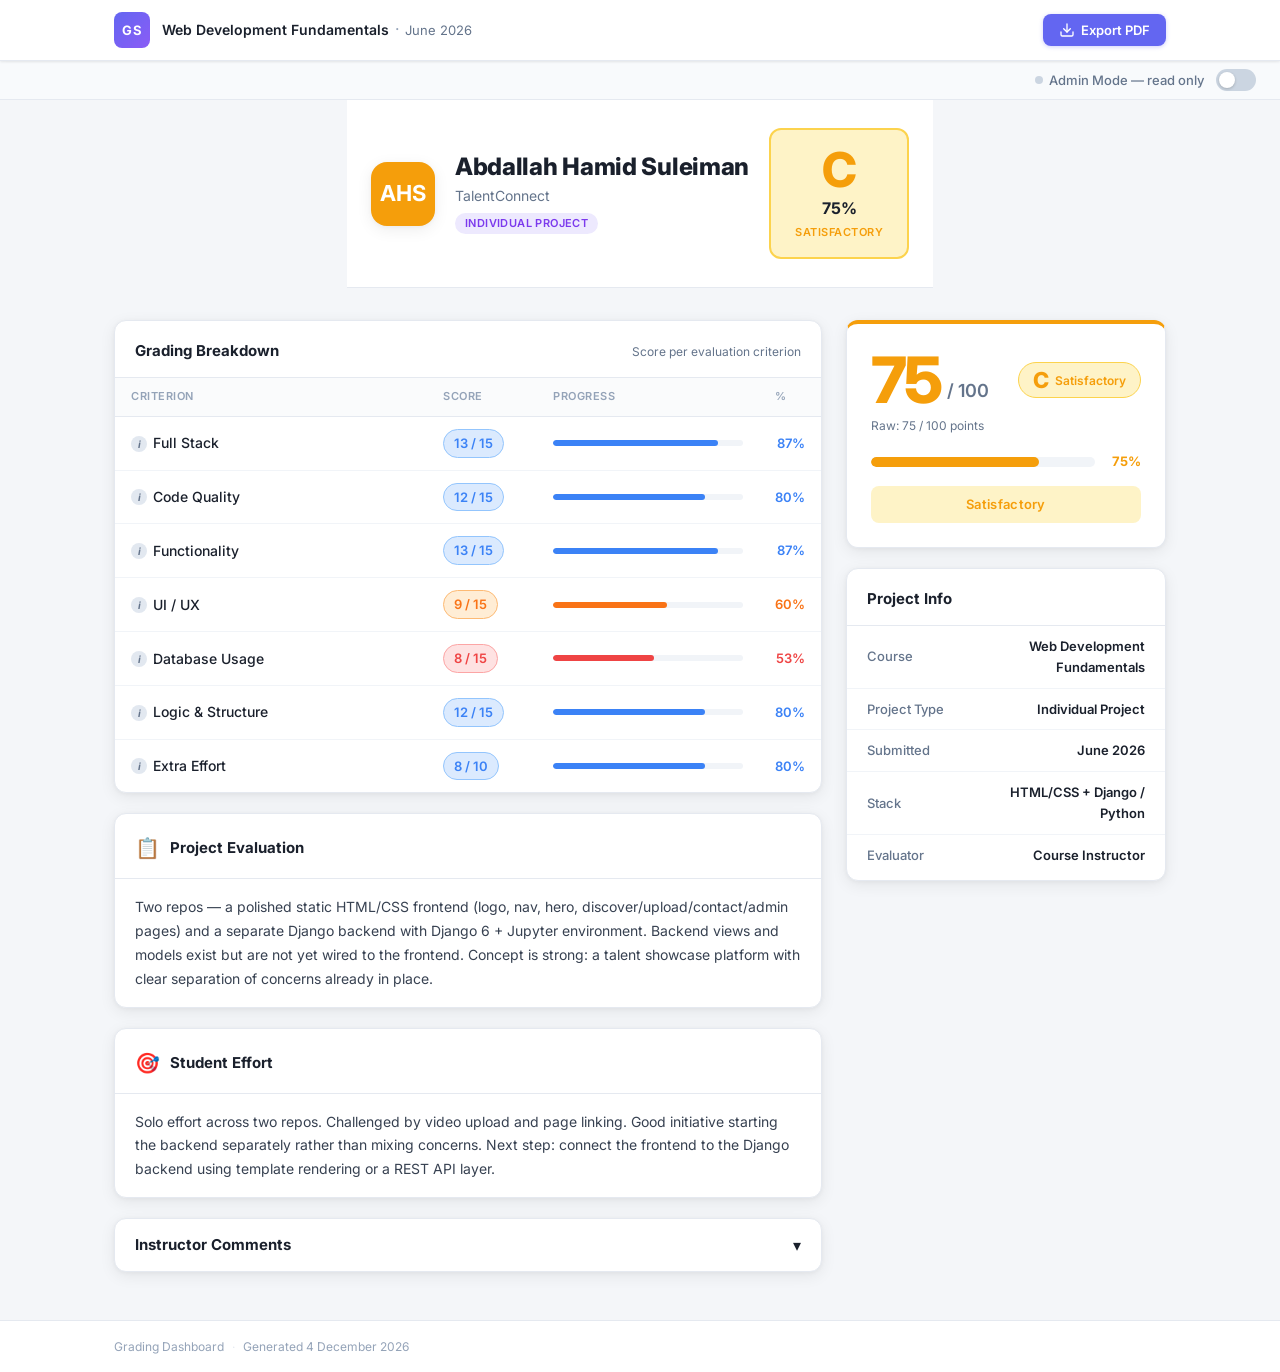
<file: grading/abdalla/index.html>
<!DOCTYPE html>
<html lang="en">
<head>
  <meta charset="UTF-8" />
  <meta name="viewport" content="width=device-width, initial-scale=1.0" />
  <title>Grading Dashboard – Abdallah Hamid Suleiman</title>
  <link rel="stylesheet" href="styles.css" />
  <link href="https://fonts.googleapis.com/css2?family=Inter:wght@300;400;500;600;700;800&display=swap" rel="stylesheet" />
</head>
<body>
  <div id="root"></div>
  <script src="data.js"></script>
  <script src="utils.js"></script>
  <script src="components.js"></script>
  <script src="app.js"></script>
</body>
</html>
</file>
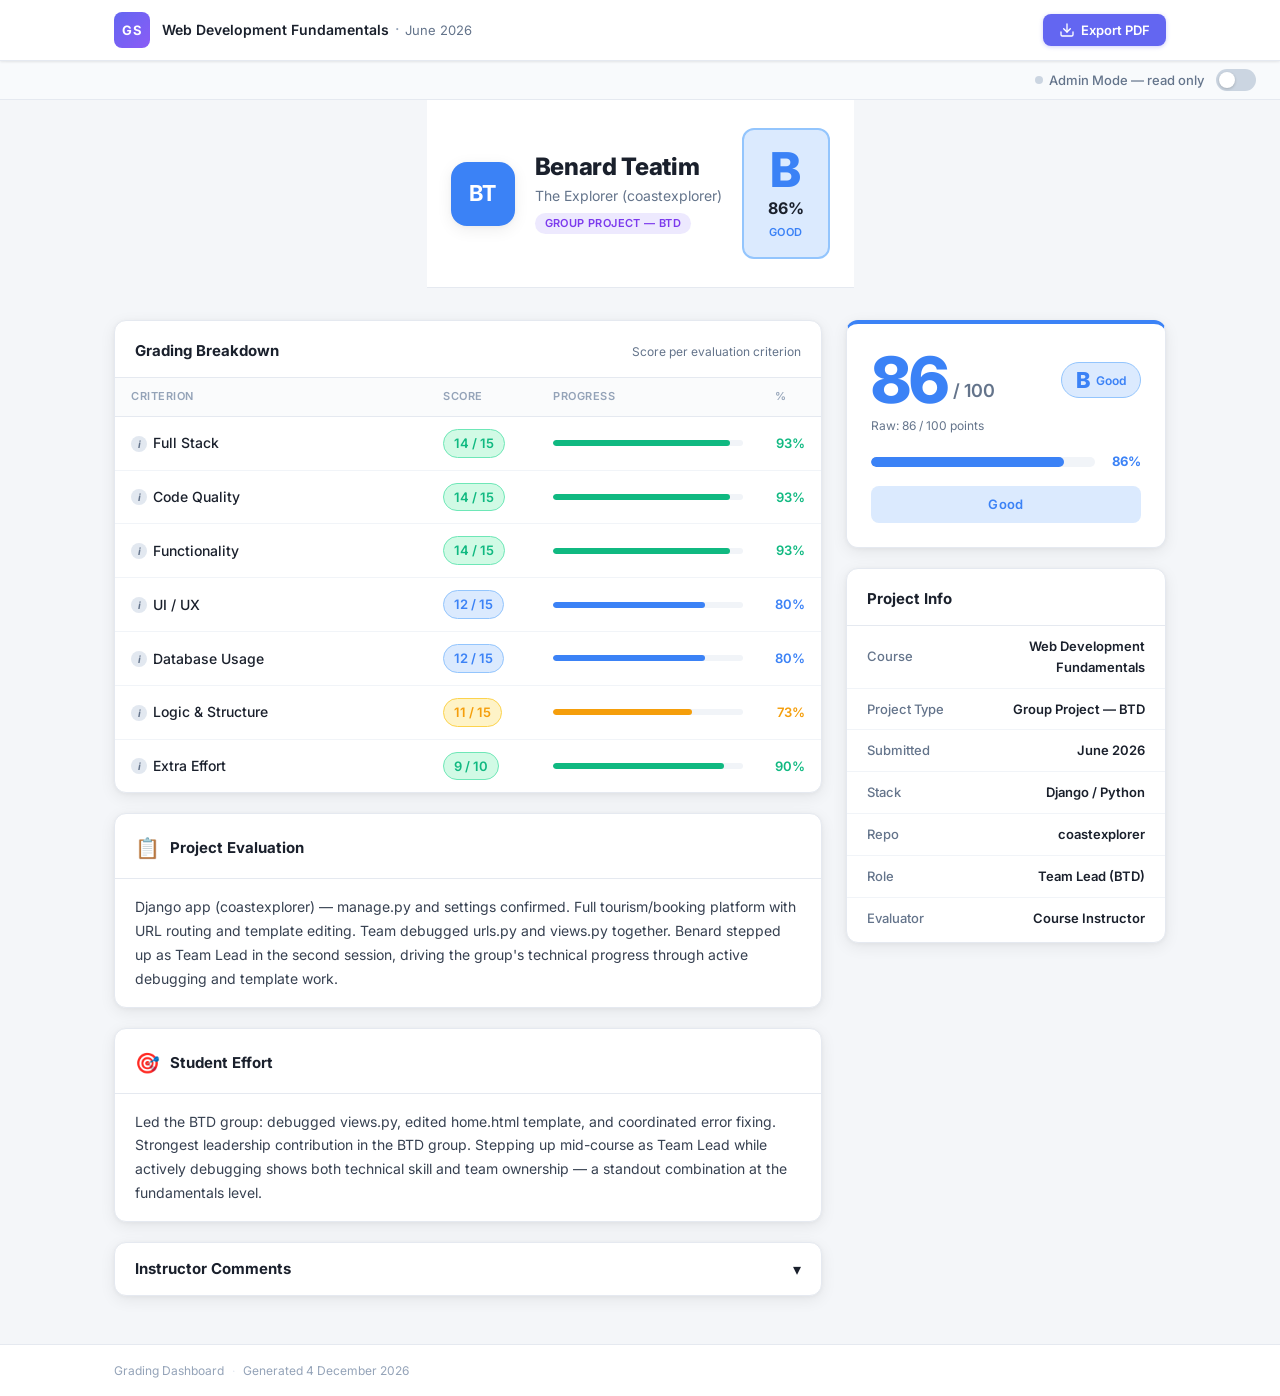
<file: grading/Benard/index.html>
<!DOCTYPE html>
<html lang="en">
<head>
  <meta charset="UTF-8" />
  <meta name="viewport" content="width=device-width, initial-scale=1.0" />
  <title>Grading Dashboard – Benard Teatim</title>
  <link rel="stylesheet" href="styles.css" />
  <link href="https://fonts.googleapis.com/css2?family=Inter:wght@300;400;500;600;700;800&display=swap" rel="stylesheet" />
</head>
<body>
  <div id="root"></div>
  <script src="data.js"></script>
  <script src="utils.js"></script>
  <script src="components.js"></script>
  <script src="app.js"></script>
</body>
</html>
</file>
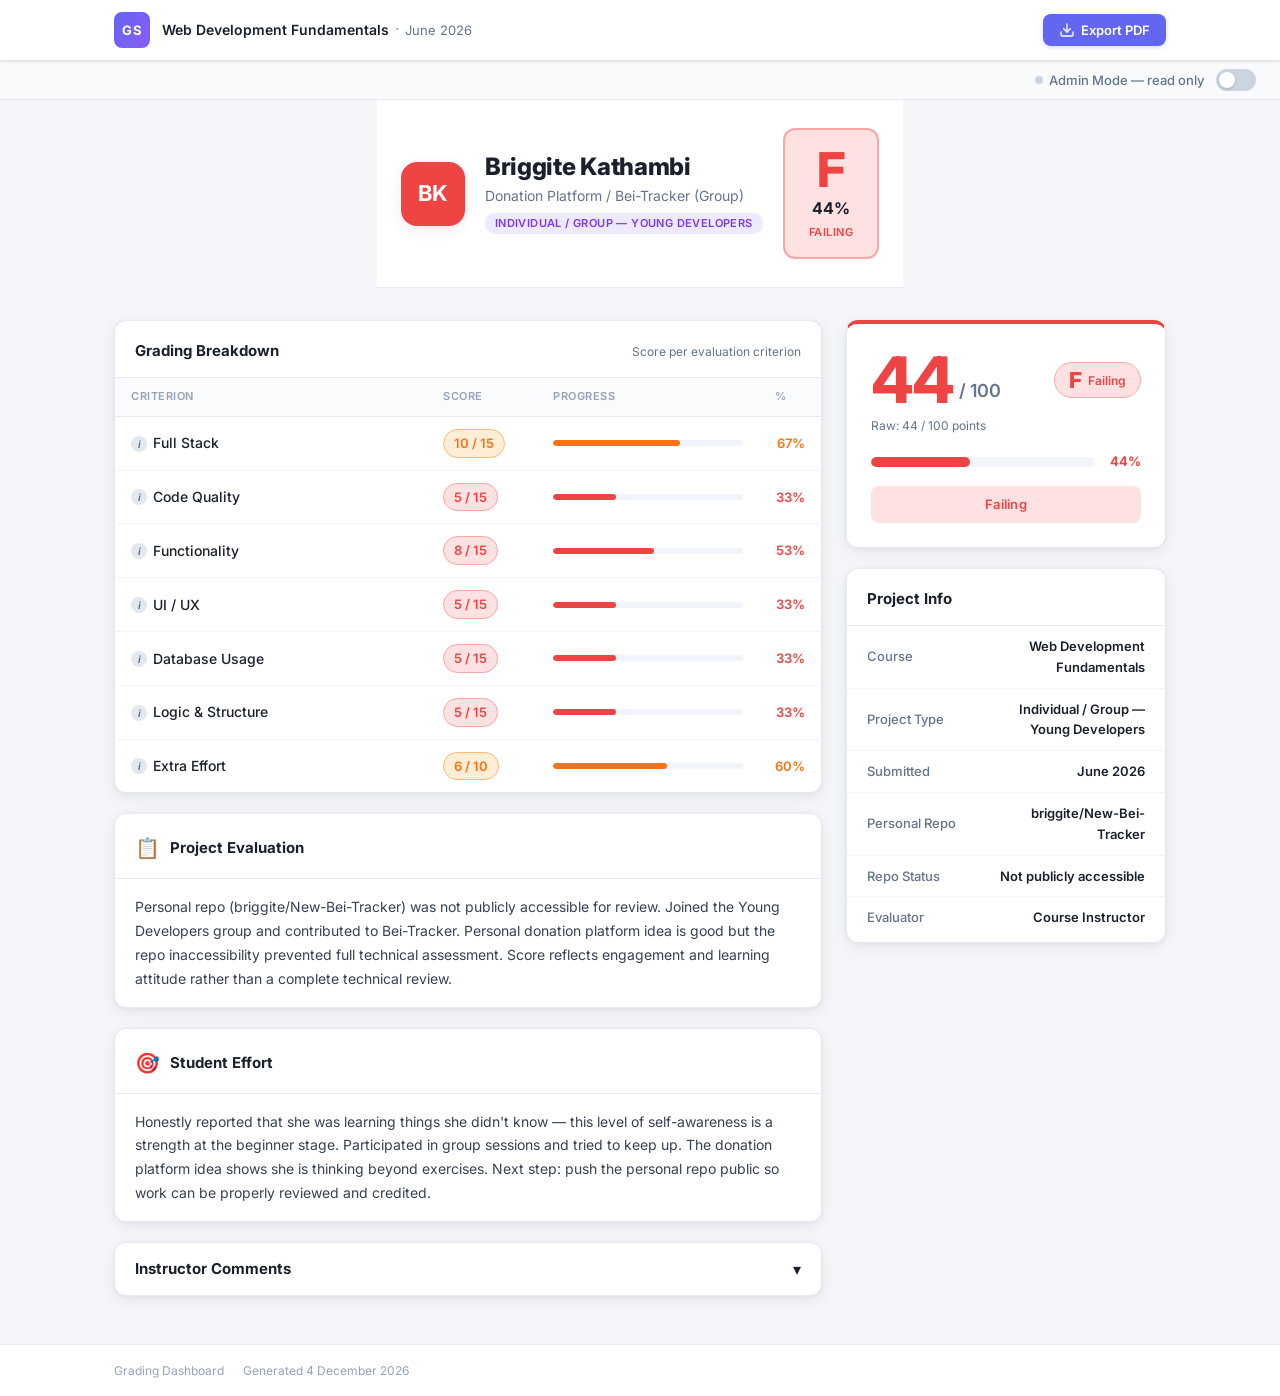
<file: grading/briggite/index.html>
<!DOCTYPE html>
<html lang="en">
<head>
  <meta charset="UTF-8" />
  <meta name="viewport" content="width=device-width, initial-scale=1.0" />
  <title>Grading Dashboard – Briggite Kathambi</title>
  <link rel="stylesheet" href="styles.css" />
  <link href="https://fonts.googleapis.com/css2?family=Inter:wght@300;400;500;600;700;800&display=swap" rel="stylesheet" />
</head>
<body>
  <div id="root"></div>
  <script src="data.js"></script>
  <script src="utils.js"></script>
  <script src="components.js"></script>
  <script src="app.js"></script>
</body>
</html>
</file>
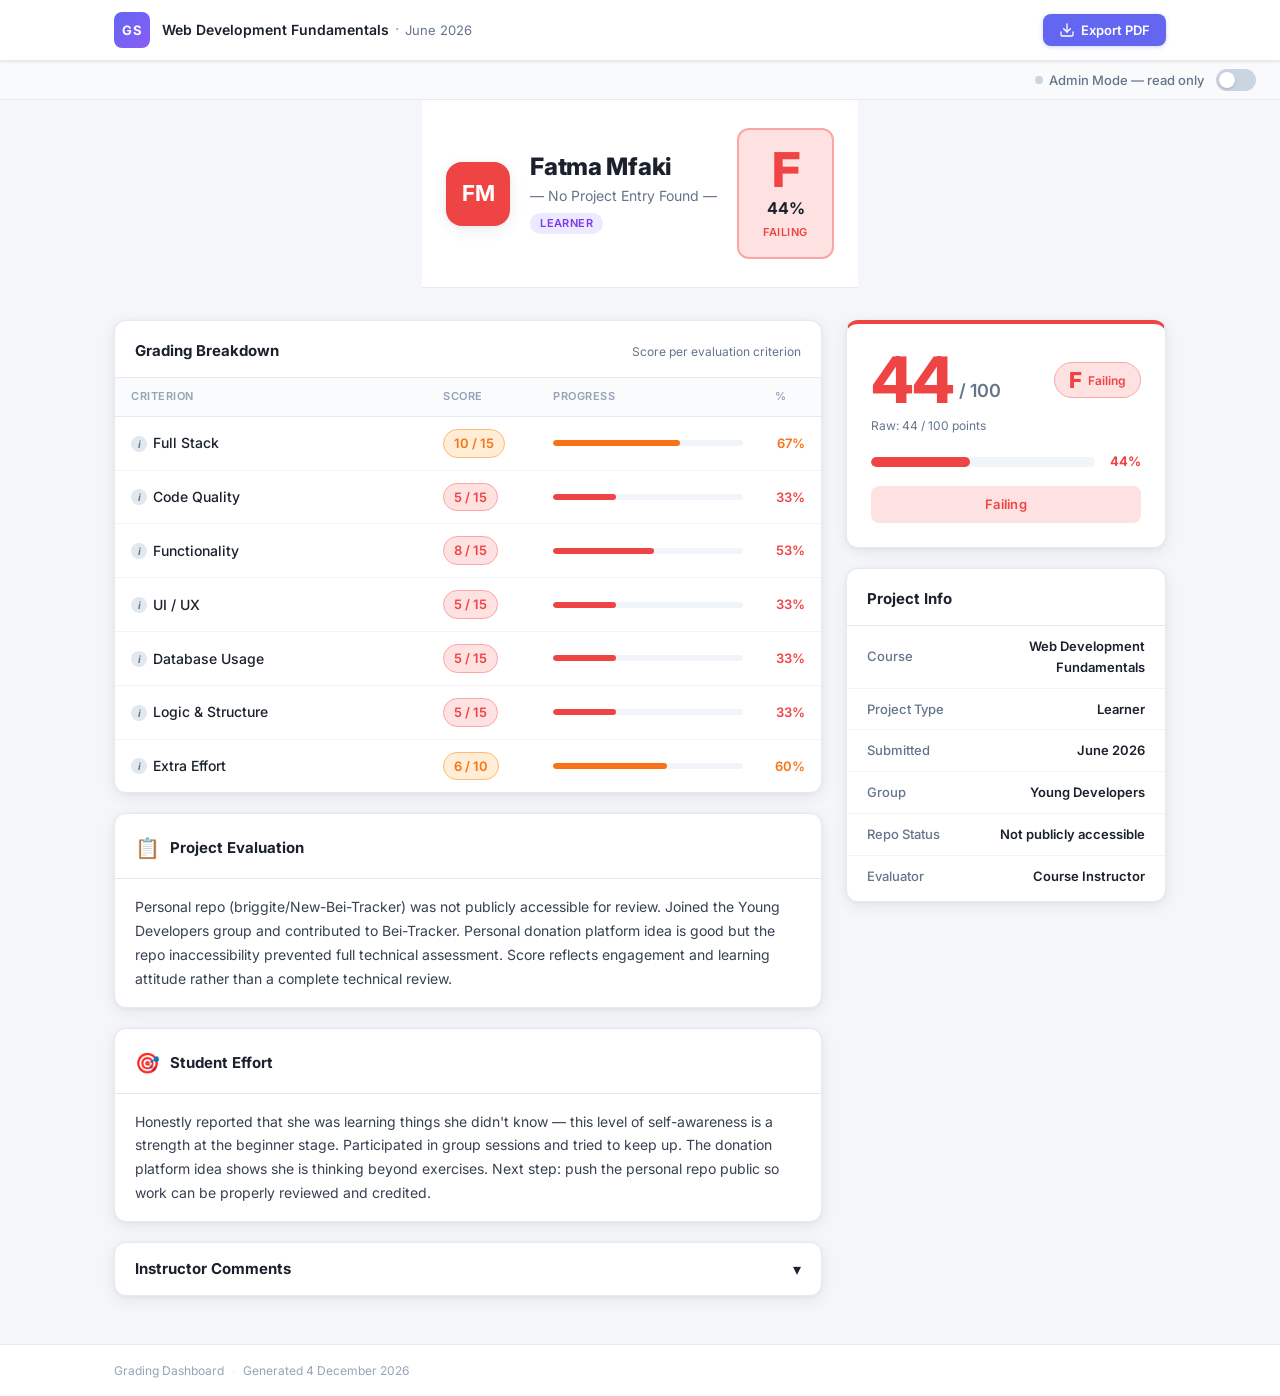
<file: grading/Fatma/index.html>
<!DOCTYPE html>
<html lang="en">
<head>
  <meta charset="UTF-8" />
  <meta name="viewport" content="width=device-width, initial-scale=1.0" />
  <title>Grading Dashboard – Fatma Mfaki</title>
  <link rel="stylesheet" href="styles.css" />
  <link href="https://fonts.googleapis.com/css2?family=Inter:wght@300;400;500;600;700;800&display=swap" rel="stylesheet" />
</head>
<body>
  <div id="root"></div>
  <script src="data.js"></script>
  <script src="utils.js"></script>
  <script src="components.js"></script>
  <script src="app.js"></script>
</body>
</html>
</file>
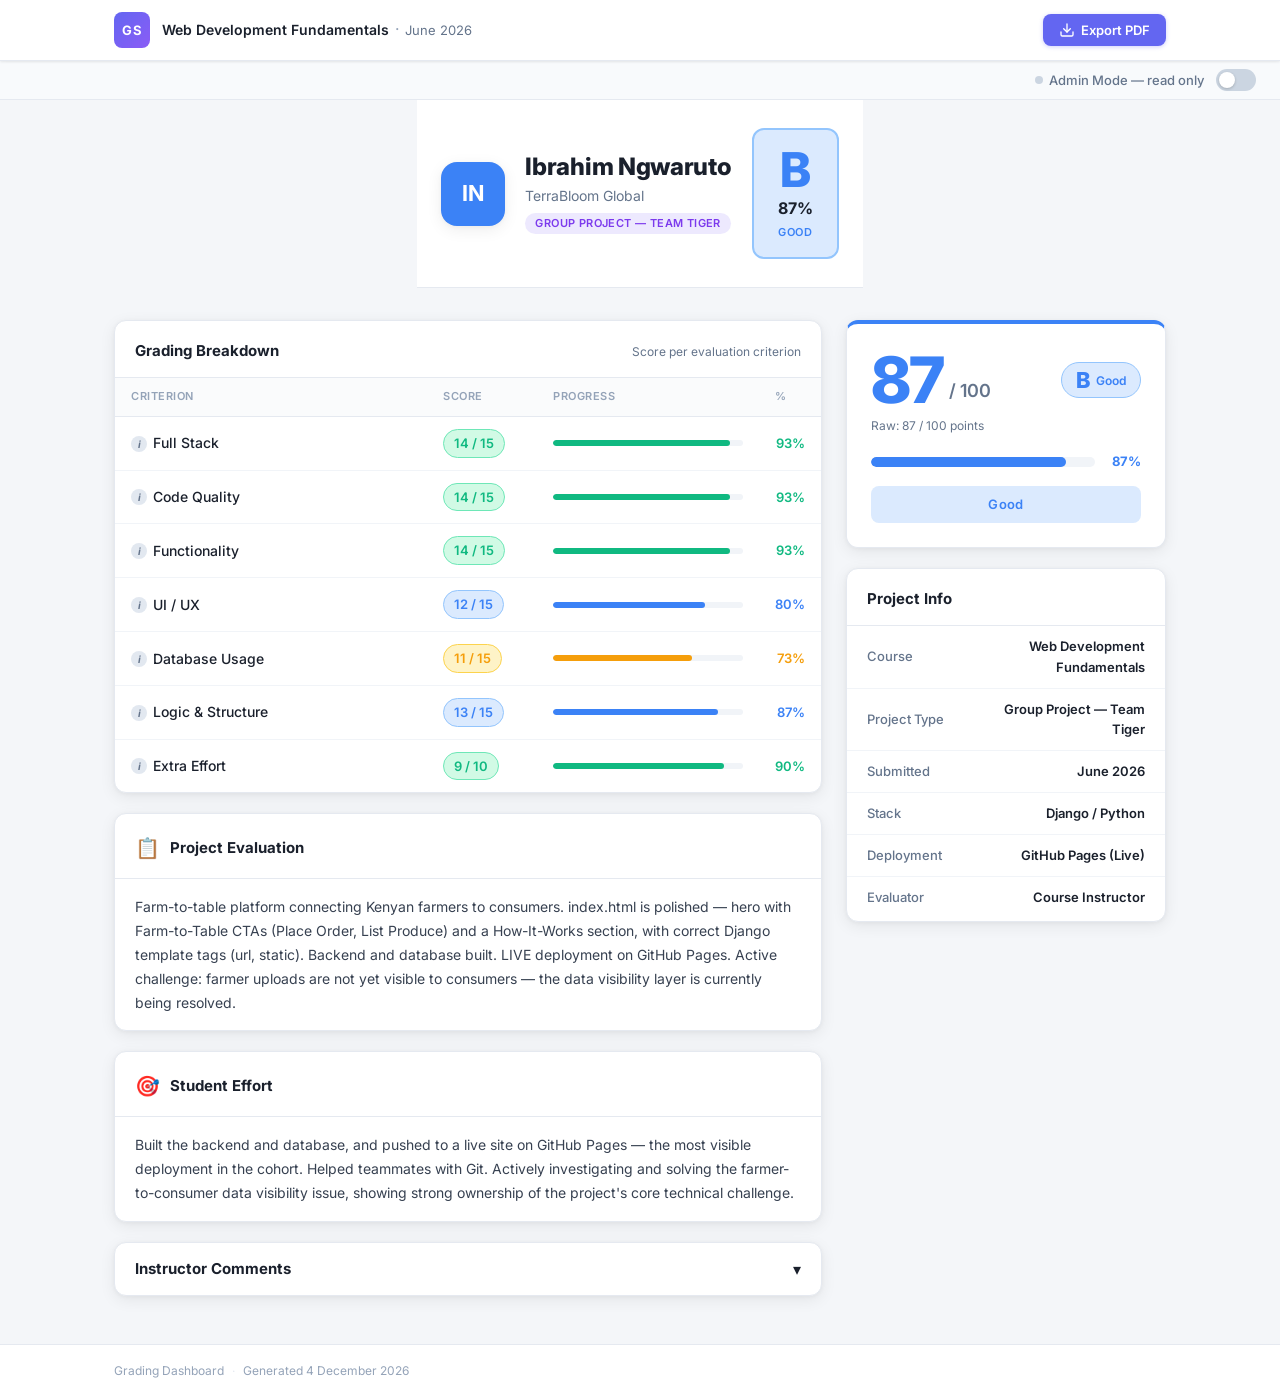
<file: grading/Ibrahim/index.html>
<!DOCTYPE html>
<html lang="en">
<head>
  <meta charset="UTF-8" />
  <meta name="viewport" content="width=device-width, initial-scale=1.0" />
  <title>Grading Dashboard – Ibrahim Ngwaruto</title>
  <link rel="stylesheet" href="styles.css" />
  <link href="https://fonts.googleapis.com/css2?family=Inter:wght@300;400;500;600;700;800&display=swap" rel="stylesheet" />
</head>
<body>
  <div id="root"></div>
  <script src="data.js"></script>
  <script src="utils.js"></script>
  <script src="components.js"></script>
  <script src="app.js"></script>
</body>
</html>
</file>
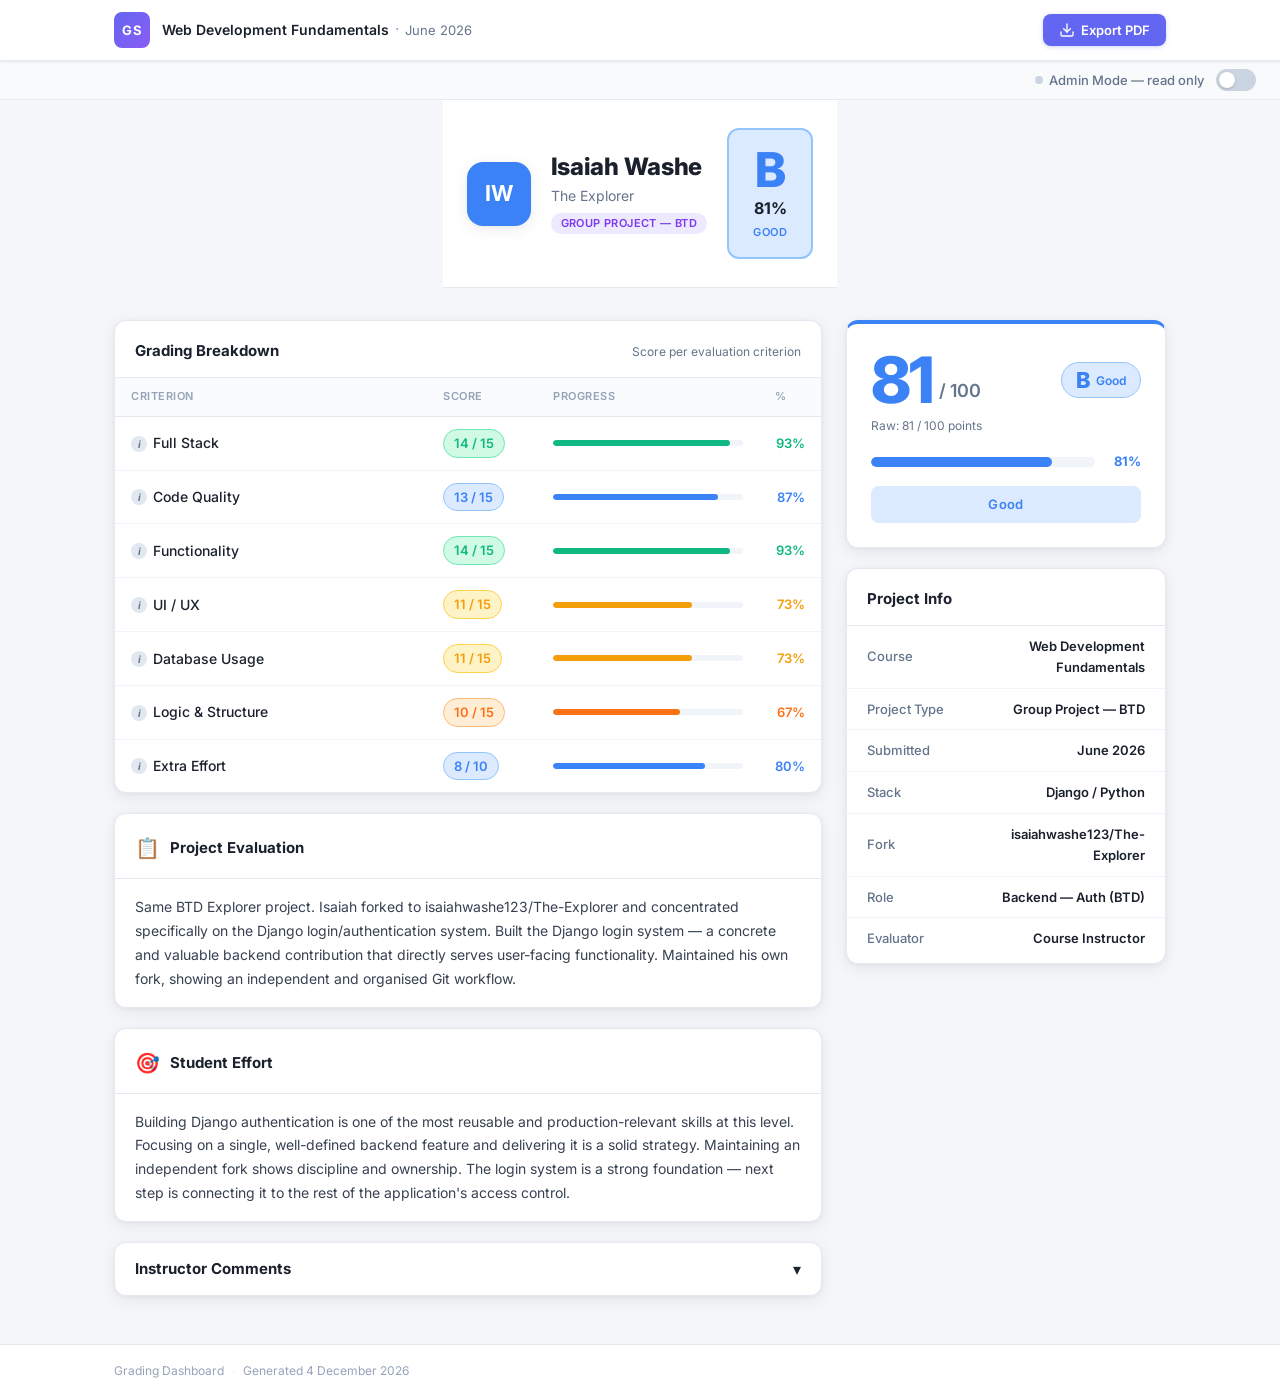
<file: grading/Isaiah/index.html>
<!DOCTYPE html>
<html lang="en">
<head>
  <meta charset="UTF-8" />
  <meta name="viewport" content="width=device-width, initial-scale=1.0" />
  <title>Grading Dashboard – Isaiah Washe</title>
  <link rel="stylesheet" href="styles.css" />
  <link href="https://fonts.googleapis.com/css2?family=Inter:wght@300;400;500;600;700;800&display=swap" rel="stylesheet" />
</head>
<body>
  <div id="root"></div>
  <script src="data.js"></script>
  <script src="utils.js"></script>
  <script src="components.js"></script>
  <script src="app.js"></script>
</body>
</html>
</file>
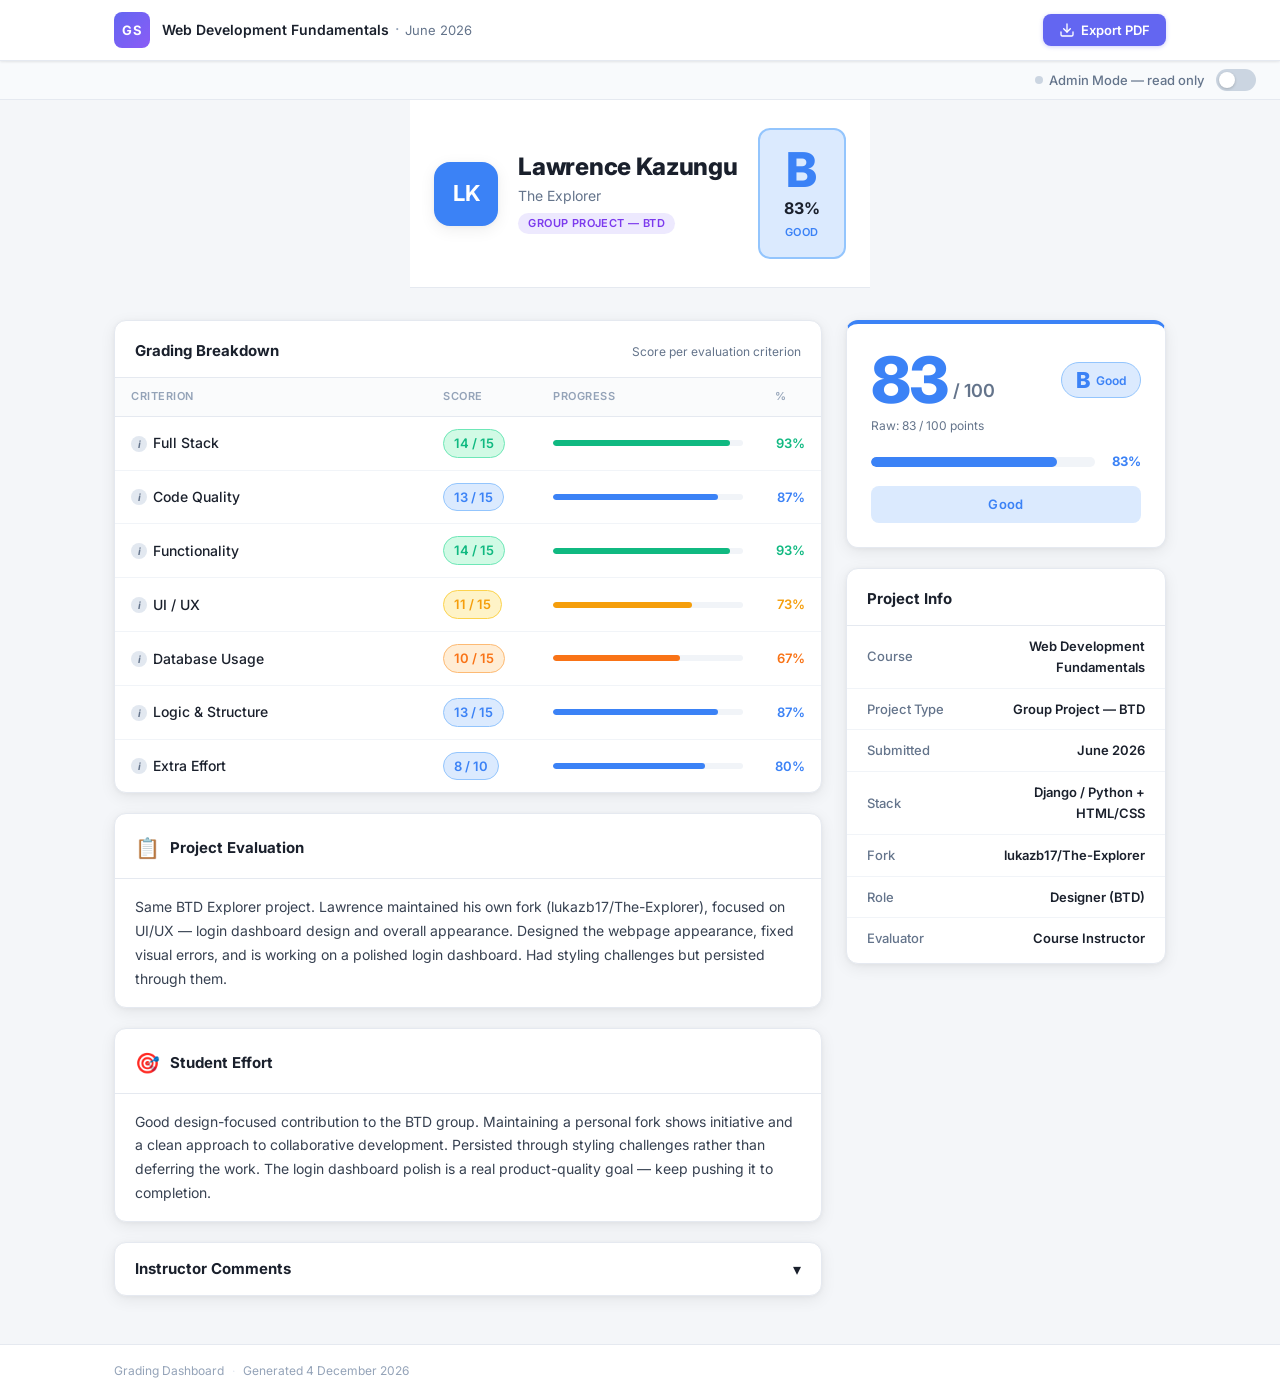
<file: grading/Lawrence/index.html>
<!DOCTYPE html>
<html lang="en">
<head>
  <meta charset="UTF-8" />
  <meta name="viewport" content="width=device-width, initial-scale=1.0" />
  <title>Grading Dashboard – Lawrence Kazungu</title>
  <link rel="stylesheet" href="styles.css" />
  <link href="https://fonts.googleapis.com/css2?family=Inter:wght@300;400;500;600;700;800&display=swap" rel="stylesheet" />
</head>
<body>
  <div id="root"></div>
  <script src="data.js"></script>
  <script src="utils.js"></script>
  <script src="components.js"></script>
  <script src="app.js"></script>
</body>
</html>
</file>
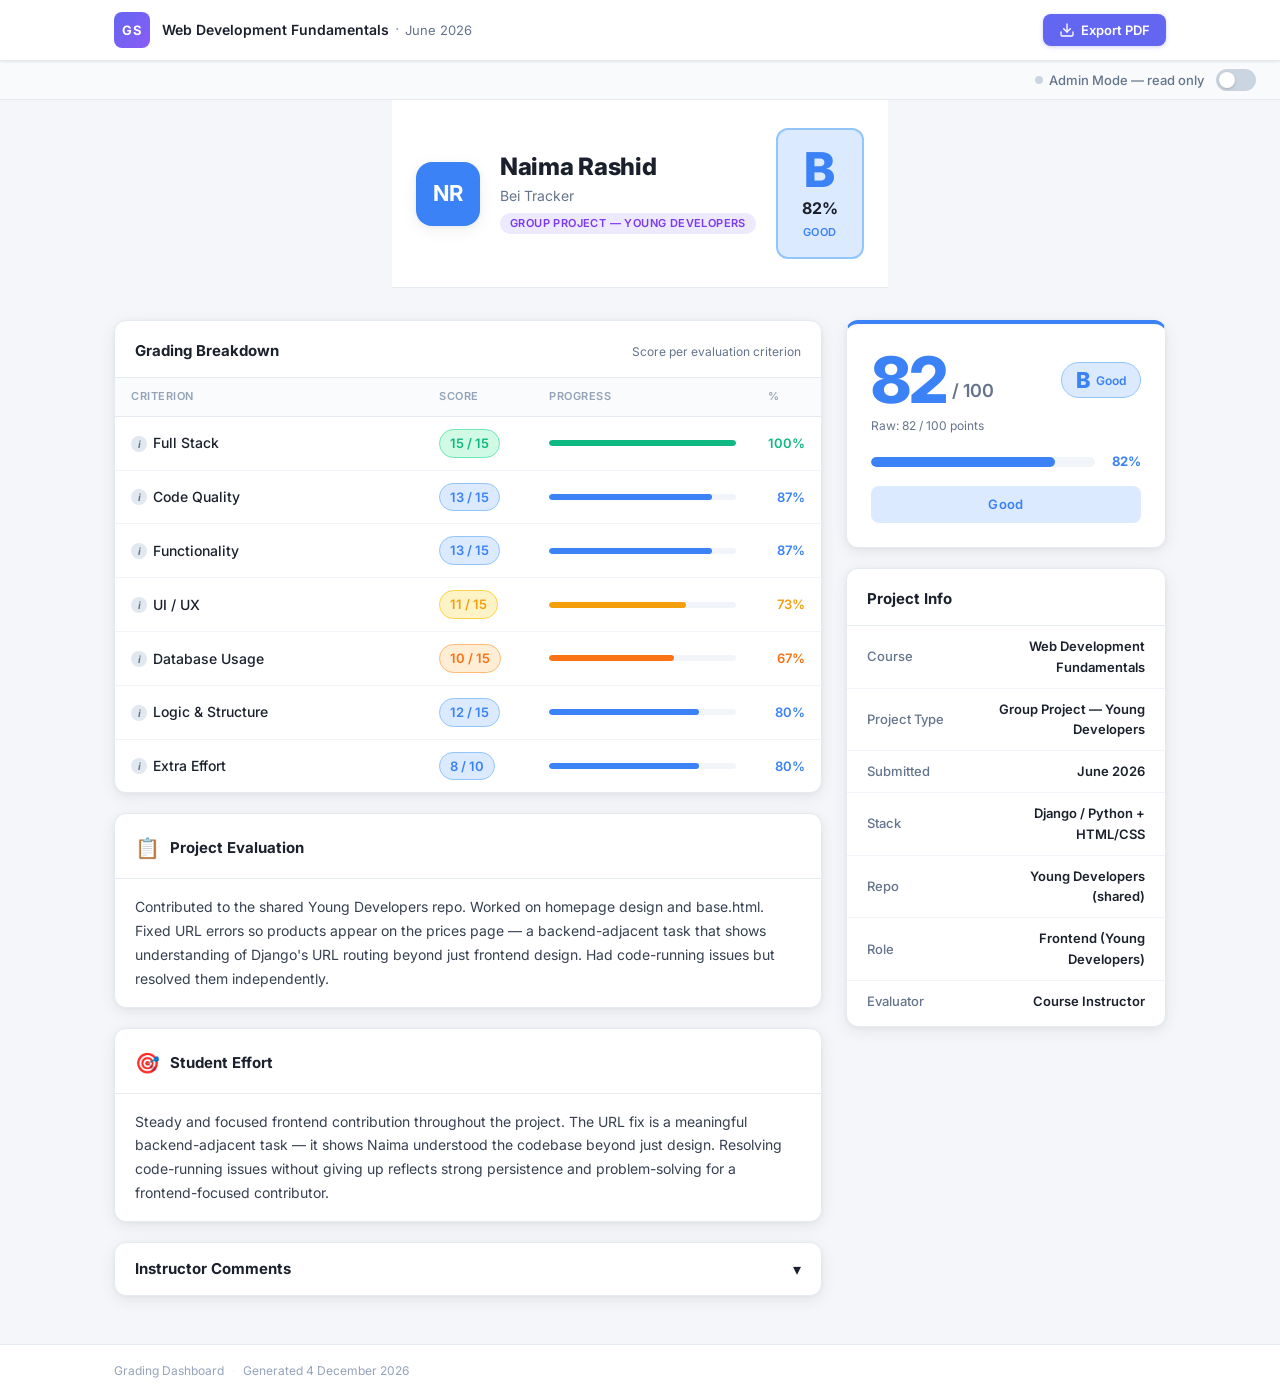
<file: grading/Naima/index.html>
<!DOCTYPE html>
<html lang="en">
<head>
  <meta charset="UTF-8" />
  <meta name="viewport" content="width=device-width, initial-scale=1.0" />
  <title>Grading Dashboard – Naima Rashid</title>
  <link rel="stylesheet" href="styles.css" />
  <link href="https://fonts.googleapis.com/css2?family=Inter:wght@300;400;500;600;700;800&display=swap" rel="stylesheet" />
</head>
<body>
  <div id="root"></div>
  <script src="data.js"></script>
  <script src="utils.js"></script>
  <script src="components.js"></script>
  <script src="app.js"></script>
</body>
</html>
</file>
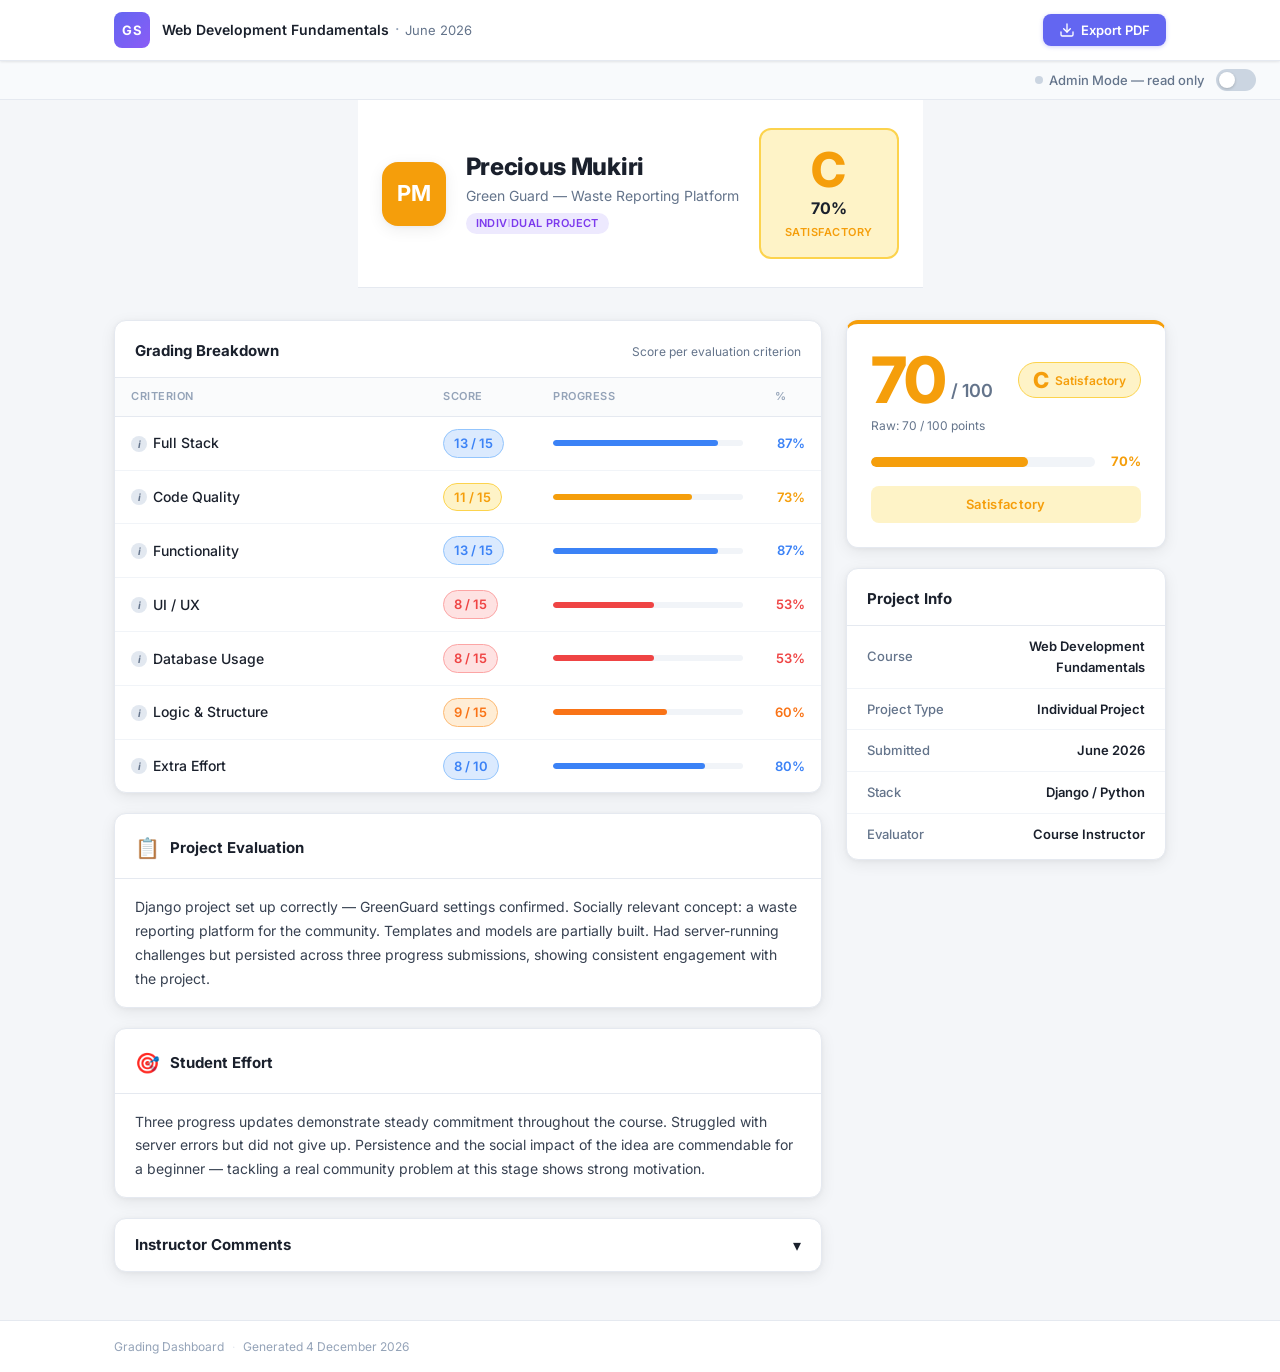
<file: grading/precious/index.html>
<!DOCTYPE html>
<html lang="en">
<head>
  <meta charset="UTF-8" />
  <meta name="viewport" content="width=device-width, initial-scale=1.0" />
  <title>Grading Dashboard – Precious Mukiri</title>
  <link rel="stylesheet" href="styles.css" />
  <link href="https://fonts.googleapis.com/css2?family=Inter:wght@300;400;500;600;700;800&display=swap" rel="stylesheet" />
</head>
<body>
  <div id="root"></div>
  <script src="data.js"></script>
  <script src="utils.js"></script>
  <script src="components.js"></script>
  <script src="app.js"></script>
</body>
</html>
</file>
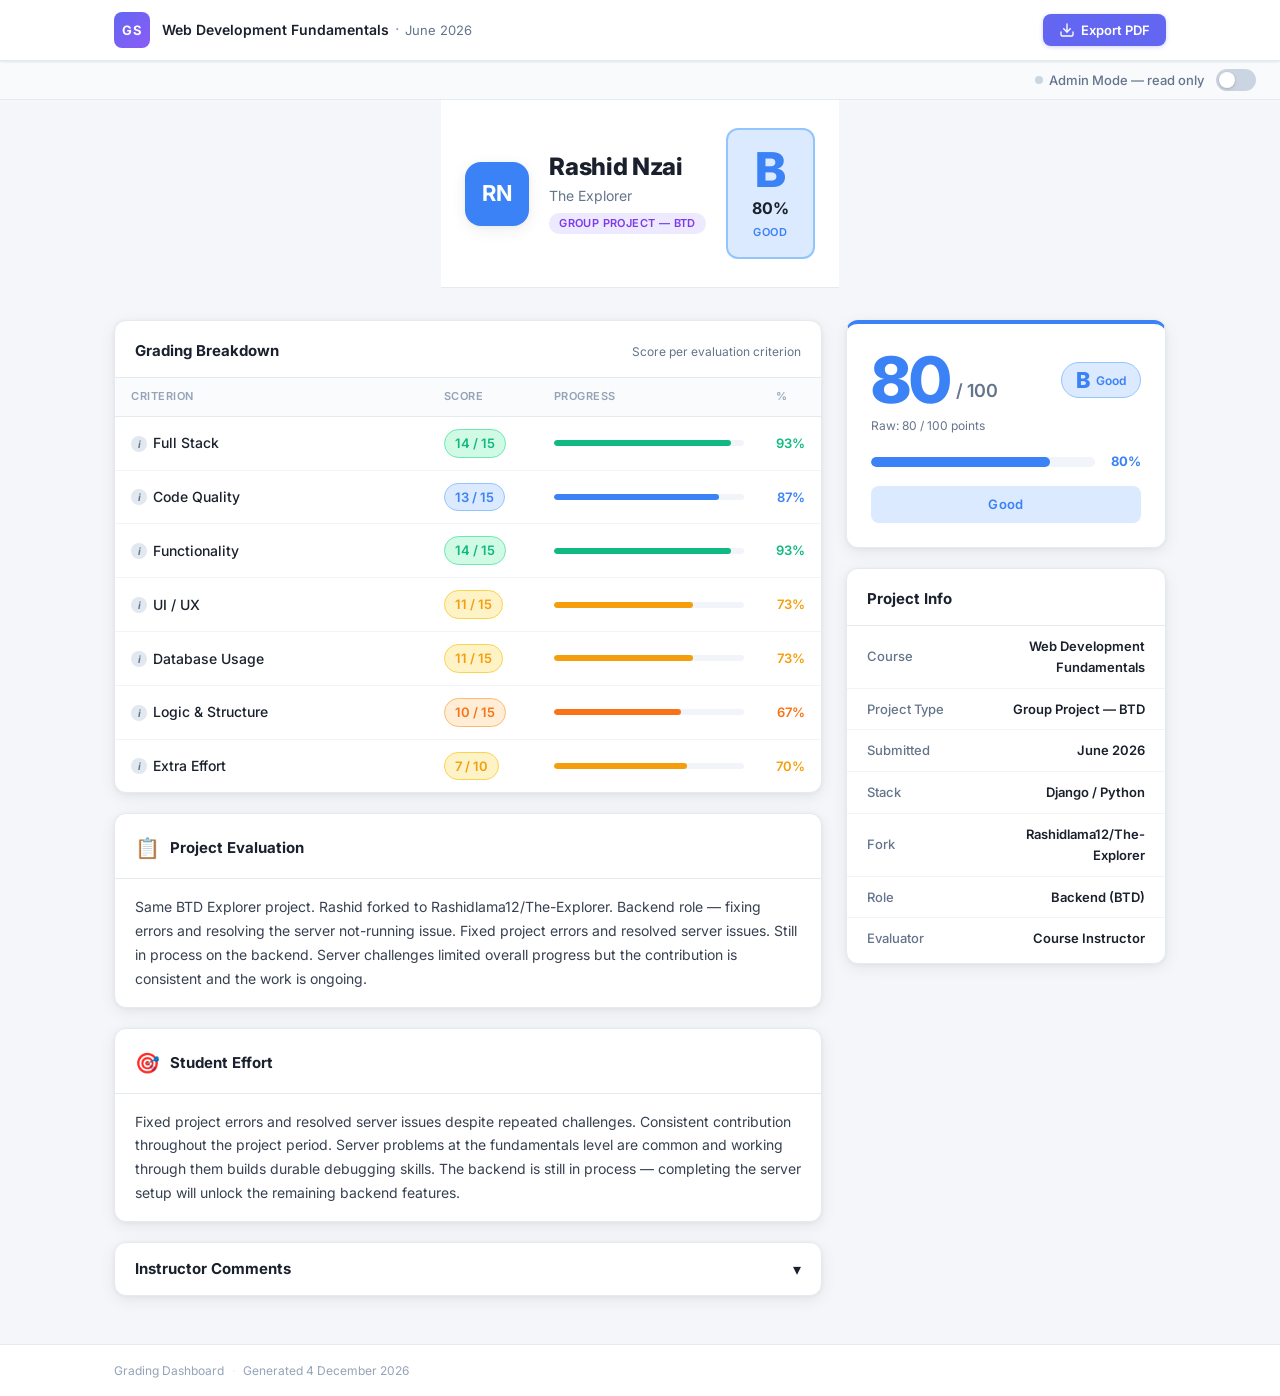
<file: grading/Rashid/index.html>
<!DOCTYPE html>
<html lang="en">
<head>
  <meta charset="UTF-8" />
  <meta name="viewport" content="width=device-width, initial-scale=1.0" />
  <title>Grading Dashboard – Rashid Nzai</title>
  <link rel="stylesheet" href="styles.css" />
  <link href="https://fonts.googleapis.com/css2?family=Inter:wght@300;400;500;600;700;800&display=swap" rel="stylesheet" />
</head>
<body>
  <div id="root"></div>
  <script src="data.js"></script>
  <script src="utils.js"></script>
  <script src="components.js"></script>
  <script src="app.js"></script>
</body>
</html>
</file>
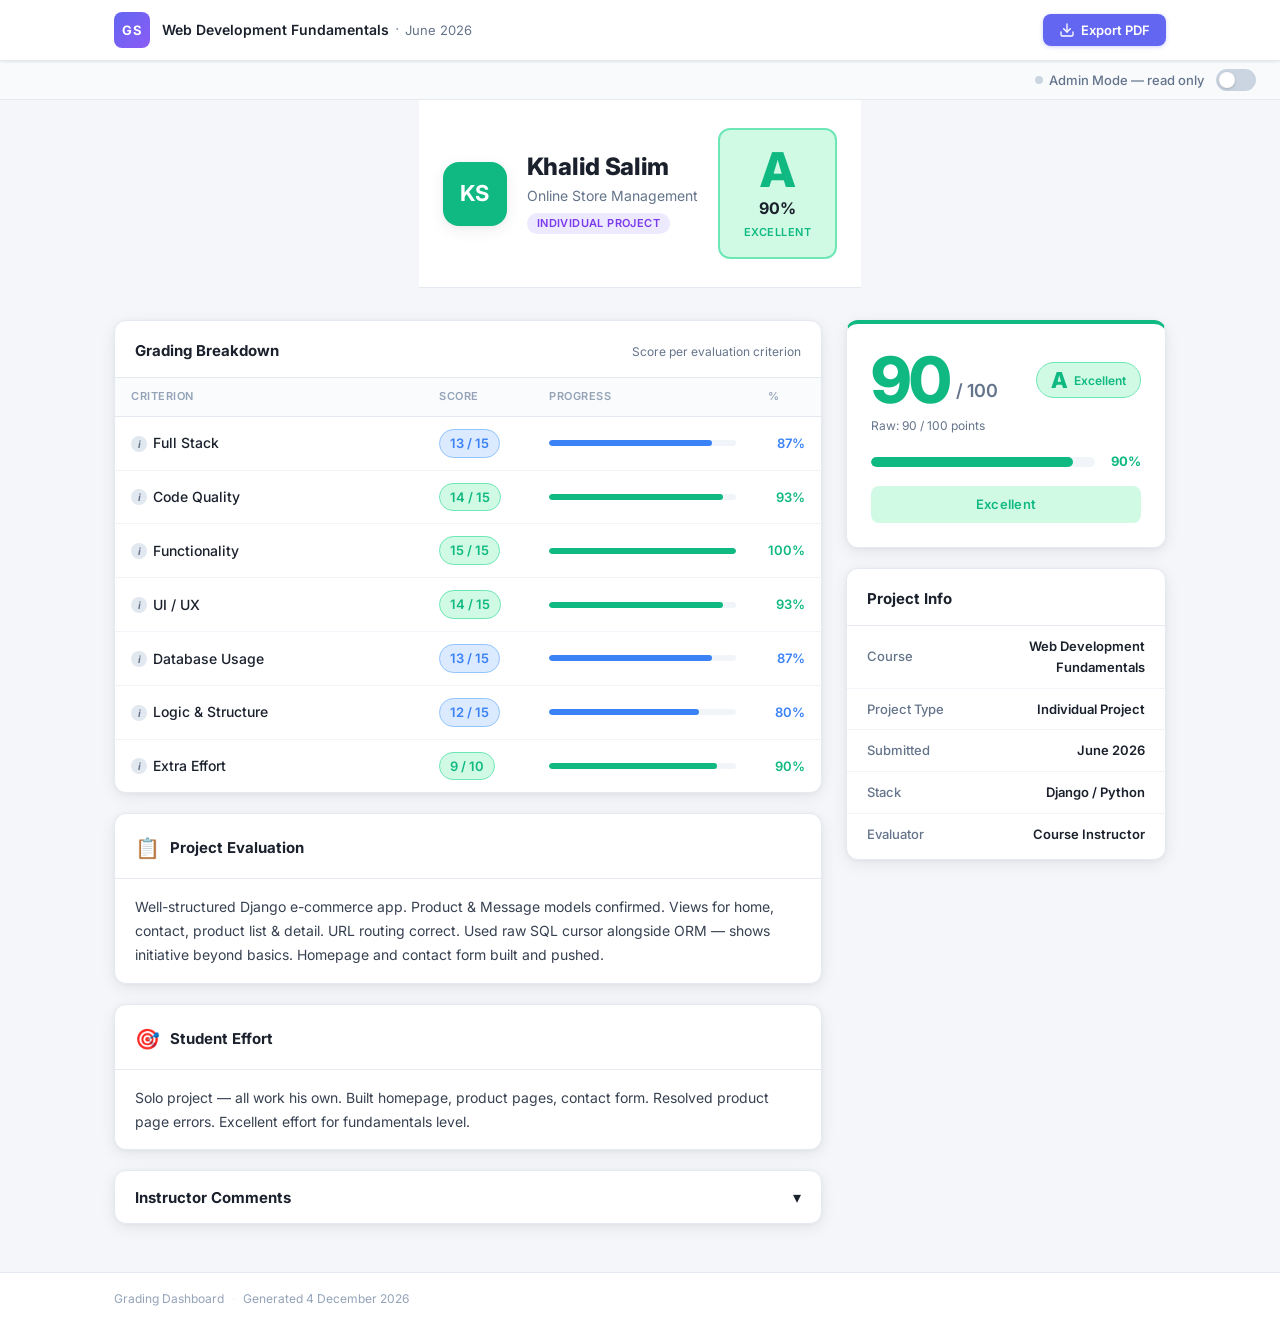
<file: grading/salim/index.html>
<!DOCTYPE html>
<html lang="en">
<head>
  <meta charset="UTF-8" />
  <meta name="viewport" content="width=device-width, initial-scale=1.0" />
  <title>Grading Dashboard – Khalid Salim</title>
  <link rel="stylesheet" href="styles.css" />
  <link href="https://fonts.googleapis.com/css2?family=Inter:wght@300;400;500;600;700;800&display=swap" rel="stylesheet" />
</head>
<body>
  <div id="root"></div>
  <script src="data.js"></script>
  <script src="utils.js"></script>
  <script src="components.js"></script>
  <script src="app.js"></script>
</body>
</html>
</file>
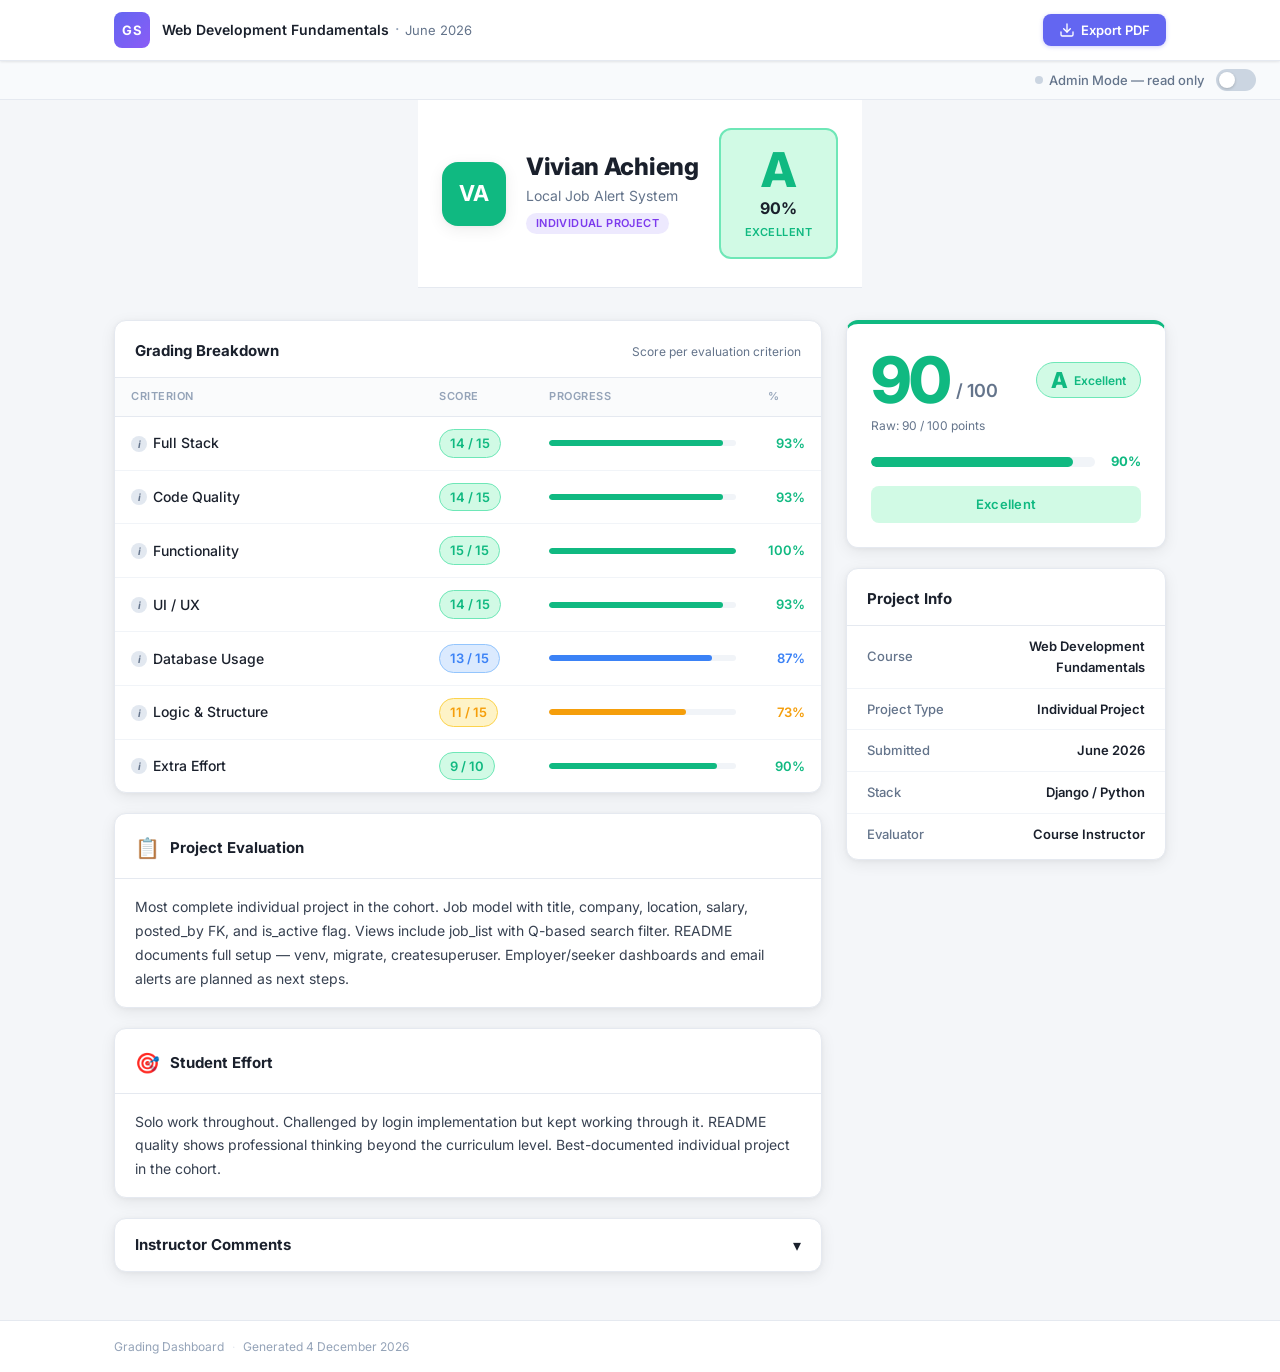
<file: grading/vivian/index.html>
<!DOCTYPE html>
<html lang="en">
<head>
  <meta charset="UTF-8" />
  <meta name="viewport" content="width=device-width, initial-scale=1.0" />
  <title>Grading Dashboard – Vivian Achieng</title>
  <link rel="stylesheet" href="styles.css" />
  <link href="https://fonts.googleapis.com/css2?family=Inter:wght@300;400;500;600;700;800&display=swap" rel="stylesheet" />
</head>
<body>
  <div id="root"></div>
  <script src="data.js"></script>
  <script src="utils.js"></script>
  <script src="components.js"></script>
  <script src="app.js"></script>
</body>
</html>
</file>
<file: grading/abdalla/styles.css>
/* ============================================================
   Grading Dashboard – Styles
   ============================================================ */

/* ── Reset & Base ─────────────────────────────────────────── */
*, *::before, *::after { box-sizing: border-box; margin: 0; padding: 0; }

:root {
  --bg:        #f4f6f9;
  --surface:   #ffffff;
  --border:    #e5e9f0;
  --text:      #1a202c;
  --text-muted:#64748b;
  --text-light:#94a3b8;
  --radius:    12px;
  --shadow-sm: 0 1px 3px rgba(0,0,0,.06), 0 1px 2px rgba(0,0,0,.04);
  --shadow:    0 4px 16px rgba(0,0,0,.07), 0 1px 4px rgba(0,0,0,.04);
  --shadow-lg: 0 8px 32px rgba(0,0,0,.10), 0 2px 8px rgba(0,0,0,.05);
  --font:      'Inter', system-ui, -apple-system, sans-serif;
  --transition: 200ms cubic-bezier(.4,0,.2,1);
}

html { font-size: 16px; scroll-behavior: smooth; }

body {
  font-family: var(--font);
  background: var(--bg);
  color: var(--text);
  line-height: 1.6;
  min-height: 100vh;
}

/* ── Layout ───────────────────────────────────────────────── */
.container {
  max-width: 1100px;
  margin: 0 auto;
  padding: 0 24px;
}

.app { min-height: 100vh; display: flex; flex-direction: column; }

.main {
  display: grid;
  grid-template-columns: 1fr 320px;
  gap: 24px;
  padding: 32px 24px 48px;
  flex: 1;
}

.col-left  { display: flex; flex-direction: column; gap: 20px; min-width: 0; }
.col-right { display: flex; flex-direction: column; gap: 20px; }

/* ── Navbar ───────────────────────────────────────────────── */
.navbar {
  background: var(--surface);
  border-bottom: 1px solid var(--border);
  position: sticky;
  top: 0;
  z-index: 100;
  box-shadow: var(--shadow-sm);
}

.navbar-inner {
  display: flex;
  align-items: center;
  justify-content: space-between;
  height: 60px;
}

.navbar-brand { display: flex; align-items: center; gap: 12px; }

.navbar-logo {
  width: 36px; height: 36px;
  background: linear-gradient(135deg, #6366f1, #8b5cf6);
  color: #fff;
  border-radius: 8px;
  display: flex; align-items: center; justify-content: center;
  font-weight: 700; font-size: 13px; letter-spacing: .5px;
  flex-shrink: 0;
}

.navbar-text { display: flex; align-items: center; gap: 6px; flex-wrap: wrap; }
.navbar-course { font-size: 14px; font-weight: 600; color: var(--text); }
.navbar-divider { color: var(--text-light); }
.navbar-semester { font-size: 13px; color: var(--text-muted); }

.navbar-actions { display: flex; align-items: center; gap: 10px; }

/* ── Buttons ──────────────────────────────────────────────── */
.btn {
  display: inline-flex; align-items: center; gap: 6px;
  padding: 8px 16px;
  border: none; border-radius: 8px;
  font-family: var(--font); font-size: 13px; font-weight: 600;
  cursor: pointer; transition: var(--transition);
  line-height: 1;
}

.btn-export {
  background: #6366f1;
  color: #fff;
  box-shadow: 0 1px 4px rgba(99,102,241,.3);
}
.btn-export:hover { background: #4f46e5; transform: translateY(-1px); box-shadow: 0 3px 8px rgba(99,102,241,.35); }
.btn-export:active { transform: translateY(0); }
.btn-export svg { display: block; }

/* ── Admin Bar ────────────────────────────────────────────── */
.admin-bar {
  background: #f8fafc;
  border-bottom: 1px solid var(--border);
  display: flex; align-items: center; justify-content: flex-end;
  gap: 12px;
  padding: 8px 24px;
  font-size: 13px;
}

.admin-label { display: flex; align-items: center; gap: 6px; color: var(--text-muted); font-weight: 500; }

.admin-dot {
  width: 8px; height: 8px; border-radius: 50%;
  background: #cbd5e1;
  transition: background var(--transition);
}
.admin-dot--on { background: #10b981; }

.toggle-btn {
  width: 40px; height: 22px; border-radius: 11px;
  background: #cbd5e1; border: none; cursor: pointer;
  position: relative; transition: background var(--transition);
  padding: 0;
}
.toggle-btn--on { background: #10b981; }

.toggle-thumb {
  position: absolute; top: 3px; left: 3px;
  width: 16px; height: 16px; border-radius: 50%;
  background: #fff;
  box-shadow: 0 1px 3px rgba(0,0,0,.2);
  transition: transform var(--transition);
  display: block;
}
.toggle-btn--on .toggle-thumb { transform: translateX(18px); }

/* ── Hero ─────────────────────────────────────────────────── */
.hero {
  display: flex; align-items: center; gap: 20px;
  padding: 28px 24px;
  background: var(--surface);
  border-bottom: 1px solid var(--border);
  flex-wrap: wrap;
}

.hero-avatar {
  width: 64px; height: 64px; border-radius: 16px;
  color: #fff; font-size: 22px; font-weight: 700;
  display: flex; align-items: center; justify-content: center;
  flex-shrink: 0;
  box-shadow: var(--shadow);
}

.hero-info { flex: 1; min-width: 0; }
.hero-name  { font-size: 24px; font-weight: 800; letter-spacing: -.3px; line-height: 1.2; }
.hero-project { font-size: 14px; color: var(--text-muted); margin-top: 3px; }
.hero-tag {
  display: inline-block; margin-top: 6px;
  padding: 2px 10px; border-radius: 20px;
  background: #ede9fe; color: #7c3aed;
  font-size: 11px; font-weight: 600; letter-spacing: .4px; text-transform: uppercase;
}

.hero-grade {
  text-align: center;
  padding: 16px 24px;
  border-radius: 12px;
  border: 2px solid;
  flex-shrink: 0;
}
.hero-grade-letter { font-size: 48px; font-weight: 800; line-height: 1; }
.hero-grade-pct    { font-size: 16px; font-weight: 700; margin-top: 2px; }
.hero-grade-label  { font-size: 11px; font-weight: 600; text-transform: uppercase; letter-spacing: .5px; margin-top: 2px; }

/* ── Cards ────────────────────────────────────────────────── */
.card {
  background: var(--surface);
  border-radius: var(--radius);
  border: 1px solid var(--border);
  box-shadow: var(--shadow);
  overflow: hidden;
  transition: box-shadow var(--transition);
}
.card:hover { box-shadow: var(--shadow-lg); }

.card-header {
  padding: 18px 20px 14px;
  border-bottom: 1px solid var(--border);
  display: flex; align-items: center; gap: 10px;
  flex-wrap: wrap;
}

.card-title {
  font-size: 15px; font-weight: 700; color: var(--text);
  flex: 1;
}

.card-subtitle { font-size: 12px; color: var(--text-muted); }

/* ── Grading Table ────────────────────────────────────────── */
.table-wrap { overflow-x: auto; }

.score-table {
  width: 100%; border-collapse: collapse;
  font-size: 14px;
}

.score-table thead th {
  text-align: left;
  padding: 10px 16px;
  font-size: 11px; font-weight: 600; text-transform: uppercase; letter-spacing: .5px;
  color: var(--text-light);
  background: #fafbfc;
  border-bottom: 1px solid var(--border);
}

.score-row { transition: background var(--transition); }
.score-row:hover { background: #f8fafc; }
.score-row:not(:last-child) td { border-bottom: 1px solid #f1f4f8; }

.score-table td { padding: 12px 16px; vertical-align: middle; }

.td-label { font-weight: 500; min-width: 150px; }
.td-score { width: 110px; }
.td-bar   { min-width: 120px; }
.td-pct   { width: 60px; font-weight: 600; font-size: 13px; text-align: right; }

.score-chip {
  display: inline-block;
  padding: 3px 10px; border-radius: 20px;
  font-size: 13px; font-weight: 600;
  border: 1px solid;
}

.score-input {
  width: 72px; padding: 5px 8px;
  border: 1px solid var(--border); border-radius: 6px;
  font-family: var(--font); font-size: 13px; font-weight: 600;
  color: var(--text); text-align: center;
  transition: border-color var(--transition);
}
.score-input:focus { outline: none; border-color: #6366f1; box-shadow: 0 0 0 3px rgba(99,102,241,.15); }

/* Mini progress bars in table */
.mini-bar-track {
  height: 6px; background: #f1f4f8; border-radius: 3px;
  overflow: hidden;
}
.mini-bar-fill {
  height: 100%; border-radius: 3px;
  transition: width 600ms cubic-bezier(.4,0,.2,1);
  width: 0;
}

/* ── Tooltips ─────────────────────────────────────────────── */
.tooltip-host { position: relative; display: inline-flex; align-items: center; }

.tooltip-box {
  position: absolute; bottom: calc(100% + 8px); left: 50%;
  transform: translateX(-50%);
  background: #1e293b; color: #f8fafc;
  font-size: 12px; line-height: 1.5;
  padding: 6px 10px; border-radius: 6px;
  white-space: nowrap; max-width: 260px; white-space: normal;
  pointer-events: none; opacity: 0;
  transition: opacity var(--transition);
  z-index: 200;
  box-shadow: var(--shadow-lg);
}

.tooltip-box::after {
  content: "";
  position: absolute; top: 100%; left: 50%;
  transform: translateX(-50%);
  border: 5px solid transparent;
  border-top-color: #1e293b;
}

.tooltip-host:hover .tooltip-box { opacity: 1; }

.label-text { display: flex; align-items: center; gap: 6px; cursor: default; }

.info-icon {
  width: 16px; height: 16px; border-radius: 50%;
  background: #e2e8f0; color: var(--text-muted);
  font-size: 10px; font-weight: 700; font-style: italic;
  display: flex; align-items: center; justify-content: center;
  flex-shrink: 0;
}

/* ── Summary Card ─────────────────────────────────────────── */
.summary-card { padding: 24px; }

.summary-top {
  display: flex; align-items: baseline; gap: 6px;
  margin-bottom: 4px;
}

.summary-score {
  font-size: 64px; font-weight: 800; line-height: 1;
  letter-spacing: -2px;
}

.summary-unit {
  font-size: 18px; font-weight: 600;
  color: var(--text-muted); align-self: flex-end; padding-bottom: 6px;
  flex: 1;
}

.summary-sub {
  font-size: 12px; color: var(--text-muted);
  margin-bottom: 16px;
}

/* Grade badge (used in summary) */
.grade-badge {
  display: inline-flex; align-items: center; gap: 6px;
  padding: 4px 10px; border-radius: 20px;
  border: 1.5px solid;
  font-weight: 700;
}

.grade-badge--lg {
  padding: 6px 14px;
  align-self: center;
}

.grade-badge__letter { font-size: 22px; font-weight: 800; line-height: 1; }
.grade-badge__label  { font-size: 12px; font-weight: 600; }

/* ── Progress Bar ─────────────────────────────────────────── */
.progress-wrapper {
  display: flex; align-items: center; gap: 10px;
  margin-bottom: 14px;
}

.progress-track {
  flex: 1; height: 10px; background: #f1f4f8;
  border-radius: 5px; overflow: hidden;
}

.progress-fill {
  height: 100%; border-radius: 5px;
  width: 0;
  transition: width 800ms cubic-bezier(.4,0,.2,1);
}

.progress-label { font-size: 13px; font-weight: 700; min-width: 36px; text-align: right; }

.summary-status {
  text-align: center;
  padding: 8px 14px; border-radius: 8px;
  font-size: 13px; font-weight: 600; letter-spacing: .3px;
}

/* ── Evaluation Cards ─────────────────────────────────────── */
.eval-card .card-header { gap: 10px; }
.eval-icon { font-size: 20px; }
.eval-text { padding: 16px 20px; font-size: 14px; color: #374151; line-height: 1.7; }

/* ── Meta Card ────────────────────────────────────────────── */
.meta-card { padding-bottom: 4px; }
.meta-row {
  display: flex; justify-content: space-between; align-items: center;
  padding: 10px 20px; font-size: 13px;
  border-bottom: 1px solid #f1f4f8;
}
.meta-row:last-child { border-bottom: none; }
.meta-key { color: var(--text-muted); font-weight: 500; }
.meta-val { color: var(--text); font-weight: 600; text-align: right; max-width: 55%; }

/* ── Instructor Comments ──────────────────────────────────── */
.comments-card { overflow: visible; }

.comments-toggle {
  display: flex; align-items: center; justify-content: space-between;
  width: 100%; padding: 16px 20px;
  background: none; border: none;
  font-family: var(--font); font-size: 15px; font-weight: 700;
  color: var(--text); cursor: pointer;
  transition: background var(--transition);
}
.comments-toggle:hover { background: #f8fafc; }

.chevron { font-size: 16px; transition: transform var(--transition); }

.comments-list { list-style: none; padding: 0 20px 16px; }

.comment-item {
  display: flex; gap: 10px;
  padding: 8px 0; font-size: 14px; color: #374151; line-height: 1.6;
  border-bottom: 1px dashed #f1f4f8;
}
.comment-item:last-child { border-bottom: none; }

.comment-bullet { color: #6366f1; font-size: 12px; padding-top: 3px; flex-shrink: 0; }

/* ── Footer ───────────────────────────────────────────────── */
.footer {
  background: var(--surface);
  border-top: 1px solid var(--border);
  padding: 16px 0;
  margin-top: auto;
}

.footer-inner {
  display: flex; align-items: center; gap: 8px;
  font-size: 12px; color: var(--text-light);
}
.footer-dot { color: var(--border); }

/* ── Print / PDF ──────────────────────────────────────────── */
@media print {
  .navbar, .admin-bar, .btn-export, #admin-panel { display: none !important; }
  body { background: #fff; }
  .card { box-shadow: none; border: 1px solid #ddd; }
  .hero { border-bottom: 1px solid #ddd; }
  .main { display: block; }
  .col-right { display: flex; flex-direction: row; flex-wrap: wrap; gap: 16px; margin-top: 20px; }
  .summary-card, .meta-card { flex: 1; min-width: 240px; }
}

/* ── Responsive ───────────────────────────────────────────── */
@media (max-width: 860px) {
  .main {
    grid-template-columns: 1fr;
    padding: 20px 16px 40px;
  }

  .col-right { flex-direction: row; flex-wrap: wrap; }
  .summary-card, .meta-card { flex: 1; min-width: 260px; }

  .hero { padding: 20px 16px; }
  .hero-name { font-size: 20px; }
  .hero-grade-letter { font-size: 40px; }
  .summary-score { font-size: 48px; }
}

@media (max-width: 540px) {
  .hero { flex-direction: column; align-items: flex-start; }
  .hero-grade { align-self: stretch; text-align: center; }

  .navbar-inner { padding: 0 16px; }
  .navbar-semester { display: none; }
  .navbar-divider  { display: none; }

  .col-right { flex-direction: column; }

  .tooltip-box { max-width: 200px; font-size: 11px; }
}
</file>
<file: grading/Benard/styles.css>
/* ============================================================
   Grading Dashboard – Styles
   ============================================================ */

*, *::before, *::after { box-sizing: border-box; margin: 0; padding: 0; }

:root {
  --bg:        #f4f6f9;
  --surface:   #ffffff;
  --border:    #e5e9f0;
  --text:      #1a202c;
  --text-muted:#64748b;
  --text-light:#94a3b8;
  --radius:    12px;
  --shadow-sm: 0 1px 3px rgba(0,0,0,.06), 0 1px 2px rgba(0,0,0,.04);
  --shadow:    0 4px 16px rgba(0,0,0,.07), 0 1px 4px rgba(0,0,0,.04);
  --shadow-lg: 0 8px 32px rgba(0,0,0,.10), 0 2px 8px rgba(0,0,0,.05);
  --font:      'Inter', system-ui, -apple-system, sans-serif;
  --transition: 200ms cubic-bezier(.4,0,.2,1);
}

html { font-size: 16px; scroll-behavior: smooth; }

body { font-family: var(--font); background: var(--bg); color: var(--text); line-height: 1.6; min-height: 100vh; }

.container { max-width: 1100px; margin: 0 auto; padding: 0 24px; }
.app { min-height: 100vh; display: flex; flex-direction: column; }

.main { display: grid; grid-template-columns: 1fr 320px; gap: 24px; padding: 32px 24px 48px; flex: 1; }

.col-left  { display: flex; flex-direction: column; gap: 20px; min-width: 0; }
.col-right { display: flex; flex-direction: column; gap: 20px; }

.navbar { background: var(--surface); border-bottom: 1px solid var(--border); position: sticky; top: 0; z-index: 100; box-shadow: var(--shadow-sm); }
.navbar-inner { display: flex; align-items: center; justify-content: space-between; height: 60px; }
.navbar-brand { display: flex; align-items: center; gap: 12px; }

.navbar-logo {
  width: 36px; height: 36px; background: linear-gradient(135deg, #6366f1, #8b5cf6);
  color: #fff; border-radius: 8px; display: flex; align-items: center; justify-content: center;
  font-weight: 700; font-size: 13px; letter-spacing: .5px; flex-shrink: 0;
}

.navbar-text { display: flex; align-items: center; gap: 6px; flex-wrap: wrap; }
.navbar-course { font-size: 14px; font-weight: 600; color: var(--text); }
.navbar-divider { color: var(--text-light); }
.navbar-semester { font-size: 13px; color: var(--text-muted); }
.navbar-actions { display: flex; align-items: center; gap: 10px; }

.btn { display: inline-flex; align-items: center; gap: 6px; padding: 8px 16px; border: none; border-radius: 8px; font-family: var(--font); font-size: 13px; font-weight: 600; cursor: pointer; transition: var(--transition); line-height: 1; }
.btn-export { background: #6366f1; color: #fff; box-shadow: 0 1px 4px rgba(99,102,241,.3); }
.btn-export:hover { background: #4f46e5; transform: translateY(-1px); box-shadow: 0 3px 8px rgba(99,102,241,.35); }
.btn-export:active { transform: translateY(0); }
.btn-export svg { display: block; }

.admin-bar { background: #f8fafc; border-bottom: 1px solid var(--border); display: flex; align-items: center; justify-content: flex-end; gap: 12px; padding: 8px 24px; font-size: 13px; }
.admin-label { display: flex; align-items: center; gap: 6px; color: var(--text-muted); font-weight: 500; }
.admin-dot { width: 8px; height: 8px; border-radius: 50%; background: #cbd5e1; transition: background var(--transition); }
.admin-dot--on { background: #10b981; }
.toggle-btn { width: 40px; height: 22px; border-radius: 11px; background: #cbd5e1; border: none; cursor: pointer; position: relative; transition: background var(--transition); padding: 0; }
.toggle-btn--on { background: #10b981; }
.toggle-thumb { position: absolute; top: 3px; left: 3px; width: 16px; height: 16px; border-radius: 50%; background: #fff; box-shadow: 0 1px 3px rgba(0,0,0,.2); transition: transform var(--transition); display: block; }
.toggle-btn--on .toggle-thumb { transform: translateX(18px); }

.hero { display: flex; align-items: center; gap: 20px; padding: 28px 24px; background: var(--surface); border-bottom: 1px solid var(--border); flex-wrap: wrap; }
.hero-avatar { width: 64px; height: 64px; border-radius: 16px; color: #fff; font-size: 22px; font-weight: 700; display: flex; align-items: center; justify-content: center; flex-shrink: 0; box-shadow: var(--shadow); }
.hero-info { flex: 1; min-width: 0; }
.hero-name  { font-size: 24px; font-weight: 800; letter-spacing: -.3px; line-height: 1.2; }
.hero-project { font-size: 14px; color: var(--text-muted); margin-top: 3px; }
.hero-tag { display: inline-block; margin-top: 6px; padding: 2px 10px; border-radius: 20px; background: #ede9fe; color: #7c3aed; font-size: 11px; font-weight: 600; letter-spacing: .4px; text-transform: uppercase; }
.hero-grade { text-align: center; padding: 16px 24px; border-radius: 12px; border: 2px solid; flex-shrink: 0; }
.hero-grade-letter { font-size: 48px; font-weight: 800; line-height: 1; }
.hero-grade-pct    { font-size: 16px; font-weight: 700; margin-top: 2px; }
.hero-grade-label  { font-size: 11px; font-weight: 600; text-transform: uppercase; letter-spacing: .5px; margin-top: 2px; }

.card { background: var(--surface); border-radius: var(--radius); border: 1px solid var(--border); box-shadow: var(--shadow); overflow: hidden; transition: box-shadow var(--transition); }
.card:hover { box-shadow: var(--shadow-lg); }
.card-header { padding: 18px 20px 14px; border-bottom: 1px solid var(--border); display: flex; align-items: center; gap: 10px; flex-wrap: wrap; }
.card-title { font-size: 15px; font-weight: 700; color: var(--text); flex: 1; }
.card-subtitle { font-size: 12px; color: var(--text-muted); }

.table-wrap { overflow-x: auto; }
.score-table { width: 100%; border-collapse: collapse; font-size: 14px; }
.score-table thead th { text-align: left; padding: 10px 16px; font-size: 11px; font-weight: 600; text-transform: uppercase; letter-spacing: .5px; color: var(--text-light); background: #fafbfc; border-bottom: 1px solid var(--border); }
.score-row { transition: background var(--transition); }
.score-row:hover { background: #f8fafc; }
.score-row:not(:last-child) td { border-bottom: 1px solid #f1f4f8; }
.score-table td { padding: 12px 16px; vertical-align: middle; }
.td-label { font-weight: 500; min-width: 150px; }
.td-score { width: 110px; }
.td-bar   { min-width: 120px; }
.td-pct   { width: 60px; font-weight: 600; font-size: 13px; text-align: right; }

.score-chip { display: inline-block; padding: 3px 10px; border-radius: 20px; font-size: 13px; font-weight: 600; border: 1px solid; }
.score-input { width: 72px; padding: 5px 8px; border: 1px solid var(--border); border-radius: 6px; font-family: var(--font); font-size: 13px; font-weight: 600; color: var(--text); text-align: center; transition: border-color var(--transition); }
.score-input:focus { outline: none; border-color: #6366f1; box-shadow: 0 0 0 3px rgba(99,102,241,.15); }

.mini-bar-track { height: 6px; background: #f1f4f8; border-radius: 3px; overflow: hidden; }
.mini-bar-fill  { height: 100%; border-radius: 3px; transition: width 600ms cubic-bezier(.4,0,.2,1); width: 0; }

.tooltip-host { position: relative; display: inline-flex; align-items: center; }
.tooltip-box { position: absolute; bottom: calc(100% + 8px); left: 50%; transform: translateX(-50%); background: #1e293b; color: #f8fafc; font-size: 12px; line-height: 1.5; padding: 6px 10px; border-radius: 6px; white-space: nowrap; max-width: 260px; white-space: normal; pointer-events: none; opacity: 0; transition: opacity var(--transition); z-index: 200; box-shadow: var(--shadow-lg); }
.tooltip-box::after { content: ""; position: absolute; top: 100%; left: 50%; transform: translateX(-50%); border: 5px solid transparent; border-top-color: #1e293b; }
.tooltip-host:hover .tooltip-box { opacity: 1; }
.label-text { display: flex; align-items: center; gap: 6px; cursor: default; }
.info-icon { width: 16px; height: 16px; border-radius: 50%; background: #e2e8f0; color: var(--text-muted); font-size: 10px; font-weight: 700; font-style: italic; display: flex; align-items: center; justify-content: center; flex-shrink: 0; }

.summary-card { padding: 24px; }
.summary-top { display: flex; align-items: baseline; gap: 6px; margin-bottom: 4px; }
.summary-score { font-size: 64px; font-weight: 800; line-height: 1; letter-spacing: -2px; }
.summary-unit { font-size: 18px; font-weight: 600; color: var(--text-muted); align-self: flex-end; padding-bottom: 6px; flex: 1; }
.summary-sub { font-size: 12px; color: var(--text-muted); margin-bottom: 16px; }

.grade-badge { display: inline-flex; align-items: center; gap: 6px; padding: 4px 10px; border-radius: 20px; border: 1.5px solid; font-weight: 700; }
.grade-badge--lg { padding: 6px 14px; align-self: center; }
.grade-badge__letter { font-size: 22px; font-weight: 800; line-height: 1; }
.grade-badge__label  { font-size: 12px; font-weight: 600; }

.progress-wrapper { display: flex; align-items: center; gap: 10px; margin-bottom: 14px; }
.progress-track { flex: 1; height: 10px; background: #f1f4f8; border-radius: 5px; overflow: hidden; }
.progress-fill  { height: 100%; border-radius: 5px; width: 0; transition: width 800ms cubic-bezier(.4,0,.2,1); }
.progress-label { font-size: 13px; font-weight: 700; min-width: 36px; text-align: right; }
.summary-status { text-align: center; padding: 8px 14px; border-radius: 8px; font-size: 13px; font-weight: 600; letter-spacing: .3px; }

.eval-card .card-header { gap: 10px; }
.eval-icon { font-size: 20px; }
.eval-text { padding: 16px 20px; font-size: 14px; color: #374151; line-height: 1.7; }

.meta-card { padding-bottom: 4px; }
.meta-row { display: flex; justify-content: space-between; align-items: center; padding: 10px 20px; font-size: 13px; border-bottom: 1px solid #f1f4f8; }
.meta-row:last-child { border-bottom: none; }
.meta-key { color: var(--text-muted); font-weight: 500; }
.meta-val { color: var(--text); font-weight: 600; text-align: right; max-width: 55%; }

.comments-card { overflow: visible; }
.comments-toggle { display: flex; align-items: center; justify-content: space-between; width: 100%; padding: 16px 20px; background: none; border: none; font-family: var(--font); font-size: 15px; font-weight: 700; color: var(--text); cursor: pointer; transition: background var(--transition); }
.comments-toggle:hover { background: #f8fafc; }
.chevron { font-size: 16px; transition: transform var(--transition); }
.comments-list { list-style: none; padding: 0 20px 16px; }
.comment-item { display: flex; gap: 10px; padding: 8px 0; font-size: 14px; color: #374151; line-height: 1.6; border-bottom: 1px dashed #f1f4f8; }
.comment-item:last-child { border-bottom: none; }
.comment-bullet { color: #6366f1; font-size: 12px; padding-top: 3px; flex-shrink: 0; }

.footer { background: var(--surface); border-top: 1px solid var(--border); padding: 16px 0; margin-top: auto; }
.footer-inner { display: flex; align-items: center; gap: 8px; font-size: 12px; color: var(--text-light); }
.footer-dot { color: var(--border); }

@media print {
  .navbar, .admin-bar, .btn-export, #admin-panel { display: none !important; }
  body { background: #fff; }
  .card { box-shadow: none; border: 1px solid #ddd; }
  .hero { border-bottom: 1px solid #ddd; }
  .main { display: block; }
  .col-right { display: flex; flex-direction: row; flex-wrap: wrap; gap: 16px; margin-top: 20px; }
  .summary-card, .meta-card { flex: 1; min-width: 240px; }
}

@media (max-width: 860px) {
  .main { grid-template-columns: 1fr; padding: 20px 16px 40px; }
  .col-right { flex-direction: row; flex-wrap: wrap; }
  .summary-card, .meta-card { flex: 1; min-width: 260px; }
  .hero { padding: 20px 16px; }
  .hero-name { font-size: 20px; }
  .hero-grade-letter { font-size: 40px; }
  .summary-score { font-size: 48px; }
}

@media (max-width: 540px) {
  .hero { flex-direction: column; align-items: flex-start; }
  .hero-grade { align-self: stretch; text-align: center; }
  .navbar-inner { padding: 0 16px; }
  .navbar-semester { display: none; }
  .navbar-divider  { display: none; }
  .col-right { flex-direction: column; }
  .tooltip-box { max-width: 200px; font-size: 11px; }
}
</file>
<file: grading/briggite/styles.css>
/* ============================================================
   Grading Dashboard – Styles
   ============================================================ */

*, *::before, *::after { box-sizing: border-box; margin: 0; padding: 0; }

:root {
  --bg:        #f4f6f9;
  --surface:   #ffffff;
  --border:    #e5e9f0;
  --text:      #1a202c;
  --text-muted:#64748b;
  --text-light:#94a3b8;
  --radius:    12px;
  --shadow-sm: 0 1px 3px rgba(0,0,0,.06), 0 1px 2px rgba(0,0,0,.04);
  --shadow:    0 4px 16px rgba(0,0,0,.07), 0 1px 4px rgba(0,0,0,.04);
  --shadow-lg: 0 8px 32px rgba(0,0,0,.10), 0 2px 8px rgba(0,0,0,.05);
  --font:      'Inter', system-ui, -apple-system, sans-serif;
  --transition: 200ms cubic-bezier(.4,0,.2,1);
}

html { font-size: 16px; scroll-behavior: smooth; }

body {
  font-family: var(--font);
  background: var(--bg);
  color: var(--text);
  line-height: 1.6;
  min-height: 100vh;
}

.container { max-width: 1100px; margin: 0 auto; padding: 0 24px; }
.app { min-height: 100vh; display: flex; flex-direction: column; }

.main {
  display: grid;
  grid-template-columns: 1fr 320px;
  gap: 24px;
  padding: 32px 24px 48px;
  flex: 1;
}

.col-left  { display: flex; flex-direction: column; gap: 20px; min-width: 0; }
.col-right { display: flex; flex-direction: column; gap: 20px; }

.navbar {
  background: var(--surface);
  border-bottom: 1px solid var(--border);
  position: sticky; top: 0; z-index: 100;
  box-shadow: var(--shadow-sm);
}

.navbar-inner { display: flex; align-items: center; justify-content: space-between; height: 60px; }
.navbar-brand { display: flex; align-items: center; gap: 12px; }

.navbar-logo {
  width: 36px; height: 36px;
  background: linear-gradient(135deg, #6366f1, #8b5cf6);
  color: #fff; border-radius: 8px;
  display: flex; align-items: center; justify-content: center;
  font-weight: 700; font-size: 13px; letter-spacing: .5px; flex-shrink: 0;
}

.navbar-text { display: flex; align-items: center; gap: 6px; flex-wrap: wrap; }
.navbar-course { font-size: 14px; font-weight: 600; color: var(--text); }
.navbar-divider { color: var(--text-light); }
.navbar-semester { font-size: 13px; color: var(--text-muted); }
.navbar-actions { display: flex; align-items: center; gap: 10px; }

.btn {
  display: inline-flex; align-items: center; gap: 6px;
  padding: 8px 16px; border: none; border-radius: 8px;
  font-family: var(--font); font-size: 13px; font-weight: 600;
  cursor: pointer; transition: var(--transition); line-height: 1;
}

.btn-export { background: #6366f1; color: #fff; box-shadow: 0 1px 4px rgba(99,102,241,.3); }
.btn-export:hover { background: #4f46e5; transform: translateY(-1px); box-shadow: 0 3px 8px rgba(99,102,241,.35); }
.btn-export:active { transform: translateY(0); }
.btn-export svg { display: block; }

.admin-bar {
  background: #f8fafc; border-bottom: 1px solid var(--border);
  display: flex; align-items: center; justify-content: flex-end;
  gap: 12px; padding: 8px 24px; font-size: 13px;
}

.admin-label { display: flex; align-items: center; gap: 6px; color: var(--text-muted); font-weight: 500; }

.admin-dot { width: 8px; height: 8px; border-radius: 50%; background: #cbd5e1; transition: background var(--transition); }
.admin-dot--on { background: #10b981; }

.toggle-btn {
  width: 40px; height: 22px; border-radius: 11px;
  background: #cbd5e1; border: none; cursor: pointer;
  position: relative; transition: background var(--transition); padding: 0;
}
.toggle-btn--on { background: #10b981; }

.toggle-thumb {
  position: absolute; top: 3px; left: 3px;
  width: 16px; height: 16px; border-radius: 50%;
  background: #fff; box-shadow: 0 1px 3px rgba(0,0,0,.2);
  transition: transform var(--transition); display: block;
}
.toggle-btn--on .toggle-thumb { transform: translateX(18px); }

.hero {
  display: flex; align-items: center; gap: 20px;
  padding: 28px 24px; background: var(--surface);
  border-bottom: 1px solid var(--border); flex-wrap: wrap;
}

.hero-avatar {
  width: 64px; height: 64px; border-radius: 16px;
  color: #fff; font-size: 22px; font-weight: 700;
  display: flex; align-items: center; justify-content: center;
  flex-shrink: 0; box-shadow: var(--shadow);
}

.hero-info { flex: 1; min-width: 0; }
.hero-name  { font-size: 24px; font-weight: 800; letter-spacing: -.3px; line-height: 1.2; }
.hero-project { font-size: 14px; color: var(--text-muted); margin-top: 3px; }
.hero-tag {
  display: inline-block; margin-top: 6px; padding: 2px 10px; border-radius: 20px;
  background: #ede9fe; color: #7c3aed;
  font-size: 11px; font-weight: 600; letter-spacing: .4px; text-transform: uppercase;
}

.hero-grade { text-align: center; padding: 16px 24px; border-radius: 12px; border: 2px solid; flex-shrink: 0; }
.hero-grade-letter { font-size: 48px; font-weight: 800; line-height: 1; }
.hero-grade-pct    { font-size: 16px; font-weight: 700; margin-top: 2px; }
.hero-grade-label  { font-size: 11px; font-weight: 600; text-transform: uppercase; letter-spacing: .5px; margin-top: 2px; }

.card {
  background: var(--surface); border-radius: var(--radius);
  border: 1px solid var(--border); box-shadow: var(--shadow);
  overflow: hidden; transition: box-shadow var(--transition);
}
.card:hover { box-shadow: var(--shadow-lg); }

.card-header { padding: 18px 20px 14px; border-bottom: 1px solid var(--border); display: flex; align-items: center; gap: 10px; flex-wrap: wrap; }
.card-title { font-size: 15px; font-weight: 700; color: var(--text); flex: 1; }
.card-subtitle { font-size: 12px; color: var(--text-muted); }

.table-wrap { overflow-x: auto; }
.score-table { width: 100%; border-collapse: collapse; font-size: 14px; }

.score-table thead th {
  text-align: left; padding: 10px 16px;
  font-size: 11px; font-weight: 600; text-transform: uppercase; letter-spacing: .5px;
  color: var(--text-light); background: #fafbfc; border-bottom: 1px solid var(--border);
}

.score-row { transition: background var(--transition); }
.score-row:hover { background: #f8fafc; }
.score-row:not(:last-child) td { border-bottom: 1px solid #f1f4f8; }
.score-table td { padding: 12px 16px; vertical-align: middle; }

.td-label { font-weight: 500; min-width: 150px; }
.td-score { width: 110px; }
.td-bar   { min-width: 120px; }
.td-pct   { width: 60px; font-weight: 600; font-size: 13px; text-align: right; }

.score-chip { display: inline-block; padding: 3px 10px; border-radius: 20px; font-size: 13px; font-weight: 600; border: 1px solid; }

.score-input {
  width: 72px; padding: 5px 8px; border: 1px solid var(--border); border-radius: 6px;
  font-family: var(--font); font-size: 13px; font-weight: 600;
  color: var(--text); text-align: center; transition: border-color var(--transition);
}
.score-input:focus { outline: none; border-color: #6366f1; box-shadow: 0 0 0 3px rgba(99,102,241,.15); }

.mini-bar-track { height: 6px; background: #f1f4f8; border-radius: 3px; overflow: hidden; }
.mini-bar-fill  { height: 100%; border-radius: 3px; transition: width 600ms cubic-bezier(.4,0,.2,1); width: 0; }

.tooltip-host { position: relative; display: inline-flex; align-items: center; }

.tooltip-box {
  position: absolute; bottom: calc(100% + 8px); left: 50%; transform: translateX(-50%);
  background: #1e293b; color: #f8fafc; font-size: 12px; line-height: 1.5;
  padding: 6px 10px; border-radius: 6px; white-space: nowrap; max-width: 260px; white-space: normal;
  pointer-events: none; opacity: 0; transition: opacity var(--transition); z-index: 200; box-shadow: var(--shadow-lg);
}

.tooltip-box::after {
  content: ""; position: absolute; top: 100%; left: 50%; transform: translateX(-50%);
  border: 5px solid transparent; border-top-color: #1e293b;
}

.tooltip-host:hover .tooltip-box { opacity: 1; }
.label-text { display: flex; align-items: center; gap: 6px; cursor: default; }

.info-icon {
  width: 16px; height: 16px; border-radius: 50%; background: #e2e8f0; color: var(--text-muted);
  font-size: 10px; font-weight: 700; font-style: italic;
  display: flex; align-items: center; justify-content: center; flex-shrink: 0;
}

.summary-card { padding: 24px; }
.summary-top { display: flex; align-items: baseline; gap: 6px; margin-bottom: 4px; }
.summary-score { font-size: 64px; font-weight: 800; line-height: 1; letter-spacing: -2px; }
.summary-unit { font-size: 18px; font-weight: 600; color: var(--text-muted); align-self: flex-end; padding-bottom: 6px; flex: 1; }
.summary-sub { font-size: 12px; color: var(--text-muted); margin-bottom: 16px; }

.grade-badge { display: inline-flex; align-items: center; gap: 6px; padding: 4px 10px; border-radius: 20px; border: 1.5px solid; font-weight: 700; }
.grade-badge--lg { padding: 6px 14px; align-self: center; }
.grade-badge__letter { font-size: 22px; font-weight: 800; line-height: 1; }
.grade-badge__label  { font-size: 12px; font-weight: 600; }

.progress-wrapper { display: flex; align-items: center; gap: 10px; margin-bottom: 14px; }
.progress-track { flex: 1; height: 10px; background: #f1f4f8; border-radius: 5px; overflow: hidden; }
.progress-fill  { height: 100%; border-radius: 5px; width: 0; transition: width 800ms cubic-bezier(.4,0,.2,1); }
.progress-label { font-size: 13px; font-weight: 700; min-width: 36px; text-align: right; }

.summary-status { text-align: center; padding: 8px 14px; border-radius: 8px; font-size: 13px; font-weight: 600; letter-spacing: .3px; }

.eval-card .card-header { gap: 10px; }
.eval-icon { font-size: 20px; }
.eval-text { padding: 16px 20px; font-size: 14px; color: #374151; line-height: 1.7; }

.meta-card { padding-bottom: 4px; }
.meta-row { display: flex; justify-content: space-between; align-items: center; padding: 10px 20px; font-size: 13px; border-bottom: 1px solid #f1f4f8; }
.meta-row:last-child { border-bottom: none; }
.meta-key { color: var(--text-muted); font-weight: 500; }
.meta-val { color: var(--text); font-weight: 600; text-align: right; max-width: 55%; }

.comments-card { overflow: visible; }

.comments-toggle {
  display: flex; align-items: center; justify-content: space-between;
  width: 100%; padding: 16px 20px; background: none; border: none;
  font-family: var(--font); font-size: 15px; font-weight: 700;
  color: var(--text); cursor: pointer; transition: background var(--transition);
}
.comments-toggle:hover { background: #f8fafc; }

.chevron { font-size: 16px; transition: transform var(--transition); }
.comments-list { list-style: none; padding: 0 20px 16px; }

.comment-item {
  display: flex; gap: 10px; padding: 8px 0;
  font-size: 14px; color: #374151; line-height: 1.6;
  border-bottom: 1px dashed #f1f4f8;
}
.comment-item:last-child { border-bottom: none; }
.comment-bullet { color: #6366f1; font-size: 12px; padding-top: 3px; flex-shrink: 0; }

.footer { background: var(--surface); border-top: 1px solid var(--border); padding: 16px 0; margin-top: auto; }
.footer-inner { display: flex; align-items: center; gap: 8px; font-size: 12px; color: var(--text-light); }
.footer-dot { color: var(--border); }

@media print {
  .navbar, .admin-bar, .btn-export, #admin-panel { display: none !important; }
  body { background: #fff; }
  .card { box-shadow: none; border: 1px solid #ddd; }
  .hero { border-bottom: 1px solid #ddd; }
  .main { display: block; }
  .col-right { display: flex; flex-direction: row; flex-wrap: wrap; gap: 16px; margin-top: 20px; }
  .summary-card, .meta-card { flex: 1; min-width: 240px; }
}

@media (max-width: 860px) {
  .main { grid-template-columns: 1fr; padding: 20px 16px 40px; }
  .col-right { flex-direction: row; flex-wrap: wrap; }
  .summary-card, .meta-card { flex: 1; min-width: 260px; }
  .hero { padding: 20px 16px; }
  .hero-name { font-size: 20px; }
  .hero-grade-letter { font-size: 40px; }
  .summary-score { font-size: 48px; }
}

@media (max-width: 540px) {
  .hero { flex-direction: column; align-items: flex-start; }
  .hero-grade { align-self: stretch; text-align: center; }
  .navbar-inner { padding: 0 16px; }
  .navbar-semester { display: none; }
  .navbar-divider  { display: none; }
  .col-right { flex-direction: column; }
  .tooltip-box { max-width: 200px; font-size: 11px; }
}
</file>
<file: grading/Fatma/styles.css>
/* ============================================================
   Grading Dashboard – Styles
   ============================================================ */

*, *::before, *::after { box-sizing: border-box; margin: 0; padding: 0; }

:root {
  --bg:        #f4f6f9;
  --surface:   #ffffff;
  --border:    #e5e9f0;
  --text:      #1a202c;
  --text-muted:#64748b;
  --text-light:#94a3b8;
  --radius:    12px;
  --shadow-sm: 0 1px 3px rgba(0,0,0,.06), 0 1px 2px rgba(0,0,0,.04);
  --shadow:    0 4px 16px rgba(0,0,0,.07), 0 1px 4px rgba(0,0,0,.04);
  --shadow-lg: 0 8px 32px rgba(0,0,0,.10), 0 2px 8px rgba(0,0,0,.05);
  --font:      'Inter', system-ui, -apple-system, sans-serif;
  --transition: 200ms cubic-bezier(.4,0,.2,1);
}

html { font-size: 16px; scroll-behavior: smooth; }

body {
  font-family: var(--font);
  background: var(--bg);
  color: var(--text);
  line-height: 1.6;
  min-height: 100vh;
}

.container { max-width: 1100px; margin: 0 auto; padding: 0 24px; }
.app { min-height: 100vh; display: flex; flex-direction: column; }

.main {
  display: grid;
  grid-template-columns: 1fr 320px;
  gap: 24px;
  padding: 32px 24px 48px;
  flex: 1;
}

.col-left  { display: flex; flex-direction: column; gap: 20px; min-width: 0; }
.col-right { display: flex; flex-direction: column; gap: 20px; }

.navbar {
  background: var(--surface);
  border-bottom: 1px solid var(--border);
  position: sticky; top: 0; z-index: 100;
  box-shadow: var(--shadow-sm);
}

.navbar-inner {
  display: flex; align-items: center; justify-content: space-between;
  height: 60px;
}

.navbar-brand { display: flex; align-items: center; gap: 12px; }

.navbar-logo {
  width: 36px; height: 36px;
  background: linear-gradient(135deg, #6366f1, #8b5cf6);
  color: #fff; border-radius: 8px;
  display: flex; align-items: center; justify-content: center;
  font-weight: 700; font-size: 13px; letter-spacing: .5px; flex-shrink: 0;
}

.navbar-text { display: flex; align-items: center; gap: 6px; flex-wrap: wrap; }
.navbar-course { font-size: 14px; font-weight: 600; color: var(--text); }
.navbar-divider { color: var(--text-light); }
.navbar-semester { font-size: 13px; color: var(--text-muted); }
.navbar-actions { display: flex; align-items: center; gap: 10px; }

.btn {
  display: inline-flex; align-items: center; gap: 6px;
  padding: 8px 16px; border: none; border-radius: 8px;
  font-family: var(--font); font-size: 13px; font-weight: 600;
  cursor: pointer; transition: var(--transition); line-height: 1;
}

.btn-export {
  background: #6366f1; color: #fff;
  box-shadow: 0 1px 4px rgba(99,102,241,.3);
}
.btn-export:hover { background: #4f46e5; transform: translateY(-1px); box-shadow: 0 3px 8px rgba(99,102,241,.35); }
.btn-export:active { transform: translateY(0); }
.btn-export svg { display: block; }

.admin-bar {
  background: #f8fafc; border-bottom: 1px solid var(--border);
  display: flex; align-items: center; justify-content: flex-end;
  gap: 12px; padding: 8px 24px; font-size: 13px;
}

.admin-label { display: flex; align-items: center; gap: 6px; color: var(--text-muted); font-weight: 500; }

.admin-dot {
  width: 8px; height: 8px; border-radius: 50%;
  background: #cbd5e1; transition: background var(--transition);
}
.admin-dot--on { background: #10b981; }

.toggle-btn {
  width: 40px; height: 22px; border-radius: 11px;
  background: #cbd5e1; border: none; cursor: pointer;
  position: relative; transition: background var(--transition); padding: 0;
}
.toggle-btn--on { background: #10b981; }

.toggle-thumb {
  position: absolute; top: 3px; left: 3px;
  width: 16px; height: 16px; border-radius: 50%;
  background: #fff; box-shadow: 0 1px 3px rgba(0,0,0,.2);
  transition: transform var(--transition); display: block;
}
.toggle-btn--on .toggle-thumb { transform: translateX(18px); }

.hero {
  display: flex; align-items: center; gap: 20px;
  padding: 28px 24px; background: var(--surface);
  border-bottom: 1px solid var(--border); flex-wrap: wrap;
}

.hero-avatar {
  width: 64px; height: 64px; border-radius: 16px;
  color: #fff; font-size: 22px; font-weight: 700;
  display: flex; align-items: center; justify-content: center;
  flex-shrink: 0; box-shadow: var(--shadow);
}

.hero-info { flex: 1; min-width: 0; }
.hero-name  { font-size: 24px; font-weight: 800; letter-spacing: -.3px; line-height: 1.2; }
.hero-project { font-size: 14px; color: var(--text-muted); margin-top: 3px; }
.hero-tag {
  display: inline-block; margin-top: 6px;
  padding: 2px 10px; border-radius: 20px;
  background: #ede9fe; color: #7c3aed;
  font-size: 11px; font-weight: 600; letter-spacing: .4px; text-transform: uppercase;
}

.hero-grade {
  text-align: center; padding: 16px 24px;
  border-radius: 12px; border: 2px solid; flex-shrink: 0;
}
.hero-grade-letter { font-size: 48px; font-weight: 800; line-height: 1; }
.hero-grade-pct    { font-size: 16px; font-weight: 700; margin-top: 2px; }
.hero-grade-label  { font-size: 11px; font-weight: 600; text-transform: uppercase; letter-spacing: .5px; margin-top: 2px; }

.card {
  background: var(--surface); border-radius: var(--radius);
  border: 1px solid var(--border); box-shadow: var(--shadow);
  overflow: hidden; transition: box-shadow var(--transition);
}
.card:hover { box-shadow: var(--shadow-lg); }

.card-header {
  padding: 18px 20px 14px; border-bottom: 1px solid var(--border);
  display: flex; align-items: center; gap: 10px; flex-wrap: wrap;
}

.card-title { font-size: 15px; font-weight: 700; color: var(--text); flex: 1; }
.card-subtitle { font-size: 12px; color: var(--text-muted); }

.table-wrap { overflow-x: auto; }

.score-table { width: 100%; border-collapse: collapse; font-size: 14px; }

.score-table thead th {
  text-align: left; padding: 10px 16px;
  font-size: 11px; font-weight: 600; text-transform: uppercase; letter-spacing: .5px;
  color: var(--text-light); background: #fafbfc; border-bottom: 1px solid var(--border);
}

.score-row { transition: background var(--transition); }
.score-row:hover { background: #f8fafc; }
.score-row:not(:last-child) td { border-bottom: 1px solid #f1f4f8; }

.score-table td { padding: 12px 16px; vertical-align: middle; }

.td-label { font-weight: 500; min-width: 150px; }
.td-score { width: 110px; }
.td-bar   { min-width: 120px; }
.td-pct   { width: 60px; font-weight: 600; font-size: 13px; text-align: right; }

.score-chip {
  display: inline-block; padding: 3px 10px; border-radius: 20px;
  font-size: 13px; font-weight: 600; border: 1px solid;
}

.score-input {
  width: 72px; padding: 5px 8px;
  border: 1px solid var(--border); border-radius: 6px;
  font-family: var(--font); font-size: 13px; font-weight: 600;
  color: var(--text); text-align: center; transition: border-color var(--transition);
}
.score-input:focus { outline: none; border-color: #6366f1; box-shadow: 0 0 0 3px rgba(99,102,241,.15); }

.mini-bar-track { height: 6px; background: #f1f4f8; border-radius: 3px; overflow: hidden; }
.mini-bar-fill  { height: 100%; border-radius: 3px; transition: width 600ms cubic-bezier(.4,0,.2,1); width: 0; }

.tooltip-host { position: relative; display: inline-flex; align-items: center; }

.tooltip-box {
  position: absolute; bottom: calc(100% + 8px); left: 50%;
  transform: translateX(-50%);
  background: #1e293b; color: #f8fafc;
  font-size: 12px; line-height: 1.5; padding: 6px 10px; border-radius: 6px;
  white-space: nowrap; max-width: 260px; white-space: normal;
  pointer-events: none; opacity: 0; transition: opacity var(--transition);
  z-index: 200; box-shadow: var(--shadow-lg);
}

.tooltip-box::after {
  content: ""; position: absolute; top: 100%; left: 50%;
  transform: translateX(-50%);
  border: 5px solid transparent; border-top-color: #1e293b;
}

.tooltip-host:hover .tooltip-box { opacity: 1; }

.label-text { display: flex; align-items: center; gap: 6px; cursor: default; }

.info-icon {
  width: 16px; height: 16px; border-radius: 50%;
  background: #e2e8f0; color: var(--text-muted);
  font-size: 10px; font-weight: 700; font-style: italic;
  display: flex; align-items: center; justify-content: center; flex-shrink: 0;
}

.summary-card { padding: 24px; }
.summary-top { display: flex; align-items: baseline; gap: 6px; margin-bottom: 4px; }
.summary-score { font-size: 64px; font-weight: 800; line-height: 1; letter-spacing: -2px; }
.summary-unit { font-size: 18px; font-weight: 600; color: var(--text-muted); align-self: flex-end; padding-bottom: 6px; flex: 1; }
.summary-sub { font-size: 12px; color: var(--text-muted); margin-bottom: 16px; }

.grade-badge {
  display: inline-flex; align-items: center; gap: 6px;
  padding: 4px 10px; border-radius: 20px; border: 1.5px solid; font-weight: 700;
}
.grade-badge--lg { padding: 6px 14px; align-self: center; }
.grade-badge__letter { font-size: 22px; font-weight: 800; line-height: 1; }
.grade-badge__label  { font-size: 12px; font-weight: 600; }

.progress-wrapper { display: flex; align-items: center; gap: 10px; margin-bottom: 14px; }
.progress-track { flex: 1; height: 10px; background: #f1f4f8; border-radius: 5px; overflow: hidden; }
.progress-fill  { height: 100%; border-radius: 5px; width: 0; transition: width 800ms cubic-bezier(.4,0,.2,1); }
.progress-label { font-size: 13px; font-weight: 700; min-width: 36px; text-align: right; }

.summary-status {
  text-align: center; padding: 8px 14px; border-radius: 8px;
  font-size: 13px; font-weight: 600; letter-spacing: .3px;
}

.eval-card .card-header { gap: 10px; }
.eval-icon { font-size: 20px; }
.eval-text { padding: 16px 20px; font-size: 14px; color: #374151; line-height: 1.7; }

.meta-card { padding-bottom: 4px; }
.meta-row {
  display: flex; justify-content: space-between; align-items: center;
  padding: 10px 20px; font-size: 13px; border-bottom: 1px solid #f1f4f8;
}
.meta-row:last-child { border-bottom: none; }
.meta-key { color: var(--text-muted); font-weight: 500; }
.meta-val { color: var(--text); font-weight: 600; text-align: right; max-width: 55%; }

.comments-card { overflow: visible; }

.comments-toggle {
  display: flex; align-items: center; justify-content: space-between;
  width: 100%; padding: 16px 20px; background: none; border: none;
  font-family: var(--font); font-size: 15px; font-weight: 700;
  color: var(--text); cursor: pointer; transition: background var(--transition);
}
.comments-toggle:hover { background: #f8fafc; }

.chevron { font-size: 16px; transition: transform var(--transition); }
.comments-list { list-style: none; padding: 0 20px 16px; }

.comment-item {
  display: flex; gap: 10px; padding: 8px 0;
  font-size: 14px; color: #374151; line-height: 1.6;
  border-bottom: 1px dashed #f1f4f8;
}
.comment-item:last-child { border-bottom: none; }
.comment-bullet { color: #6366f1; font-size: 12px; padding-top: 3px; flex-shrink: 0; }

.footer { background: var(--surface); border-top: 1px solid var(--border); padding: 16px 0; margin-top: auto; }
.footer-inner { display: flex; align-items: center; gap: 8px; font-size: 12px; color: var(--text-light); }
.footer-dot { color: var(--border); }

@media print {
  .navbar, .admin-bar, .btn-export, #admin-panel { display: none !important; }
  body { background: #fff; }
  .card { box-shadow: none; border: 1px solid #ddd; }
  .hero { border-bottom: 1px solid #ddd; }
  .main { display: block; }
  .col-right { display: flex; flex-direction: row; flex-wrap: wrap; gap: 16px; margin-top: 20px; }
  .summary-card, .meta-card { flex: 1; min-width: 240px; }
}

@media (max-width: 860px) {
  .main { grid-template-columns: 1fr; padding: 20px 16px 40px; }
  .col-right { flex-direction: row; flex-wrap: wrap; }
  .summary-card, .meta-card { flex: 1; min-width: 260px; }
  .hero { padding: 20px 16px; }
  .hero-name { font-size: 20px; }
  .hero-grade-letter { font-size: 40px; }
  .summary-score { font-size: 48px; }
}

@media (max-width: 540px) {
  .hero { flex-direction: column; align-items: flex-start; }
  .hero-grade { align-self: stretch; text-align: center; }
  .navbar-inner { padding: 0 16px; }
  .navbar-semester { display: none; }
  .navbar-divider  { display: none; }
  .col-right { flex-direction: column; }
  .tooltip-box { max-width: 200px; font-size: 11px; }
}
</file>
<file: grading/Ibrahim/styles.css>
/* ============================================================
   Grading Dashboard – Styles
   ============================================================ */

*, *::before, *::after { box-sizing: border-box; margin: 0; padding: 0; }

:root {
  --bg:        #f4f6f9;
  --surface:   #ffffff;
  --border:    #e5e9f0;
  --text:      #1a202c;
  --text-muted:#64748b;
  --text-light:#94a3b8;
  --radius:    12px;
  --shadow-sm: 0 1px 3px rgba(0,0,0,.06), 0 1px 2px rgba(0,0,0,.04);
  --shadow:    0 4px 16px rgba(0,0,0,.07), 0 1px 4px rgba(0,0,0,.04);
  --shadow-lg: 0 8px 32px rgba(0,0,0,.10), 0 2px 8px rgba(0,0,0,.05);
  --font:      'Inter', system-ui, -apple-system, sans-serif;
  --transition: 200ms cubic-bezier(.4,0,.2,1);
}

html { font-size: 16px; scroll-behavior: smooth; }

body {
  font-family: var(--font);
  background: var(--bg);
  color: var(--text);
  line-height: 1.6;
  min-height: 100vh;
}

.container { max-width: 1100px; margin: 0 auto; padding: 0 24px; }
.app { min-height: 100vh; display: flex; flex-direction: column; }

.main {
  display: grid;
  grid-template-columns: 1fr 320px;
  gap: 24px;
  padding: 32px 24px 48px;
  flex: 1;
}

.col-left  { display: flex; flex-direction: column; gap: 20px; min-width: 0; }
.col-right { display: flex; flex-direction: column; gap: 20px; }

.navbar {
  background: var(--surface);
  border-bottom: 1px solid var(--border);
  position: sticky; top: 0; z-index: 100;
  box-shadow: var(--shadow-sm);
}

.navbar-inner {
  display: flex; align-items: center; justify-content: space-between;
  height: 60px;
}

.navbar-brand { display: flex; align-items: center; gap: 12px; }

.navbar-logo {
  width: 36px; height: 36px;
  background: linear-gradient(135deg, #6366f1, #8b5cf6);
  color: #fff; border-radius: 8px;
  display: flex; align-items: center; justify-content: center;
  font-weight: 700; font-size: 13px; letter-spacing: .5px; flex-shrink: 0;
}

.navbar-text { display: flex; align-items: center; gap: 6px; flex-wrap: wrap; }
.navbar-course { font-size: 14px; font-weight: 600; color: var(--text); }
.navbar-divider { color: var(--text-light); }
.navbar-semester { font-size: 13px; color: var(--text-muted); }
.navbar-actions { display: flex; align-items: center; gap: 10px; }

.btn {
  display: inline-flex; align-items: center; gap: 6px;
  padding: 8px 16px; border: none; border-radius: 8px;
  font-family: var(--font); font-size: 13px; font-weight: 600;
  cursor: pointer; transition: var(--transition); line-height: 1;
}

.btn-export {
  background: #6366f1; color: #fff;
  box-shadow: 0 1px 4px rgba(99,102,241,.3);
}
.btn-export:hover { background: #4f46e5; transform: translateY(-1px); box-shadow: 0 3px 8px rgba(99,102,241,.35); }
.btn-export:active { transform: translateY(0); }
.btn-export svg { display: block; }

.admin-bar {
  background: #f8fafc; border-bottom: 1px solid var(--border);
  display: flex; align-items: center; justify-content: flex-end;
  gap: 12px; padding: 8px 24px; font-size: 13px;
}

.admin-label { display: flex; align-items: center; gap: 6px; color: var(--text-muted); font-weight: 500; }

.admin-dot {
  width: 8px; height: 8px; border-radius: 50%;
  background: #cbd5e1; transition: background var(--transition);
}
.admin-dot--on { background: #10b981; }

.toggle-btn {
  width: 40px; height: 22px; border-radius: 11px;
  background: #cbd5e1; border: none; cursor: pointer;
  position: relative; transition: background var(--transition); padding: 0;
}
.toggle-btn--on { background: #10b981; }

.toggle-thumb {
  position: absolute; top: 3px; left: 3px;
  width: 16px; height: 16px; border-radius: 50%;
  background: #fff; box-shadow: 0 1px 3px rgba(0,0,0,.2);
  transition: transform var(--transition); display: block;
}
.toggle-btn--on .toggle-thumb { transform: translateX(18px); }

.hero {
  display: flex; align-items: center; gap: 20px;
  padding: 28px 24px; background: var(--surface);
  border-bottom: 1px solid var(--border); flex-wrap: wrap;
}

.hero-avatar {
  width: 64px; height: 64px; border-radius: 16px;
  color: #fff; font-size: 22px; font-weight: 700;
  display: flex; align-items: center; justify-content: center;
  flex-shrink: 0; box-shadow: var(--shadow);
}

.hero-info { flex: 1; min-width: 0; }
.hero-name  { font-size: 24px; font-weight: 800; letter-spacing: -.3px; line-height: 1.2; }
.hero-project { font-size: 14px; color: var(--text-muted); margin-top: 3px; }
.hero-tag {
  display: inline-block; margin-top: 6px;
  padding: 2px 10px; border-radius: 20px;
  background: #ede9fe; color: #7c3aed;
  font-size: 11px; font-weight: 600; letter-spacing: .4px; text-transform: uppercase;
}

.hero-grade {
  text-align: center; padding: 16px 24px;
  border-radius: 12px; border: 2px solid; flex-shrink: 0;
}
.hero-grade-letter { font-size: 48px; font-weight: 800; line-height: 1; }
.hero-grade-pct    { font-size: 16px; font-weight: 700; margin-top: 2px; }
.hero-grade-label  { font-size: 11px; font-weight: 600; text-transform: uppercase; letter-spacing: .5px; margin-top: 2px; }

.card {
  background: var(--surface); border-radius: var(--radius);
  border: 1px solid var(--border); box-shadow: var(--shadow);
  overflow: hidden; transition: box-shadow var(--transition);
}
.card:hover { box-shadow: var(--shadow-lg); }

.card-header {
  padding: 18px 20px 14px; border-bottom: 1px solid var(--border);
  display: flex; align-items: center; gap: 10px; flex-wrap: wrap;
}

.card-title { font-size: 15px; font-weight: 700; color: var(--text); flex: 1; }
.card-subtitle { font-size: 12px; color: var(--text-muted); }

.table-wrap { overflow-x: auto; }

.score-table { width: 100%; border-collapse: collapse; font-size: 14px; }

.score-table thead th {
  text-align: left; padding: 10px 16px;
  font-size: 11px; font-weight: 600; text-transform: uppercase; letter-spacing: .5px;
  color: var(--text-light); background: #fafbfc; border-bottom: 1px solid var(--border);
}

.score-row { transition: background var(--transition); }
.score-row:hover { background: #f8fafc; }
.score-row:not(:last-child) td { border-bottom: 1px solid #f1f4f8; }

.score-table td { padding: 12px 16px; vertical-align: middle; }

.td-label { font-weight: 500; min-width: 150px; }
.td-score { width: 110px; }
.td-bar   { min-width: 120px; }
.td-pct   { width: 60px; font-weight: 600; font-size: 13px; text-align: right; }

.score-chip {
  display: inline-block; padding: 3px 10px; border-radius: 20px;
  font-size: 13px; font-weight: 600; border: 1px solid;
}

.score-input {
  width: 72px; padding: 5px 8px;
  border: 1px solid var(--border); border-radius: 6px;
  font-family: var(--font); font-size: 13px; font-weight: 600;
  color: var(--text); text-align: center; transition: border-color var(--transition);
}
.score-input:focus { outline: none; border-color: #6366f1; box-shadow: 0 0 0 3px rgba(99,102,241,.15); }

.mini-bar-track { height: 6px; background: #f1f4f8; border-radius: 3px; overflow: hidden; }
.mini-bar-fill  { height: 100%; border-radius: 3px; transition: width 600ms cubic-bezier(.4,0,.2,1); width: 0; }

.tooltip-host { position: relative; display: inline-flex; align-items: center; }

.tooltip-box {
  position: absolute; bottom: calc(100% + 8px); left: 50%;
  transform: translateX(-50%);
  background: #1e293b; color: #f8fafc;
  font-size: 12px; line-height: 1.5; padding: 6px 10px; border-radius: 6px;
  white-space: nowrap; max-width: 260px; white-space: normal;
  pointer-events: none; opacity: 0; transition: opacity var(--transition);
  z-index: 200; box-shadow: var(--shadow-lg);
}

.tooltip-box::after {
  content: ""; position: absolute; top: 100%; left: 50%;
  transform: translateX(-50%);
  border: 5px solid transparent; border-top-color: #1e293b;
}

.tooltip-host:hover .tooltip-box { opacity: 1; }

.label-text { display: flex; align-items: center; gap: 6px; cursor: default; }

.info-icon {
  width: 16px; height: 16px; border-radius: 50%;
  background: #e2e8f0; color: var(--text-muted);
  font-size: 10px; font-weight: 700; font-style: italic;
  display: flex; align-items: center; justify-content: center; flex-shrink: 0;
}

.summary-card { padding: 24px; }
.summary-top { display: flex; align-items: baseline; gap: 6px; margin-bottom: 4px; }
.summary-score { font-size: 64px; font-weight: 800; line-height: 1; letter-spacing: -2px; }
.summary-unit { font-size: 18px; font-weight: 600; color: var(--text-muted); align-self: flex-end; padding-bottom: 6px; flex: 1; }
.summary-sub { font-size: 12px; color: var(--text-muted); margin-bottom: 16px; }

.grade-badge {
  display: inline-flex; align-items: center; gap: 6px;
  padding: 4px 10px; border-radius: 20px; border: 1.5px solid; font-weight: 700;
}
.grade-badge--lg { padding: 6px 14px; align-self: center; }
.grade-badge__letter { font-size: 22px; font-weight: 800; line-height: 1; }
.grade-badge__label  { font-size: 12px; font-weight: 600; }

.progress-wrapper { display: flex; align-items: center; gap: 10px; margin-bottom: 14px; }
.progress-track { flex: 1; height: 10px; background: #f1f4f8; border-radius: 5px; overflow: hidden; }
.progress-fill  { height: 100%; border-radius: 5px; width: 0; transition: width 800ms cubic-bezier(.4,0,.2,1); }
.progress-label { font-size: 13px; font-weight: 700; min-width: 36px; text-align: right; }

.summary-status {
  text-align: center; padding: 8px 14px; border-radius: 8px;
  font-size: 13px; font-weight: 600; letter-spacing: .3px;
}

.eval-card .card-header { gap: 10px; }
.eval-icon { font-size: 20px; }
.eval-text { padding: 16px 20px; font-size: 14px; color: #374151; line-height: 1.7; }

.meta-card { padding-bottom: 4px; }
.meta-row {
  display: flex; justify-content: space-between; align-items: center;
  padding: 10px 20px; font-size: 13px; border-bottom: 1px solid #f1f4f8;
}
.meta-row:last-child { border-bottom: none; }
.meta-key { color: var(--text-muted); font-weight: 500; }
.meta-val { color: var(--text); font-weight: 600; text-align: right; max-width: 55%; }

.comments-card { overflow: visible; }

.comments-toggle {
  display: flex; align-items: center; justify-content: space-between;
  width: 100%; padding: 16px 20px; background: none; border: none;
  font-family: var(--font); font-size: 15px; font-weight: 700;
  color: var(--text); cursor: pointer; transition: background var(--transition);
}
.comments-toggle:hover { background: #f8fafc; }

.chevron { font-size: 16px; transition: transform var(--transition); }
.comments-list { list-style: none; padding: 0 20px 16px; }

.comment-item {
  display: flex; gap: 10px; padding: 8px 0;
  font-size: 14px; color: #374151; line-height: 1.6;
  border-bottom: 1px dashed #f1f4f8;
}
.comment-item:last-child { border-bottom: none; }
.comment-bullet { color: #6366f1; font-size: 12px; padding-top: 3px; flex-shrink: 0; }

.footer { background: var(--surface); border-top: 1px solid var(--border); padding: 16px 0; margin-top: auto; }
.footer-inner { display: flex; align-items: center; gap: 8px; font-size: 12px; color: var(--text-light); }
.footer-dot { color: var(--border); }

@media print {
  .navbar, .admin-bar, .btn-export, #admin-panel { display: none !important; }
  body { background: #fff; }
  .card { box-shadow: none; border: 1px solid #ddd; }
  .hero { border-bottom: 1px solid #ddd; }
  .main { display: block; }
  .col-right { display: flex; flex-direction: row; flex-wrap: wrap; gap: 16px; margin-top: 20px; }
  .summary-card, .meta-card { flex: 1; min-width: 240px; }
}

@media (max-width: 860px) {
  .main { grid-template-columns: 1fr; padding: 20px 16px 40px; }
  .col-right { flex-direction: row; flex-wrap: wrap; }
  .summary-card, .meta-card { flex: 1; min-width: 260px; }
  .hero { padding: 20px 16px; }
  .hero-name { font-size: 20px; }
  .hero-grade-letter { font-size: 40px; }
  .summary-score { font-size: 48px; }
}

@media (max-width: 540px) {
  .hero { flex-direction: column; align-items: flex-start; }
  .hero-grade { align-self: stretch; text-align: center; }
  .navbar-inner { padding: 0 16px; }
  .navbar-semester { display: none; }
  .navbar-divider  { display: none; }
  .col-right { flex-direction: column; }
  .tooltip-box { max-width: 200px; font-size: 11px; }
}
</file>
<file: grading/Isaiah/styles.css>
/* ============================================================
   Grading Dashboard – Styles
   ============================================================ */

*, *::before, *::after { box-sizing: border-box; margin: 0; padding: 0; }

:root {
  --bg:        #f4f6f9;
  --surface:   #ffffff;
  --border:    #e5e9f0;
  --text:      #1a202c;
  --text-muted:#64748b;
  --text-light:#94a3b8;
  --radius:    12px;
  --shadow-sm: 0 1px 3px rgba(0,0,0,.06), 0 1px 2px rgba(0,0,0,.04);
  --shadow:    0 4px 16px rgba(0,0,0,.07), 0 1px 4px rgba(0,0,0,.04);
  --shadow-lg: 0 8px 32px rgba(0,0,0,.10), 0 2px 8px rgba(0,0,0,.05);
  --font:      'Inter', system-ui, -apple-system, sans-serif;
  --transition: 200ms cubic-bezier(.4,0,.2,1);
}

html { font-size: 16px; scroll-behavior: smooth; }
body { font-family: var(--font); background: var(--bg); color: var(--text); line-height: 1.6; min-height: 100vh; }

.container { max-width: 1100px; margin: 0 auto; padding: 0 24px; }
.app { min-height: 100vh; display: flex; flex-direction: column; }
.main { display: grid; grid-template-columns: 1fr 320px; gap: 24px; padding: 32px 24px 48px; flex: 1; }
.col-left  { display: flex; flex-direction: column; gap: 20px; min-width: 0; }
.col-right { display: flex; flex-direction: column; gap: 20px; }

.navbar { background: var(--surface); border-bottom: 1px solid var(--border); position: sticky; top: 0; z-index: 100; box-shadow: var(--shadow-sm); }
.navbar-inner { display: flex; align-items: center; justify-content: space-between; height: 60px; }
.navbar-brand { display: flex; align-items: center; gap: 12px; }
.navbar-logo { width: 36px; height: 36px; background: linear-gradient(135deg, #6366f1, #8b5cf6); color: #fff; border-radius: 8px; display: flex; align-items: center; justify-content: center; font-weight: 700; font-size: 13px; letter-spacing: .5px; flex-shrink: 0; }
.navbar-text { display: flex; align-items: center; gap: 6px; flex-wrap: wrap; }
.navbar-course { font-size: 14px; font-weight: 600; color: var(--text); }
.navbar-divider { color: var(--text-light); }
.navbar-semester { font-size: 13px; color: var(--text-muted); }
.navbar-actions { display: flex; align-items: center; gap: 10px; }

.btn { display: inline-flex; align-items: center; gap: 6px; padding: 8px 16px; border: none; border-radius: 8px; font-family: var(--font); font-size: 13px; font-weight: 600; cursor: pointer; transition: var(--transition); line-height: 1; }
.btn-export { background: #6366f1; color: #fff; box-shadow: 0 1px 4px rgba(99,102,241,.3); }
.btn-export:hover { background: #4f46e5; transform: translateY(-1px); box-shadow: 0 3px 8px rgba(99,102,241,.35); }
.btn-export:active { transform: translateY(0); }
.btn-export svg { display: block; }

.admin-bar { background: #f8fafc; border-bottom: 1px solid var(--border); display: flex; align-items: center; justify-content: flex-end; gap: 12px; padding: 8px 24px; font-size: 13px; }
.admin-label { display: flex; align-items: center; gap: 6px; color: var(--text-muted); font-weight: 500; }
.admin-dot { width: 8px; height: 8px; border-radius: 50%; background: #cbd5e1; transition: background var(--transition); }
.admin-dot--on { background: #10b981; }
.toggle-btn { width: 40px; height: 22px; border-radius: 11px; background: #cbd5e1; border: none; cursor: pointer; position: relative; transition: background var(--transition); padding: 0; }
.toggle-btn--on { background: #10b981; }
.toggle-thumb { position: absolute; top: 3px; left: 3px; width: 16px; height: 16px; border-radius: 50%; background: #fff; box-shadow: 0 1px 3px rgba(0,0,0,.2); transition: transform var(--transition); display: block; }
.toggle-btn--on .toggle-thumb { transform: translateX(18px); }

.hero { display: flex; align-items: center; gap: 20px; padding: 28px 24px; background: var(--surface); border-bottom: 1px solid var(--border); flex-wrap: wrap; }
.hero-avatar { width: 64px; height: 64px; border-radius: 16px; color: #fff; font-size: 22px; font-weight: 700; display: flex; align-items: center; justify-content: center; flex-shrink: 0; box-shadow: var(--shadow); }
.hero-info { flex: 1; min-width: 0; }
.hero-name  { font-size: 24px; font-weight: 800; letter-spacing: -.3px; line-height: 1.2; }
.hero-project { font-size: 14px; color: var(--text-muted); margin-top: 3px; }
.hero-tag { display: inline-block; margin-top: 6px; padding: 2px 10px; border-radius: 20px; background: #ede9fe; color: #7c3aed; font-size: 11px; font-weight: 600; letter-spacing: .4px; text-transform: uppercase; }
.hero-grade { text-align: center; padding: 16px 24px; border-radius: 12px; border: 2px solid; flex-shrink: 0; }
.hero-grade-letter { font-size: 48px; font-weight: 800; line-height: 1; }
.hero-grade-pct    { font-size: 16px; font-weight: 700; margin-top: 2px; }
.hero-grade-label  { font-size: 11px; font-weight: 600; text-transform: uppercase; letter-spacing: .5px; margin-top: 2px; }

.card { background: var(--surface); border-radius: var(--radius); border: 1px solid var(--border); box-shadow: var(--shadow); overflow: hidden; transition: box-shadow var(--transition); }
.card:hover { box-shadow: var(--shadow-lg); }
.card-header { padding: 18px 20px 14px; border-bottom: 1px solid var(--border); display: flex; align-items: center; gap: 10px; flex-wrap: wrap; }
.card-title { font-size: 15px; font-weight: 700; color: var(--text); flex: 1; }
.card-subtitle { font-size: 12px; color: var(--text-muted); }

.table-wrap { overflow-x: auto; }
.score-table { width: 100%; border-collapse: collapse; font-size: 14px; }
.score-table thead th { text-align: left; padding: 10px 16px; font-size: 11px; font-weight: 600; text-transform: uppercase; letter-spacing: .5px; color: var(--text-light); background: #fafbfc; border-bottom: 1px solid var(--border); }
.score-row { transition: background var(--transition); }
.score-row:hover { background: #f8fafc; }
.score-row:not(:last-child) td { border-bottom: 1px solid #f1f4f8; }
.score-table td { padding: 12px 16px; vertical-align: middle; }
.td-label { font-weight: 500; min-width: 150px; }
.td-score { width: 110px; }
.td-bar   { min-width: 120px; }
.td-pct   { width: 60px; font-weight: 600; font-size: 13px; text-align: right; }

.score-chip { display: inline-block; padding: 3px 10px; border-radius: 20px; font-size: 13px; font-weight: 600; border: 1px solid; }
.score-input { width: 72px; padding: 5px 8px; border: 1px solid var(--border); border-radius: 6px; font-family: var(--font); font-size: 13px; font-weight: 600; color: var(--text); text-align: center; transition: border-color var(--transition); }
.score-input:focus { outline: none; border-color: #6366f1; box-shadow: 0 0 0 3px rgba(99,102,241,.15); }

.mini-bar-track { height: 6px; background: #f1f4f8; border-radius: 3px; overflow: hidden; }
.mini-bar-fill  { height: 100%; border-radius: 3px; transition: width 600ms cubic-bezier(.4,0,.2,1); width: 0; }

.tooltip-host { position: relative; display: inline-flex; align-items: center; }
.tooltip-box { position: absolute; bottom: calc(100% + 8px); left: 50%; transform: translateX(-50%); background: #1e293b; color: #f8fafc; font-size: 12px; line-height: 1.5; padding: 6px 10px; border-radius: 6px; white-space: nowrap; max-width: 260px; white-space: normal; pointer-events: none; opacity: 0; transition: opacity var(--transition); z-index: 200; box-shadow: var(--shadow-lg); }
.tooltip-box::after { content: ""; position: absolute; top: 100%; left: 50%; transform: translateX(-50%); border: 5px solid transparent; border-top-color: #1e293b; }
.tooltip-host:hover .tooltip-box { opacity: 1; }
.label-text { display: flex; align-items: center; gap: 6px; cursor: default; }
.info-icon { width: 16px; height: 16px; border-radius: 50%; background: #e2e8f0; color: var(--text-muted); font-size: 10px; font-weight: 700; font-style: italic; display: flex; align-items: center; justify-content: center; flex-shrink: 0; }

.summary-card { padding: 24px; }
.summary-top { display: flex; align-items: baseline; gap: 6px; margin-bottom: 4px; }
.summary-score { font-size: 64px; font-weight: 800; line-height: 1; letter-spacing: -2px; }
.summary-unit { font-size: 18px; font-weight: 600; color: var(--text-muted); align-self: flex-end; padding-bottom: 6px; flex: 1; }
.summary-sub { font-size: 12px; color: var(--text-muted); margin-bottom: 16px; }

.grade-badge { display: inline-flex; align-items: center; gap: 6px; padding: 4px 10px; border-radius: 20px; border: 1.5px solid; font-weight: 700; }
.grade-badge--lg { padding: 6px 14px; align-self: center; }
.grade-badge__letter { font-size: 22px; font-weight: 800; line-height: 1; }
.grade-badge__label  { font-size: 12px; font-weight: 600; }

.progress-wrapper { display: flex; align-items: center; gap: 10px; margin-bottom: 14px; }
.progress-track { flex: 1; height: 10px; background: #f1f4f8; border-radius: 5px; overflow: hidden; }
.progress-fill  { height: 100%; border-radius: 5px; width: 0; transition: width 800ms cubic-bezier(.4,0,.2,1); }
.progress-label { font-size: 13px; font-weight: 700; min-width: 36px; text-align: right; }
.summary-status { text-align: center; padding: 8px 14px; border-radius: 8px; font-size: 13px; font-weight: 600; letter-spacing: .3px; }

.eval-card .card-header { gap: 10px; }
.eval-icon { font-size: 20px; }
.eval-text { padding: 16px 20px; font-size: 14px; color: #374151; line-height: 1.7; }

.meta-card { padding-bottom: 4px; }
.meta-row { display: flex; justify-content: space-between; align-items: center; padding: 10px 20px; font-size: 13px; border-bottom: 1px solid #f1f4f8; }
.meta-row:last-child { border-bottom: none; }
.meta-key { color: var(--text-muted); font-weight: 500; }
.meta-val { color: var(--text); font-weight: 600; text-align: right; max-width: 55%; }

.comments-card { overflow: visible; }
.comments-toggle { display: flex; align-items: center; justify-content: space-between; width: 100%; padding: 16px 20px; background: none; border: none; font-family: var(--font); font-size: 15px; font-weight: 700; color: var(--text); cursor: pointer; transition: background var(--transition); }
.comments-toggle:hover { background: #f8fafc; }
.chevron { font-size: 16px; transition: transform var(--transition); }
.comments-list { list-style: none; padding: 0 20px 16px; }
.comment-item { display: flex; gap: 10px; padding: 8px 0; font-size: 14px; color: #374151; line-height: 1.6; border-bottom: 1px dashed #f1f4f8; }
.comment-item:last-child { border-bottom: none; }
.comment-bullet { color: #6366f1; font-size: 12px; padding-top: 3px; flex-shrink: 0; }

.footer { background: var(--surface); border-top: 1px solid var(--border); padding: 16px 0; margin-top: auto; }
.footer-inner { display: flex; align-items: center; gap: 8px; font-size: 12px; color: var(--text-light); }
.footer-dot { color: var(--border); }

@media print {
  .navbar, .admin-bar, .btn-export, #admin-panel { display: none !important; }
  body { background: #fff; }
  .card { box-shadow: none; border: 1px solid #ddd; }
  .hero { border-bottom: 1px solid #ddd; }
  .main { display: block; }
  .col-right { display: flex; flex-direction: row; flex-wrap: wrap; gap: 16px; margin-top: 20px; }
  .summary-card, .meta-card { flex: 1; min-width: 240px; }
}

@media (max-width: 860px) {
  .main { grid-template-columns: 1fr; padding: 20px 16px 40px; }
  .col-right { flex-direction: row; flex-wrap: wrap; }
  .summary-card, .meta-card { flex: 1; min-width: 260px; }
  .hero { padding: 20px 16px; }
  .hero-name { font-size: 20px; }
  .hero-grade-letter { font-size: 40px; }
  .summary-score { font-size: 48px; }
}

@media (max-width: 540px) {
  .hero { flex-direction: column; align-items: flex-start; }
  .hero-grade { align-self: stretch; text-align: center; }
  .navbar-inner { padding: 0 16px; }
  .navbar-semester { display: none; }
  .navbar-divider  { display: none; }
  .col-right { flex-direction: column; }
  .tooltip-box { max-width: 200px; font-size: 11px; }
}
</file>
<file: grading/Lawrence/styles.css>
/* ============================================================
   Grading Dashboard – Styles
   ============================================================ */

*, *::before, *::after { box-sizing: border-box; margin: 0; padding: 0; }

:root {
  --bg:        #f4f6f9;
  --surface:   #ffffff;
  --border:    #e5e9f0;
  --text:      #1a202c;
  --text-muted:#64748b;
  --text-light:#94a3b8;
  --radius:    12px;
  --shadow-sm: 0 1px 3px rgba(0,0,0,.06), 0 1px 2px rgba(0,0,0,.04);
  --shadow:    0 4px 16px rgba(0,0,0,.07), 0 1px 4px rgba(0,0,0,.04);
  --shadow-lg: 0 8px 32px rgba(0,0,0,.10), 0 2px 8px rgba(0,0,0,.05);
  --font:      'Inter', system-ui, -apple-system, sans-serif;
  --transition: 200ms cubic-bezier(.4,0,.2,1);
}

html { font-size: 16px; scroll-behavior: smooth; }
body { font-family: var(--font); background: var(--bg); color: var(--text); line-height: 1.6; min-height: 100vh; }

.container { max-width: 1100px; margin: 0 auto; padding: 0 24px; }
.app { min-height: 100vh; display: flex; flex-direction: column; }
.main { display: grid; grid-template-columns: 1fr 320px; gap: 24px; padding: 32px 24px 48px; flex: 1; }
.col-left  { display: flex; flex-direction: column; gap: 20px; min-width: 0; }
.col-right { display: flex; flex-direction: column; gap: 20px; }

.navbar { background: var(--surface); border-bottom: 1px solid var(--border); position: sticky; top: 0; z-index: 100; box-shadow: var(--shadow-sm); }
.navbar-inner { display: flex; align-items: center; justify-content: space-between; height: 60px; }
.navbar-brand { display: flex; align-items: center; gap: 12px; }
.navbar-logo { width: 36px; height: 36px; background: linear-gradient(135deg, #6366f1, #8b5cf6); color: #fff; border-radius: 8px; display: flex; align-items: center; justify-content: center; font-weight: 700; font-size: 13px; letter-spacing: .5px; flex-shrink: 0; }
.navbar-text { display: flex; align-items: center; gap: 6px; flex-wrap: wrap; }
.navbar-course { font-size: 14px; font-weight: 600; color: var(--text); }
.navbar-divider { color: var(--text-light); }
.navbar-semester { font-size: 13px; color: var(--text-muted); }
.navbar-actions { display: flex; align-items: center; gap: 10px; }

.btn { display: inline-flex; align-items: center; gap: 6px; padding: 8px 16px; border: none; border-radius: 8px; font-family: var(--font); font-size: 13px; font-weight: 600; cursor: pointer; transition: var(--transition); line-height: 1; }
.btn-export { background: #6366f1; color: #fff; box-shadow: 0 1px 4px rgba(99,102,241,.3); }
.btn-export:hover { background: #4f46e5; transform: translateY(-1px); box-shadow: 0 3px 8px rgba(99,102,241,.35); }
.btn-export:active { transform: translateY(0); }
.btn-export svg { display: block; }

.admin-bar { background: #f8fafc; border-bottom: 1px solid var(--border); display: flex; align-items: center; justify-content: flex-end; gap: 12px; padding: 8px 24px; font-size: 13px; }
.admin-label { display: flex; align-items: center; gap: 6px; color: var(--text-muted); font-weight: 500; }
.admin-dot { width: 8px; height: 8px; border-radius: 50%; background: #cbd5e1; transition: background var(--transition); }
.admin-dot--on { background: #10b981; }
.toggle-btn { width: 40px; height: 22px; border-radius: 11px; background: #cbd5e1; border: none; cursor: pointer; position: relative; transition: background var(--transition); padding: 0; }
.toggle-btn--on { background: #10b981; }
.toggle-thumb { position: absolute; top: 3px; left: 3px; width: 16px; height: 16px; border-radius: 50%; background: #fff; box-shadow: 0 1px 3px rgba(0,0,0,.2); transition: transform var(--transition); display: block; }
.toggle-btn--on .toggle-thumb { transform: translateX(18px); }

.hero { display: flex; align-items: center; gap: 20px; padding: 28px 24px; background: var(--surface); border-bottom: 1px solid var(--border); flex-wrap: wrap; }
.hero-avatar { width: 64px; height: 64px; border-radius: 16px; color: #fff; font-size: 22px; font-weight: 700; display: flex; align-items: center; justify-content: center; flex-shrink: 0; box-shadow: var(--shadow); }
.hero-info { flex: 1; min-width: 0; }
.hero-name  { font-size: 24px; font-weight: 800; letter-spacing: -.3px; line-height: 1.2; }
.hero-project { font-size: 14px; color: var(--text-muted); margin-top: 3px; }
.hero-tag { display: inline-block; margin-top: 6px; padding: 2px 10px; border-radius: 20px; background: #ede9fe; color: #7c3aed; font-size: 11px; font-weight: 600; letter-spacing: .4px; text-transform: uppercase; }
.hero-grade { text-align: center; padding: 16px 24px; border-radius: 12px; border: 2px solid; flex-shrink: 0; }
.hero-grade-letter { font-size: 48px; font-weight: 800; line-height: 1; }
.hero-grade-pct    { font-size: 16px; font-weight: 700; margin-top: 2px; }
.hero-grade-label  { font-size: 11px; font-weight: 600; text-transform: uppercase; letter-spacing: .5px; margin-top: 2px; }

.card { background: var(--surface); border-radius: var(--radius); border: 1px solid var(--border); box-shadow: var(--shadow); overflow: hidden; transition: box-shadow var(--transition); }
.card:hover { box-shadow: var(--shadow-lg); }
.card-header { padding: 18px 20px 14px; border-bottom: 1px solid var(--border); display: flex; align-items: center; gap: 10px; flex-wrap: wrap; }
.card-title { font-size: 15px; font-weight: 700; color: var(--text); flex: 1; }
.card-subtitle { font-size: 12px; color: var(--text-muted); }

.table-wrap { overflow-x: auto; }
.score-table { width: 100%; border-collapse: collapse; font-size: 14px; }
.score-table thead th { text-align: left; padding: 10px 16px; font-size: 11px; font-weight: 600; text-transform: uppercase; letter-spacing: .5px; color: var(--text-light); background: #fafbfc; border-bottom: 1px solid var(--border); }
.score-row { transition: background var(--transition); }
.score-row:hover { background: #f8fafc; }
.score-row:not(:last-child) td { border-bottom: 1px solid #f1f4f8; }
.score-table td { padding: 12px 16px; vertical-align: middle; }
.td-label { font-weight: 500; min-width: 150px; }
.td-score { width: 110px; }
.td-bar   { min-width: 120px; }
.td-pct   { width: 60px; font-weight: 600; font-size: 13px; text-align: right; }

.score-chip { display: inline-block; padding: 3px 10px; border-radius: 20px; font-size: 13px; font-weight: 600; border: 1px solid; }
.score-input { width: 72px; padding: 5px 8px; border: 1px solid var(--border); border-radius: 6px; font-family: var(--font); font-size: 13px; font-weight: 600; color: var(--text); text-align: center; transition: border-color var(--transition); }
.score-input:focus { outline: none; border-color: #6366f1; box-shadow: 0 0 0 3px rgba(99,102,241,.15); }

.mini-bar-track { height: 6px; background: #f1f4f8; border-radius: 3px; overflow: hidden; }
.mini-bar-fill  { height: 100%; border-radius: 3px; transition: width 600ms cubic-bezier(.4,0,.2,1); width: 0; }

.tooltip-host { position: relative; display: inline-flex; align-items: center; }
.tooltip-box { position: absolute; bottom: calc(100% + 8px); left: 50%; transform: translateX(-50%); background: #1e293b; color: #f8fafc; font-size: 12px; line-height: 1.5; padding: 6px 10px; border-radius: 6px; white-space: nowrap; max-width: 260px; white-space: normal; pointer-events: none; opacity: 0; transition: opacity var(--transition); z-index: 200; box-shadow: var(--shadow-lg); }
.tooltip-box::after { content: ""; position: absolute; top: 100%; left: 50%; transform: translateX(-50%); border: 5px solid transparent; border-top-color: #1e293b; }
.tooltip-host:hover .tooltip-box { opacity: 1; }
.label-text { display: flex; align-items: center; gap: 6px; cursor: default; }
.info-icon { width: 16px; height: 16px; border-radius: 50%; background: #e2e8f0; color: var(--text-muted); font-size: 10px; font-weight: 700; font-style: italic; display: flex; align-items: center; justify-content: center; flex-shrink: 0; }

.summary-card { padding: 24px; }
.summary-top { display: flex; align-items: baseline; gap: 6px; margin-bottom: 4px; }
.summary-score { font-size: 64px; font-weight: 800; line-height: 1; letter-spacing: -2px; }
.summary-unit { font-size: 18px; font-weight: 600; color: var(--text-muted); align-self: flex-end; padding-bottom: 6px; flex: 1; }
.summary-sub { font-size: 12px; color: var(--text-muted); margin-bottom: 16px; }

.grade-badge { display: inline-flex; align-items: center; gap: 6px; padding: 4px 10px; border-radius: 20px; border: 1.5px solid; font-weight: 700; }
.grade-badge--lg { padding: 6px 14px; align-self: center; }
.grade-badge__letter { font-size: 22px; font-weight: 800; line-height: 1; }
.grade-badge__label  { font-size: 12px; font-weight: 600; }

.progress-wrapper { display: flex; align-items: center; gap: 10px; margin-bottom: 14px; }
.progress-track { flex: 1; height: 10px; background: #f1f4f8; border-radius: 5px; overflow: hidden; }
.progress-fill  { height: 100%; border-radius: 5px; width: 0; transition: width 800ms cubic-bezier(.4,0,.2,1); }
.progress-label { font-size: 13px; font-weight: 700; min-width: 36px; text-align: right; }
.summary-status { text-align: center; padding: 8px 14px; border-radius: 8px; font-size: 13px; font-weight: 600; letter-spacing: .3px; }

.eval-card .card-header { gap: 10px; }
.eval-icon { font-size: 20px; }
.eval-text { padding: 16px 20px; font-size: 14px; color: #374151; line-height: 1.7; }

.meta-card { padding-bottom: 4px; }
.meta-row { display: flex; justify-content: space-between; align-items: center; padding: 10px 20px; font-size: 13px; border-bottom: 1px solid #f1f4f8; }
.meta-row:last-child { border-bottom: none; }
.meta-key { color: var(--text-muted); font-weight: 500; }
.meta-val { color: var(--text); font-weight: 600; text-align: right; max-width: 55%; }

.comments-card { overflow: visible; }
.comments-toggle { display: flex; align-items: center; justify-content: space-between; width: 100%; padding: 16px 20px; background: none; border: none; font-family: var(--font); font-size: 15px; font-weight: 700; color: var(--text); cursor: pointer; transition: background var(--transition); }
.comments-toggle:hover { background: #f8fafc; }
.chevron { font-size: 16px; transition: transform var(--transition); }
.comments-list { list-style: none; padding: 0 20px 16px; }
.comment-item { display: flex; gap: 10px; padding: 8px 0; font-size: 14px; color: #374151; line-height: 1.6; border-bottom: 1px dashed #f1f4f8; }
.comment-item:last-child { border-bottom: none; }
.comment-bullet { color: #6366f1; font-size: 12px; padding-top: 3px; flex-shrink: 0; }

.footer { background: var(--surface); border-top: 1px solid var(--border); padding: 16px 0; margin-top: auto; }
.footer-inner { display: flex; align-items: center; gap: 8px; font-size: 12px; color: var(--text-light); }
.footer-dot { color: var(--border); }

@media print {
  .navbar, .admin-bar, .btn-export, #admin-panel { display: none !important; }
  body { background: #fff; }
  .card { box-shadow: none; border: 1px solid #ddd; }
  .hero { border-bottom: 1px solid #ddd; }
  .main { display: block; }
  .col-right { display: flex; flex-direction: row; flex-wrap: wrap; gap: 16px; margin-top: 20px; }
  .summary-card, .meta-card { flex: 1; min-width: 240px; }
}

@media (max-width: 860px) {
  .main { grid-template-columns: 1fr; padding: 20px 16px 40px; }
  .col-right { flex-direction: row; flex-wrap: wrap; }
  .summary-card, .meta-card { flex: 1; min-width: 260px; }
  .hero { padding: 20px 16px; }
  .hero-name { font-size: 20px; }
  .hero-grade-letter { font-size: 40px; }
  .summary-score { font-size: 48px; }
}

@media (max-width: 540px) {
  .hero { flex-direction: column; align-items: flex-start; }
  .hero-grade { align-self: stretch; text-align: center; }
  .navbar-inner { padding: 0 16px; }
  .navbar-semester { display: none; }
  .navbar-divider  { display: none; }
  .col-right { flex-direction: column; }
  .tooltip-box { max-width: 200px; font-size: 11px; }
}
</file>
<file: grading/Naima/styles.css>
/* ============================================================
   Grading Dashboard – Styles
   ============================================================ */

*, *::before, *::after { box-sizing: border-box; margin: 0; padding: 0; }

:root {
  --bg:        #f4f6f9;
  --surface:   #ffffff;
  --border:    #e5e9f0;
  --text:      #1a202c;
  --text-muted:#64748b;
  --text-light:#94a3b8;
  --radius:    12px;
  --shadow-sm: 0 1px 3px rgba(0,0,0,.06), 0 1px 2px rgba(0,0,0,.04);
  --shadow:    0 4px 16px rgba(0,0,0,.07), 0 1px 4px rgba(0,0,0,.04);
  --shadow-lg: 0 8px 32px rgba(0,0,0,.10), 0 2px 8px rgba(0,0,0,.05);
  --font:      'Inter', system-ui, -apple-system, sans-serif;
  --transition: 200ms cubic-bezier(.4,0,.2,1);
}

html { font-size: 16px; scroll-behavior: smooth; }
body { font-family: var(--font); background: var(--bg); color: var(--text); line-height: 1.6; min-height: 100vh; }

.container { max-width: 1100px; margin: 0 auto; padding: 0 24px; }
.app { min-height: 100vh; display: flex; flex-direction: column; }
.main { display: grid; grid-template-columns: 1fr 320px; gap: 24px; padding: 32px 24px 48px; flex: 1; }
.col-left  { display: flex; flex-direction: column; gap: 20px; min-width: 0; }
.col-right { display: flex; flex-direction: column; gap: 20px; }

.navbar { background: var(--surface); border-bottom: 1px solid var(--border); position: sticky; top: 0; z-index: 100; box-shadow: var(--shadow-sm); }
.navbar-inner { display: flex; align-items: center; justify-content: space-between; height: 60px; }
.navbar-brand { display: flex; align-items: center; gap: 12px; }
.navbar-logo { width: 36px; height: 36px; background: linear-gradient(135deg, #6366f1, #8b5cf6); color: #fff; border-radius: 8px; display: flex; align-items: center; justify-content: center; font-weight: 700; font-size: 13px; letter-spacing: .5px; flex-shrink: 0; }
.navbar-text { display: flex; align-items: center; gap: 6px; flex-wrap: wrap; }
.navbar-course { font-size: 14px; font-weight: 600; color: var(--text); }
.navbar-divider { color: var(--text-light); }
.navbar-semester { font-size: 13px; color: var(--text-muted); }
.navbar-actions { display: flex; align-items: center; gap: 10px; }

.btn { display: inline-flex; align-items: center; gap: 6px; padding: 8px 16px; border: none; border-radius: 8px; font-family: var(--font); font-size: 13px; font-weight: 600; cursor: pointer; transition: var(--transition); line-height: 1; }
.btn-export { background: #6366f1; color: #fff; box-shadow: 0 1px 4px rgba(99,102,241,.3); }
.btn-export:hover { background: #4f46e5; transform: translateY(-1px); box-shadow: 0 3px 8px rgba(99,102,241,.35); }
.btn-export:active { transform: translateY(0); }
.btn-export svg { display: block; }

.admin-bar { background: #f8fafc; border-bottom: 1px solid var(--border); display: flex; align-items: center; justify-content: flex-end; gap: 12px; padding: 8px 24px; font-size: 13px; }
.admin-label { display: flex; align-items: center; gap: 6px; color: var(--text-muted); font-weight: 500; }
.admin-dot { width: 8px; height: 8px; border-radius: 50%; background: #cbd5e1; transition: background var(--transition); }
.admin-dot--on { background: #10b981; }
.toggle-btn { width: 40px; height: 22px; border-radius: 11px; background: #cbd5e1; border: none; cursor: pointer; position: relative; transition: background var(--transition); padding: 0; }
.toggle-btn--on { background: #10b981; }
.toggle-thumb { position: absolute; top: 3px; left: 3px; width: 16px; height: 16px; border-radius: 50%; background: #fff; box-shadow: 0 1px 3px rgba(0,0,0,.2); transition: transform var(--transition); display: block; }
.toggle-btn--on .toggle-thumb { transform: translateX(18px); }

.hero { display: flex; align-items: center; gap: 20px; padding: 28px 24px; background: var(--surface); border-bottom: 1px solid var(--border); flex-wrap: wrap; }
.hero-avatar { width: 64px; height: 64px; border-radius: 16px; color: #fff; font-size: 22px; font-weight: 700; display: flex; align-items: center; justify-content: center; flex-shrink: 0; box-shadow: var(--shadow); }
.hero-info { flex: 1; min-width: 0; }
.hero-name  { font-size: 24px; font-weight: 800; letter-spacing: -.3px; line-height: 1.2; }
.hero-project { font-size: 14px; color: var(--text-muted); margin-top: 3px; }
.hero-tag { display: inline-block; margin-top: 6px; padding: 2px 10px; border-radius: 20px; background: #ede9fe; color: #7c3aed; font-size: 11px; font-weight: 600; letter-spacing: .4px; text-transform: uppercase; }
.hero-grade { text-align: center; padding: 16px 24px; border-radius: 12px; border: 2px solid; flex-shrink: 0; }
.hero-grade-letter { font-size: 48px; font-weight: 800; line-height: 1; }
.hero-grade-pct    { font-size: 16px; font-weight: 700; margin-top: 2px; }
.hero-grade-label  { font-size: 11px; font-weight: 600; text-transform: uppercase; letter-spacing: .5px; margin-top: 2px; }

.card { background: var(--surface); border-radius: var(--radius); border: 1px solid var(--border); box-shadow: var(--shadow); overflow: hidden; transition: box-shadow var(--transition); }
.card:hover { box-shadow: var(--shadow-lg); }
.card-header { padding: 18px 20px 14px; border-bottom: 1px solid var(--border); display: flex; align-items: center; gap: 10px; flex-wrap: wrap; }
.card-title { font-size: 15px; font-weight: 700; color: var(--text); flex: 1; }
.card-subtitle { font-size: 12px; color: var(--text-muted); }

.table-wrap { overflow-x: auto; }
.score-table { width: 100%; border-collapse: collapse; font-size: 14px; }
.score-table thead th { text-align: left; padding: 10px 16px; font-size: 11px; font-weight: 600; text-transform: uppercase; letter-spacing: .5px; color: var(--text-light); background: #fafbfc; border-bottom: 1px solid var(--border); }
.score-row { transition: background var(--transition); }
.score-row:hover { background: #f8fafc; }
.score-row:not(:last-child) td { border-bottom: 1px solid #f1f4f8; }
.score-table td { padding: 12px 16px; vertical-align: middle; }
.td-label { font-weight: 500; min-width: 150px; }
.td-score { width: 110px; }
.td-bar   { min-width: 120px; }
.td-pct   { width: 60px; font-weight: 600; font-size: 13px; text-align: right; }

.score-chip { display: inline-block; padding: 3px 10px; border-radius: 20px; font-size: 13px; font-weight: 600; border: 1px solid; }
.score-input { width: 72px; padding: 5px 8px; border: 1px solid var(--border); border-radius: 6px; font-family: var(--font); font-size: 13px; font-weight: 600; color: var(--text); text-align: center; transition: border-color var(--transition); }
.score-input:focus { outline: none; border-color: #6366f1; box-shadow: 0 0 0 3px rgba(99,102,241,.15); }

.mini-bar-track { height: 6px; background: #f1f4f8; border-radius: 3px; overflow: hidden; }
.mini-bar-fill  { height: 100%; border-radius: 3px; transition: width 600ms cubic-bezier(.4,0,.2,1); width: 0; }

.tooltip-host { position: relative; display: inline-flex; align-items: center; }
.tooltip-box { position: absolute; bottom: calc(100% + 8px); left: 50%; transform: translateX(-50%); background: #1e293b; color: #f8fafc; font-size: 12px; line-height: 1.5; padding: 6px 10px; border-radius: 6px; white-space: nowrap; max-width: 260px; white-space: normal; pointer-events: none; opacity: 0; transition: opacity var(--transition); z-index: 200; box-shadow: var(--shadow-lg); }
.tooltip-box::after { content: ""; position: absolute; top: 100%; left: 50%; transform: translateX(-50%); border: 5px solid transparent; border-top-color: #1e293b; }
.tooltip-host:hover .tooltip-box { opacity: 1; }
.label-text { display: flex; align-items: center; gap: 6px; cursor: default; }
.info-icon { width: 16px; height: 16px; border-radius: 50%; background: #e2e8f0; color: var(--text-muted); font-size: 10px; font-weight: 700; font-style: italic; display: flex; align-items: center; justify-content: center; flex-shrink: 0; }

.summary-card { padding: 24px; }
.summary-top { display: flex; align-items: baseline; gap: 6px; margin-bottom: 4px; }
.summary-score { font-size: 64px; font-weight: 800; line-height: 1; letter-spacing: -2px; }
.summary-unit { font-size: 18px; font-weight: 600; color: var(--text-muted); align-self: flex-end; padding-bottom: 6px; flex: 1; }
.summary-sub { font-size: 12px; color: var(--text-muted); margin-bottom: 16px; }

.grade-badge { display: inline-flex; align-items: center; gap: 6px; padding: 4px 10px; border-radius: 20px; border: 1.5px solid; font-weight: 700; }
.grade-badge--lg { padding: 6px 14px; align-self: center; }
.grade-badge__letter { font-size: 22px; font-weight: 800; line-height: 1; }
.grade-badge__label  { font-size: 12px; font-weight: 600; }

.progress-wrapper { display: flex; align-items: center; gap: 10px; margin-bottom: 14px; }
.progress-track { flex: 1; height: 10px; background: #f1f4f8; border-radius: 5px; overflow: hidden; }
.progress-fill  { height: 100%; border-radius: 5px; width: 0; transition: width 800ms cubic-bezier(.4,0,.2,1); }
.progress-label { font-size: 13px; font-weight: 700; min-width: 36px; text-align: right; }
.summary-status { text-align: center; padding: 8px 14px; border-radius: 8px; font-size: 13px; font-weight: 600; letter-spacing: .3px; }

.eval-card .card-header { gap: 10px; }
.eval-icon { font-size: 20px; }
.eval-text { padding: 16px 20px; font-size: 14px; color: #374151; line-height: 1.7; }

.meta-card { padding-bottom: 4px; }
.meta-row { display: flex; justify-content: space-between; align-items: center; padding: 10px 20px; font-size: 13px; border-bottom: 1px solid #f1f4f8; }
.meta-row:last-child { border-bottom: none; }
.meta-key { color: var(--text-muted); font-weight: 500; }
.meta-val { color: var(--text); font-weight: 600; text-align: right; max-width: 55%; }

.comments-card { overflow: visible; }
.comments-toggle { display: flex; align-items: center; justify-content: space-between; width: 100%; padding: 16px 20px; background: none; border: none; font-family: var(--font); font-size: 15px; font-weight: 700; color: var(--text); cursor: pointer; transition: background var(--transition); }
.comments-toggle:hover { background: #f8fafc; }
.chevron { font-size: 16px; transition: transform var(--transition); }
.comments-list { list-style: none; padding: 0 20px 16px; }
.comment-item { display: flex; gap: 10px; padding: 8px 0; font-size: 14px; color: #374151; line-height: 1.6; border-bottom: 1px dashed #f1f4f8; }
.comment-item:last-child { border-bottom: none; }
.comment-bullet { color: #6366f1; font-size: 12px; padding-top: 3px; flex-shrink: 0; }

.footer { background: var(--surface); border-top: 1px solid var(--border); padding: 16px 0; margin-top: auto; }
.footer-inner { display: flex; align-items: center; gap: 8px; font-size: 12px; color: var(--text-light); }
.footer-dot { color: var(--border); }

@media print {
  .navbar, .admin-bar, .btn-export, #admin-panel { display: none !important; }
  body { background: #fff; }
  .card { box-shadow: none; border: 1px solid #ddd; }
  .hero { border-bottom: 1px solid #ddd; }
  .main { display: block; }
  .col-right { display: flex; flex-direction: row; flex-wrap: wrap; gap: 16px; margin-top: 20px; }
  .summary-card, .meta-card { flex: 1; min-width: 240px; }
}

@media (max-width: 860px) {
  .main { grid-template-columns: 1fr; padding: 20px 16px 40px; }
  .col-right { flex-direction: row; flex-wrap: wrap; }
  .summary-card, .meta-card { flex: 1; min-width: 260px; }
  .hero { padding: 20px 16px; }
  .hero-name { font-size: 20px; }
  .hero-grade-letter { font-size: 40px; }
  .summary-score { font-size: 48px; }
}

@media (max-width: 540px) {
  .hero { flex-direction: column; align-items: flex-start; }
  .hero-grade { align-self: stretch; text-align: center; }
  .navbar-inner { padding: 0 16px; }
  .navbar-semester { display: none; }
  .navbar-divider  { display: none; }
  .col-right { flex-direction: column; }
  .tooltip-box { max-width: 200px; font-size: 11px; }
}
</file>
<file: grading/precious/styles.css>
/* ============================================================
   Grading Dashboard – Styles
   ============================================================ */

*, *::before, *::after { box-sizing: border-box; margin: 0; padding: 0; }

:root {
  --bg:        #f4f6f9;
  --surface:   #ffffff;
  --border:    #e5e9f0;
  --text:      #1a202c;
  --text-muted:#64748b;
  --text-light:#94a3b8;
  --radius:    12px;
  --shadow-sm: 0 1px 3px rgba(0,0,0,.06), 0 1px 2px rgba(0,0,0,.04);
  --shadow:    0 4px 16px rgba(0,0,0,.07), 0 1px 4px rgba(0,0,0,.04);
  --shadow-lg: 0 8px 32px rgba(0,0,0,.10), 0 2px 8px rgba(0,0,0,.05);
  --font:      'Inter', system-ui, -apple-system, sans-serif;
  --transition: 200ms cubic-bezier(.4,0,.2,1);
}

html { font-size: 16px; scroll-behavior: smooth; }

body {
  font-family: var(--font);
  background: var(--bg);
  color: var(--text);
  line-height: 1.6;
  min-height: 100vh;
}

.container { max-width: 1100px; margin: 0 auto; padding: 0 24px; }

.app { min-height: 100vh; display: flex; flex-direction: column; }

.main {
  display: grid;
  grid-template-columns: 1fr 320px;
  gap: 24px;
  padding: 32px 24px 48px;
  flex: 1;
}

.col-left  { display: flex; flex-direction: column; gap: 20px; min-width: 0; }
.col-right { display: flex; flex-direction: column; gap: 20px; }

.navbar {
  background: var(--surface);
  border-bottom: 1px solid var(--border);
  position: sticky; top: 0; z-index: 100;
  box-shadow: var(--shadow-sm);
}

.navbar-inner {
  display: flex; align-items: center; justify-content: space-between;
  height: 60px;
}

.navbar-brand { display: flex; align-items: center; gap: 12px; }

.navbar-logo {
  width: 36px; height: 36px;
  background: linear-gradient(135deg, #6366f1, #8b5cf6);
  color: #fff; border-radius: 8px;
  display: flex; align-items: center; justify-content: center;
  font-weight: 700; font-size: 13px; letter-spacing: .5px; flex-shrink: 0;
}

.navbar-text { display: flex; align-items: center; gap: 6px; flex-wrap: wrap; }
.navbar-course { font-size: 14px; font-weight: 600; color: var(--text); }
.navbar-divider { color: var(--text-light); }
.navbar-semester { font-size: 13px; color: var(--text-muted); }
.navbar-actions { display: flex; align-items: center; gap: 10px; }

.btn {
  display: inline-flex; align-items: center; gap: 6px;
  padding: 8px 16px; border: none; border-radius: 8px;
  font-family: var(--font); font-size: 13px; font-weight: 600;
  cursor: pointer; transition: var(--transition); line-height: 1;
}

.btn-export {
  background: #6366f1; color: #fff;
  box-shadow: 0 1px 4px rgba(99,102,241,.3);
}
.btn-export:hover { background: #4f46e5; transform: translateY(-1px); box-shadow: 0 3px 8px rgba(99,102,241,.35); }
.btn-export:active { transform: translateY(0); }
.btn-export svg { display: block; }

.admin-bar {
  background: #f8fafc; border-bottom: 1px solid var(--border);
  display: flex; align-items: center; justify-content: flex-end;
  gap: 12px; padding: 8px 24px; font-size: 13px;
}

.admin-label { display: flex; align-items: center; gap: 6px; color: var(--text-muted); font-weight: 500; }

.admin-dot {
  width: 8px; height: 8px; border-radius: 50%;
  background: #cbd5e1; transition: background var(--transition);
}
.admin-dot--on { background: #10b981; }

.toggle-btn {
  width: 40px; height: 22px; border-radius: 11px;
  background: #cbd5e1; border: none; cursor: pointer;
  position: relative; transition: background var(--transition); padding: 0;
}
.toggle-btn--on { background: #10b981; }

.toggle-thumb {
  position: absolute; top: 3px; left: 3px;
  width: 16px; height: 16px; border-radius: 50%;
  background: #fff; box-shadow: 0 1px 3px rgba(0,0,0,.2);
  transition: transform var(--transition); display: block;
}
.toggle-btn--on .toggle-thumb { transform: translateX(18px); }

.hero {
  display: flex; align-items: center; gap: 20px;
  padding: 28px 24px; background: var(--surface);
  border-bottom: 1px solid var(--border); flex-wrap: wrap;
}

.hero-avatar {
  width: 64px; height: 64px; border-radius: 16px;
  color: #fff; font-size: 22px; font-weight: 700;
  display: flex; align-items: center; justify-content: center;
  flex-shrink: 0; box-shadow: var(--shadow);
}

.hero-info { flex: 1; min-width: 0; }
.hero-name  { font-size: 24px; font-weight: 800; letter-spacing: -.3px; line-height: 1.2; }
.hero-project { font-size: 14px; color: var(--text-muted); margin-top: 3px; }
.hero-tag {
  display: inline-block; margin-top: 6px;
  padding: 2px 10px; border-radius: 20px;
  background: #ede9fe; color: #7c3aed;
  font-size: 11px; font-weight: 600; letter-spacing: .4px; text-transform: uppercase;
}

.hero-grade {
  text-align: center; padding: 16px 24px;
  border-radius: 12px; border: 2px solid; flex-shrink: 0;
}
.hero-grade-letter { font-size: 48px; font-weight: 800; line-height: 1; }
.hero-grade-pct    { font-size: 16px; font-weight: 700; margin-top: 2px; }
.hero-grade-label  { font-size: 11px; font-weight: 600; text-transform: uppercase; letter-spacing: .5px; margin-top: 2px; }

.card {
  background: var(--surface); border-radius: var(--radius);
  border: 1px solid var(--border); box-shadow: var(--shadow);
  overflow: hidden; transition: box-shadow var(--transition);
}
.card:hover { box-shadow: var(--shadow-lg); }

.card-header {
  padding: 18px 20px 14px; border-bottom: 1px solid var(--border);
  display: flex; align-items: center; gap: 10px; flex-wrap: wrap;
}

.card-title { font-size: 15px; font-weight: 700; color: var(--text); flex: 1; }
.card-subtitle { font-size: 12px; color: var(--text-muted); }

.table-wrap { overflow-x: auto; }

.score-table { width: 100%; border-collapse: collapse; font-size: 14px; }

.score-table thead th {
  text-align: left; padding: 10px 16px;
  font-size: 11px; font-weight: 600; text-transform: uppercase; letter-spacing: .5px;
  color: var(--text-light); background: #fafbfc; border-bottom: 1px solid var(--border);
}

.score-row { transition: background var(--transition); }
.score-row:hover { background: #f8fafc; }
.score-row:not(:last-child) td { border-bottom: 1px solid #f1f4f8; }

.score-table td { padding: 12px 16px; vertical-align: middle; }

.td-label { font-weight: 500; min-width: 150px; }
.td-score { width: 110px; }
.td-bar   { min-width: 120px; }
.td-pct   { width: 60px; font-weight: 600; font-size: 13px; text-align: right; }

.score-chip {
  display: inline-block; padding: 3px 10px; border-radius: 20px;
  font-size: 13px; font-weight: 600; border: 1px solid;
}

.score-input {
  width: 72px; padding: 5px 8px;
  border: 1px solid var(--border); border-radius: 6px;
  font-family: var(--font); font-size: 13px; font-weight: 600;
  color: var(--text); text-align: center; transition: border-color var(--transition);
}
.score-input:focus { outline: none; border-color: #6366f1; box-shadow: 0 0 0 3px rgba(99,102,241,.15); }

.mini-bar-track { height: 6px; background: #f1f4f8; border-radius: 3px; overflow: hidden; }
.mini-bar-fill  { height: 100%; border-radius: 3px; transition: width 600ms cubic-bezier(.4,0,.2,1); width: 0; }

.tooltip-host { position: relative; display: inline-flex; align-items: center; }

.tooltip-box {
  position: absolute; bottom: calc(100% + 8px); left: 50%;
  transform: translateX(-50%);
  background: #1e293b; color: #f8fafc;
  font-size: 12px; line-height: 1.5; padding: 6px 10px; border-radius: 6px;
  white-space: nowrap; max-width: 260px; white-space: normal;
  pointer-events: none; opacity: 0; transition: opacity var(--transition);
  z-index: 200; box-shadow: var(--shadow-lg);
}

.tooltip-box::after {
  content: ""; position: absolute; top: 100%; left: 50%;
  transform: translateX(-50%);
  border: 5px solid transparent; border-top-color: #1e293b;
}

.tooltip-host:hover .tooltip-box { opacity: 1; }

.label-text { display: flex; align-items: center; gap: 6px; cursor: default; }

.info-icon {
  width: 16px; height: 16px; border-radius: 50%;
  background: #e2e8f0; color: var(--text-muted);
  font-size: 10px; font-weight: 700; font-style: italic;
  display: flex; align-items: center; justify-content: center; flex-shrink: 0;
}

.summary-card { padding: 24px; }

.summary-top { display: flex; align-items: baseline; gap: 6px; margin-bottom: 4px; }

.summary-score { font-size: 64px; font-weight: 800; line-height: 1; letter-spacing: -2px; }

.summary-unit {
  font-size: 18px; font-weight: 600;
  color: var(--text-muted); align-self: flex-end; padding-bottom: 6px; flex: 1;
}

.summary-sub { font-size: 12px; color: var(--text-muted); margin-bottom: 16px; }

.grade-badge {
  display: inline-flex; align-items: center; gap: 6px;
  padding: 4px 10px; border-radius: 20px; border: 1.5px solid; font-weight: 700;
}

.grade-badge--lg { padding: 6px 14px; align-self: center; }

.grade-badge__letter { font-size: 22px; font-weight: 800; line-height: 1; }
.grade-badge__label  { font-size: 12px; font-weight: 600; }

.progress-wrapper { display: flex; align-items: center; gap: 10px; margin-bottom: 14px; }

.progress-track { flex: 1; height: 10px; background: #f1f4f8; border-radius: 5px; overflow: hidden; }

.progress-fill { height: 100%; border-radius: 5px; width: 0; transition: width 800ms cubic-bezier(.4,0,.2,1); }

.progress-label { font-size: 13px; font-weight: 700; min-width: 36px; text-align: right; }

.summary-status {
  text-align: center; padding: 8px 14px; border-radius: 8px;
  font-size: 13px; font-weight: 600; letter-spacing: .3px;
}

.eval-card .card-header { gap: 10px; }
.eval-icon { font-size: 20px; }
.eval-text { padding: 16px 20px; font-size: 14px; color: #374151; line-height: 1.7; }

.meta-card { padding-bottom: 4px; }
.meta-row {
  display: flex; justify-content: space-between; align-items: center;
  padding: 10px 20px; font-size: 13px; border-bottom: 1px solid #f1f4f8;
}
.meta-row:last-child { border-bottom: none; }
.meta-key { color: var(--text-muted); font-weight: 500; }
.meta-val { color: var(--text); font-weight: 600; text-align: right; max-width: 55%; }

.comments-card { overflow: visible; }

.comments-toggle {
  display: flex; align-items: center; justify-content: space-between;
  width: 100%; padding: 16px 20px; background: none; border: none;
  font-family: var(--font); font-size: 15px; font-weight: 700;
  color: var(--text); cursor: pointer; transition: background var(--transition);
}
.comments-toggle:hover { background: #f8fafc; }

.chevron { font-size: 16px; transition: transform var(--transition); }

.comments-list { list-style: none; padding: 0 20px 16px; }

.comment-item {
  display: flex; gap: 10px; padding: 8px 0;
  font-size: 14px; color: #374151; line-height: 1.6;
  border-bottom: 1px dashed #f1f4f8;
}
.comment-item:last-child { border-bottom: none; }
.comment-bullet { color: #6366f1; font-size: 12px; padding-top: 3px; flex-shrink: 0; }

.footer { background: var(--surface); border-top: 1px solid var(--border); padding: 16px 0; margin-top: auto; }

.footer-inner { display: flex; align-items: center; gap: 8px; font-size: 12px; color: var(--text-light); }
.footer-dot { color: var(--border); }

@media print {
  .navbar, .admin-bar, .btn-export, #admin-panel { display: none !important; }
  body { background: #fff; }
  .card { box-shadow: none; border: 1px solid #ddd; }
  .hero { border-bottom: 1px solid #ddd; }
  .main { display: block; }
  .col-right { display: flex; flex-direction: row; flex-wrap: wrap; gap: 16px; margin-top: 20px; }
  .summary-card, .meta-card { flex: 1; min-width: 240px; }
}

@media (max-width: 860px) {
  .main { grid-template-columns: 1fr; padding: 20px 16px 40px; }
  .col-right { flex-direction: row; flex-wrap: wrap; }
  .summary-card, .meta-card { flex: 1; min-width: 260px; }
  .hero { padding: 20px 16px; }
  .hero-name { font-size: 20px; }
  .hero-grade-letter { font-size: 40px; }
  .summary-score { font-size: 48px; }
}

@media (max-width: 540px) {
  .hero { flex-direction: column; align-items: flex-start; }
  .hero-grade { align-self: stretch; text-align: center; }
  .navbar-inner { padding: 0 16px; }
  .navbar-semester { display: none; }
  .navbar-divider  { display: none; }
  .col-right { flex-direction: column; }
  .tooltip-box { max-width: 200px; font-size: 11px; }
}
</file>
<file: grading/Rashid/styles.css>
/* ============================================================
   Grading Dashboard – Styles
   ============================================================ */

*, *::before, *::after { box-sizing: border-box; margin: 0; padding: 0; }

:root {
  --bg:        #f4f6f9;
  --surface:   #ffffff;
  --border:    #e5e9f0;
  --text:      #1a202c;
  --text-muted:#64748b;
  --text-light:#94a3b8;
  --radius:    12px;
  --shadow-sm: 0 1px 3px rgba(0,0,0,.06), 0 1px 2px rgba(0,0,0,.04);
  --shadow:    0 4px 16px rgba(0,0,0,.07), 0 1px 4px rgba(0,0,0,.04);
  --shadow-lg: 0 8px 32px rgba(0,0,0,.10), 0 2px 8px rgba(0,0,0,.05);
  --font:      'Inter', system-ui, -apple-system, sans-serif;
  --transition: 200ms cubic-bezier(.4,0,.2,1);
}

html { font-size: 16px; scroll-behavior: smooth; }
body { font-family: var(--font); background: var(--bg); color: var(--text); line-height: 1.6; min-height: 100vh; }

.container { max-width: 1100px; margin: 0 auto; padding: 0 24px; }
.app { min-height: 100vh; display: flex; flex-direction: column; }
.main { display: grid; grid-template-columns: 1fr 320px; gap: 24px; padding: 32px 24px 48px; flex: 1; }
.col-left  { display: flex; flex-direction: column; gap: 20px; min-width: 0; }
.col-right { display: flex; flex-direction: column; gap: 20px; }

.navbar { background: var(--surface); border-bottom: 1px solid var(--border); position: sticky; top: 0; z-index: 100; box-shadow: var(--shadow-sm); }
.navbar-inner { display: flex; align-items: center; justify-content: space-between; height: 60px; }
.navbar-brand { display: flex; align-items: center; gap: 12px; }
.navbar-logo { width: 36px; height: 36px; background: linear-gradient(135deg, #6366f1, #8b5cf6); color: #fff; border-radius: 8px; display: flex; align-items: center; justify-content: center; font-weight: 700; font-size: 13px; letter-spacing: .5px; flex-shrink: 0; }
.navbar-text { display: flex; align-items: center; gap: 6px; flex-wrap: wrap; }
.navbar-course { font-size: 14px; font-weight: 600; color: var(--text); }
.navbar-divider { color: var(--text-light); }
.navbar-semester { font-size: 13px; color: var(--text-muted); }
.navbar-actions { display: flex; align-items: center; gap: 10px; }

.btn { display: inline-flex; align-items: center; gap: 6px; padding: 8px 16px; border: none; border-radius: 8px; font-family: var(--font); font-size: 13px; font-weight: 600; cursor: pointer; transition: var(--transition); line-height: 1; }
.btn-export { background: #6366f1; color: #fff; box-shadow: 0 1px 4px rgba(99,102,241,.3); }
.btn-export:hover { background: #4f46e5; transform: translateY(-1px); box-shadow: 0 3px 8px rgba(99,102,241,.35); }
.btn-export:active { transform: translateY(0); }
.btn-export svg { display: block; }

.admin-bar { background: #f8fafc; border-bottom: 1px solid var(--border); display: flex; align-items: center; justify-content: flex-end; gap: 12px; padding: 8px 24px; font-size: 13px; }
.admin-label { display: flex; align-items: center; gap: 6px; color: var(--text-muted); font-weight: 500; }
.admin-dot { width: 8px; height: 8px; border-radius: 50%; background: #cbd5e1; transition: background var(--transition); }
.admin-dot--on { background: #10b981; }
.toggle-btn { width: 40px; height: 22px; border-radius: 11px; background: #cbd5e1; border: none; cursor: pointer; position: relative; transition: background var(--transition); padding: 0; }
.toggle-btn--on { background: #10b981; }
.toggle-thumb { position: absolute; top: 3px; left: 3px; width: 16px; height: 16px; border-radius: 50%; background: #fff; box-shadow: 0 1px 3px rgba(0,0,0,.2); transition: transform var(--transition); display: block; }
.toggle-btn--on .toggle-thumb { transform: translateX(18px); }

.hero { display: flex; align-items: center; gap: 20px; padding: 28px 24px; background: var(--surface); border-bottom: 1px solid var(--border); flex-wrap: wrap; }
.hero-avatar { width: 64px; height: 64px; border-radius: 16px; color: #fff; font-size: 22px; font-weight: 700; display: flex; align-items: center; justify-content: center; flex-shrink: 0; box-shadow: var(--shadow); }
.hero-info { flex: 1; min-width: 0; }
.hero-name  { font-size: 24px; font-weight: 800; letter-spacing: -.3px; line-height: 1.2; }
.hero-project { font-size: 14px; color: var(--text-muted); margin-top: 3px; }
.hero-tag { display: inline-block; margin-top: 6px; padding: 2px 10px; border-radius: 20px; background: #ede9fe; color: #7c3aed; font-size: 11px; font-weight: 600; letter-spacing: .4px; text-transform: uppercase; }
.hero-grade { text-align: center; padding: 16px 24px; border-radius: 12px; border: 2px solid; flex-shrink: 0; }
.hero-grade-letter { font-size: 48px; font-weight: 800; line-height: 1; }
.hero-grade-pct    { font-size: 16px; font-weight: 700; margin-top: 2px; }
.hero-grade-label  { font-size: 11px; font-weight: 600; text-transform: uppercase; letter-spacing: .5px; margin-top: 2px; }

.card { background: var(--surface); border-radius: var(--radius); border: 1px solid var(--border); box-shadow: var(--shadow); overflow: hidden; transition: box-shadow var(--transition); }
.card:hover { box-shadow: var(--shadow-lg); }
.card-header { padding: 18px 20px 14px; border-bottom: 1px solid var(--border); display: flex; align-items: center; gap: 10px; flex-wrap: wrap; }
.card-title { font-size: 15px; font-weight: 700; color: var(--text); flex: 1; }
.card-subtitle { font-size: 12px; color: var(--text-muted); }

.table-wrap { overflow-x: auto; }
.score-table { width: 100%; border-collapse: collapse; font-size: 14px; }
.score-table thead th { text-align: left; padding: 10px 16px; font-size: 11px; font-weight: 600; text-transform: uppercase; letter-spacing: .5px; color: var(--text-light); background: #fafbfc; border-bottom: 1px solid var(--border); }
.score-row { transition: background var(--transition); }
.score-row:hover { background: #f8fafc; }
.score-row:not(:last-child) td { border-bottom: 1px solid #f1f4f8; }
.score-table td { padding: 12px 16px; vertical-align: middle; }
.td-label { font-weight: 500; min-width: 150px; }
.td-score { width: 110px; }
.td-bar   { min-width: 120px; }
.td-pct   { width: 60px; font-weight: 600; font-size: 13px; text-align: right; }

.score-chip { display: inline-block; padding: 3px 10px; border-radius: 20px; font-size: 13px; font-weight: 600; border: 1px solid; }
.score-input { width: 72px; padding: 5px 8px; border: 1px solid var(--border); border-radius: 6px; font-family: var(--font); font-size: 13px; font-weight: 600; color: var(--text); text-align: center; transition: border-color var(--transition); }
.score-input:focus { outline: none; border-color: #6366f1; box-shadow: 0 0 0 3px rgba(99,102,241,.15); }

.mini-bar-track { height: 6px; background: #f1f4f8; border-radius: 3px; overflow: hidden; }
.mini-bar-fill  { height: 100%; border-radius: 3px; transition: width 600ms cubic-bezier(.4,0,.2,1); width: 0; }

.tooltip-host { position: relative; display: inline-flex; align-items: center; }
.tooltip-box { position: absolute; bottom: calc(100% + 8px); left: 50%; transform: translateX(-50%); background: #1e293b; color: #f8fafc; font-size: 12px; line-height: 1.5; padding: 6px 10px; border-radius: 6px; white-space: nowrap; max-width: 260px; white-space: normal; pointer-events: none; opacity: 0; transition: opacity var(--transition); z-index: 200; box-shadow: var(--shadow-lg); }
.tooltip-box::after { content: ""; position: absolute; top: 100%; left: 50%; transform: translateX(-50%); border: 5px solid transparent; border-top-color: #1e293b; }
.tooltip-host:hover .tooltip-box { opacity: 1; }
.label-text { display: flex; align-items: center; gap: 6px; cursor: default; }
.info-icon { width: 16px; height: 16px; border-radius: 50%; background: #e2e8f0; color: var(--text-muted); font-size: 10px; font-weight: 700; font-style: italic; display: flex; align-items: center; justify-content: center; flex-shrink: 0; }

.summary-card { padding: 24px; }
.summary-top { display: flex; align-items: baseline; gap: 6px; margin-bottom: 4px; }
.summary-score { font-size: 64px; font-weight: 800; line-height: 1; letter-spacing: -2px; }
.summary-unit { font-size: 18px; font-weight: 600; color: var(--text-muted); align-self: flex-end; padding-bottom: 6px; flex: 1; }
.summary-sub { font-size: 12px; color: var(--text-muted); margin-bottom: 16px; }

.grade-badge { display: inline-flex; align-items: center; gap: 6px; padding: 4px 10px; border-radius: 20px; border: 1.5px solid; font-weight: 700; }
.grade-badge--lg { padding: 6px 14px; align-self: center; }
.grade-badge__letter { font-size: 22px; font-weight: 800; line-height: 1; }
.grade-badge__label  { font-size: 12px; font-weight: 600; }

.progress-wrapper { display: flex; align-items: center; gap: 10px; margin-bottom: 14px; }
.progress-track { flex: 1; height: 10px; background: #f1f4f8; border-radius: 5px; overflow: hidden; }
.progress-fill  { height: 100%; border-radius: 5px; width: 0; transition: width 800ms cubic-bezier(.4,0,.2,1); }
.progress-label { font-size: 13px; font-weight: 700; min-width: 36px; text-align: right; }
.summary-status { text-align: center; padding: 8px 14px; border-radius: 8px; font-size: 13px; font-weight: 600; letter-spacing: .3px; }

.eval-card .card-header { gap: 10px; }
.eval-icon { font-size: 20px; }
.eval-text { padding: 16px 20px; font-size: 14px; color: #374151; line-height: 1.7; }

.meta-card { padding-bottom: 4px; }
.meta-row { display: flex; justify-content: space-between; align-items: center; padding: 10px 20px; font-size: 13px; border-bottom: 1px solid #f1f4f8; }
.meta-row:last-child { border-bottom: none; }
.meta-key { color: var(--text-muted); font-weight: 500; }
.meta-val { color: var(--text); font-weight: 600; text-align: right; max-width: 55%; }

.comments-card { overflow: visible; }
.comments-toggle { display: flex; align-items: center; justify-content: space-between; width: 100%; padding: 16px 20px; background: none; border: none; font-family: var(--font); font-size: 15px; font-weight: 700; color: var(--text); cursor: pointer; transition: background var(--transition); }
.comments-toggle:hover { background: #f8fafc; }
.chevron { font-size: 16px; transition: transform var(--transition); }
.comments-list { list-style: none; padding: 0 20px 16px; }
.comment-item { display: flex; gap: 10px; padding: 8px 0; font-size: 14px; color: #374151; line-height: 1.6; border-bottom: 1px dashed #f1f4f8; }
.comment-item:last-child { border-bottom: none; }
.comment-bullet { color: #6366f1; font-size: 12px; padding-top: 3px; flex-shrink: 0; }

.footer { background: var(--surface); border-top: 1px solid var(--border); padding: 16px 0; margin-top: auto; }
.footer-inner { display: flex; align-items: center; gap: 8px; font-size: 12px; color: var(--text-light); }
.footer-dot { color: var(--border); }

@media print {
  .navbar, .admin-bar, .btn-export, #admin-panel { display: none !important; }
  body { background: #fff; }
  .card { box-shadow: none; border: 1px solid #ddd; }
  .hero { border-bottom: 1px solid #ddd; }
  .main { display: block; }
  .col-right { display: flex; flex-direction: row; flex-wrap: wrap; gap: 16px; margin-top: 20px; }
  .summary-card, .meta-card { flex: 1; min-width: 240px; }
}

@media (max-width: 860px) {
  .main { grid-template-columns: 1fr; padding: 20px 16px 40px; }
  .col-right { flex-direction: row; flex-wrap: wrap; }
  .summary-card, .meta-card { flex: 1; min-width: 260px; }
  .hero { padding: 20px 16px; }
  .hero-name { font-size: 20px; }
  .hero-grade-letter { font-size: 40px; }
  .summary-score { font-size: 48px; }
}

@media (max-width: 540px) {
  .hero { flex-direction: column; align-items: flex-start; }
  .hero-grade { align-self: stretch; text-align: center; }
  .navbar-inner { padding: 0 16px; }
  .navbar-semester { display: none; }
  .navbar-divider  { display: none; }
  .col-right { flex-direction: column; }
  .tooltip-box { max-width: 200px; font-size: 11px; }
}
</file>
<file: grading/salim/styles.css>
/* ============================================================
   Grading Dashboard – Styles
   ============================================================ */

/* ── Reset & Base ─────────────────────────────────────────── */
*, *::before, *::after { box-sizing: border-box; margin: 0; padding: 0; }

:root {
  --bg:        #f4f6f9;
  --surface:   #ffffff;
  --border:    #e5e9f0;
  --text:      #1a202c;
  --text-muted:#64748b;
  --text-light:#94a3b8;
  --radius:    12px;
  --shadow-sm: 0 1px 3px rgba(0,0,0,.06), 0 1px 2px rgba(0,0,0,.04);
  --shadow:    0 4px 16px rgba(0,0,0,.07), 0 1px 4px rgba(0,0,0,.04);
  --shadow-lg: 0 8px 32px rgba(0,0,0,.10), 0 2px 8px rgba(0,0,0,.05);
  --font:      'Inter', system-ui, -apple-system, sans-serif;
  --transition: 200ms cubic-bezier(.4,0,.2,1);
}

html { font-size: 16px; scroll-behavior: smooth; }

body {
  font-family: var(--font);
  background: var(--bg);
  color: var(--text);
  line-height: 1.6;
  min-height: 100vh;
}

/* ── Layout ───────────────────────────────────────────────── */
.container {
  max-width: 1100px;
  margin: 0 auto;
  padding: 0 24px;
}

.app { min-height: 100vh; display: flex; flex-direction: column; }

.main {
  display: grid;
  grid-template-columns: 1fr 320px;
  gap: 24px;
  padding: 32px 24px 48px;
  flex: 1;
}

.col-left  { display: flex; flex-direction: column; gap: 20px; min-width: 0; }
.col-right { display: flex; flex-direction: column; gap: 20px; }

/* ── Navbar ───────────────────────────────────────────────── */
.navbar {
  background: var(--surface);
  border-bottom: 1px solid var(--border);
  position: sticky;
  top: 0;
  z-index: 100;
  box-shadow: var(--shadow-sm);
}

.navbar-inner {
  display: flex;
  align-items: center;
  justify-content: space-between;
  height: 60px;
}

.navbar-brand { display: flex; align-items: center; gap: 12px; }

.navbar-logo {
  width: 36px; height: 36px;
  background: linear-gradient(135deg, #6366f1, #8b5cf6);
  color: #fff;
  border-radius: 8px;
  display: flex; align-items: center; justify-content: center;
  font-weight: 700; font-size: 13px; letter-spacing: .5px;
  flex-shrink: 0;
}

.navbar-text { display: flex; align-items: center; gap: 6px; flex-wrap: wrap; }
.navbar-course { font-size: 14px; font-weight: 600; color: var(--text); }
.navbar-divider { color: var(--text-light); }
.navbar-semester { font-size: 13px; color: var(--text-muted); }

.navbar-actions { display: flex; align-items: center; gap: 10px; }

/* ── Buttons ──────────────────────────────────────────────── */
.btn {
  display: inline-flex; align-items: center; gap: 6px;
  padding: 8px 16px;
  border: none; border-radius: 8px;
  font-family: var(--font); font-size: 13px; font-weight: 600;
  cursor: pointer; transition: var(--transition);
  line-height: 1;
}

.btn-export {
  background: #6366f1;
  color: #fff;
  box-shadow: 0 1px 4px rgba(99,102,241,.3);
}
.btn-export:hover { background: #4f46e5; transform: translateY(-1px); box-shadow: 0 3px 8px rgba(99,102,241,.35); }
.btn-export:active { transform: translateY(0); }
.btn-export svg { display: block; }

/* ── Admin Bar ────────────────────────────────────────────── */
.admin-bar {
  background: #f8fafc;
  border-bottom: 1px solid var(--border);
  display: flex; align-items: center; justify-content: flex-end;
  gap: 12px;
  padding: 8px 24px;
  font-size: 13px;
}

.admin-label { display: flex; align-items: center; gap: 6px; color: var(--text-muted); font-weight: 500; }

.admin-dot {
  width: 8px; height: 8px; border-radius: 50%;
  background: #cbd5e1;
  transition: background var(--transition);
}
.admin-dot--on { background: #10b981; }

.toggle-btn {
  width: 40px; height: 22px; border-radius: 11px;
  background: #cbd5e1; border: none; cursor: pointer;
  position: relative; transition: background var(--transition);
  padding: 0;
}
.toggle-btn--on { background: #10b981; }

.toggle-thumb {
  position: absolute; top: 3px; left: 3px;
  width: 16px; height: 16px; border-radius: 50%;
  background: #fff;
  box-shadow: 0 1px 3px rgba(0,0,0,.2);
  transition: transform var(--transition);
  display: block;
}
.toggle-btn--on .toggle-thumb { transform: translateX(18px); }

/* ── Hero ─────────────────────────────────────────────────── */
.hero {
  display: flex; align-items: center; gap: 20px;
  padding: 28px 24px;
  background: var(--surface);
  border-bottom: 1px solid var(--border);
  flex-wrap: wrap;
}

.hero-avatar {
  width: 64px; height: 64px; border-radius: 16px;
  color: #fff; font-size: 22px; font-weight: 700;
  display: flex; align-items: center; justify-content: center;
  flex-shrink: 0;
  box-shadow: var(--shadow);
}

.hero-info { flex: 1; min-width: 0; }
.hero-name  { font-size: 24px; font-weight: 800; letter-spacing: -.3px; line-height: 1.2; }
.hero-project { font-size: 14px; color: var(--text-muted); margin-top: 3px; }
.hero-tag {
  display: inline-block; margin-top: 6px;
  padding: 2px 10px; border-radius: 20px;
  background: #ede9fe; color: #7c3aed;
  font-size: 11px; font-weight: 600; letter-spacing: .4px; text-transform: uppercase;
}

.hero-grade {
  text-align: center;
  padding: 16px 24px;
  border-radius: 12px;
  border: 2px solid;
  flex-shrink: 0;
}
.hero-grade-letter { font-size: 48px; font-weight: 800; line-height: 1; }
.hero-grade-pct    { font-size: 16px; font-weight: 700; margin-top: 2px; }
.hero-grade-label  { font-size: 11px; font-weight: 600; text-transform: uppercase; letter-spacing: .5px; margin-top: 2px; }

/* ── Cards ────────────────────────────────────────────────── */
.card {
  background: var(--surface);
  border-radius: var(--radius);
  border: 1px solid var(--border);
  box-shadow: var(--shadow);
  overflow: hidden;
  transition: box-shadow var(--transition);
}
.card:hover { box-shadow: var(--shadow-lg); }

.card-header {
  padding: 18px 20px 14px;
  border-bottom: 1px solid var(--border);
  display: flex; align-items: center; gap: 10px;
  flex-wrap: wrap;
}

.card-title {
  font-size: 15px; font-weight: 700; color: var(--text);
  flex: 1;
}

.card-subtitle { font-size: 12px; color: var(--text-muted); }

/* ── Grading Table ────────────────────────────────────────── */
.table-wrap { overflow-x: auto; }

.score-table {
  width: 100%; border-collapse: collapse;
  font-size: 14px;
}

.score-table thead th {
  text-align: left;
  padding: 10px 16px;
  font-size: 11px; font-weight: 600; text-transform: uppercase; letter-spacing: .5px;
  color: var(--text-light);
  background: #fafbfc;
  border-bottom: 1px solid var(--border);
}

.score-row { transition: background var(--transition); }
.score-row:hover { background: #f8fafc; }
.score-row:not(:last-child) td { border-bottom: 1px solid #f1f4f8; }

.score-table td { padding: 12px 16px; vertical-align: middle; }

.td-label { font-weight: 500; min-width: 150px; }
.td-score { width: 110px; }
.td-bar   { min-width: 120px; }
.td-pct   { width: 60px; font-weight: 600; font-size: 13px; text-align: right; }

.score-chip {
  display: inline-block;
  padding: 3px 10px; border-radius: 20px;
  font-size: 13px; font-weight: 600;
  border: 1px solid;
}

.score-input {
  width: 72px; padding: 5px 8px;
  border: 1px solid var(--border); border-radius: 6px;
  font-family: var(--font); font-size: 13px; font-weight: 600;
  color: var(--text); text-align: center;
  transition: border-color var(--transition);
}
.score-input:focus { outline: none; border-color: #6366f1; box-shadow: 0 0 0 3px rgba(99,102,241,.15); }

/* Mini progress bars in table */
.mini-bar-track {
  height: 6px; background: #f1f4f8; border-radius: 3px;
  overflow: hidden;
}
.mini-bar-fill {
  height: 100%; border-radius: 3px;
  transition: width 600ms cubic-bezier(.4,0,.2,1);
  width: 0;
}

/* ── Tooltips ─────────────────────────────────────────────── */
.tooltip-host { position: relative; display: inline-flex; align-items: center; }

.tooltip-box {
  position: absolute; bottom: calc(100% + 8px); left: 50%;
  transform: translateX(-50%);
  background: #1e293b; color: #f8fafc;
  font-size: 12px; line-height: 1.5;
  padding: 6px 10px; border-radius: 6px;
  white-space: nowrap; max-width: 260px; white-space: normal;
  pointer-events: none; opacity: 0;
  transition: opacity var(--transition);
  z-index: 200;
  box-shadow: var(--shadow-lg);
}

.tooltip-box::after {
  content: "";
  position: absolute; top: 100%; left: 50%;
  transform: translateX(-50%);
  border: 5px solid transparent;
  border-top-color: #1e293b;
}

.tooltip-host:hover .tooltip-box { opacity: 1; }

.label-text { display: flex; align-items: center; gap: 6px; cursor: default; }

.info-icon {
  width: 16px; height: 16px; border-radius: 50%;
  background: #e2e8f0; color: var(--text-muted);
  font-size: 10px; font-weight: 700; font-style: italic;
  display: flex; align-items: center; justify-content: center;
  flex-shrink: 0;
}

/* ── Summary Card ─────────────────────────────────────────── */
.summary-card { padding: 24px; }

.summary-top {
  display: flex; align-items: baseline; gap: 6px;
  margin-bottom: 4px;
}

.summary-score {
  font-size: 64px; font-weight: 800; line-height: 1;
  letter-spacing: -2px;
}

.summary-unit {
  font-size: 18px; font-weight: 600;
  color: var(--text-muted); align-self: flex-end; padding-bottom: 6px;
  flex: 1;
}

.summary-sub {
  font-size: 12px; color: var(--text-muted);
  margin-bottom: 16px;
}

/* Grade badge (used in summary) */
.grade-badge {
  display: inline-flex; align-items: center; gap: 6px;
  padding: 4px 10px; border-radius: 20px;
  border: 1.5px solid;
  font-weight: 700;
}

.grade-badge--lg {
  padding: 6px 14px;
  align-self: center;
}

.grade-badge__letter { font-size: 22px; font-weight: 800; line-height: 1; }
.grade-badge__label  { font-size: 12px; font-weight: 600; }

/* ── Progress Bar ─────────────────────────────────────────── */
.progress-wrapper {
  display: flex; align-items: center; gap: 10px;
  margin-bottom: 14px;
}

.progress-track {
  flex: 1; height: 10px; background: #f1f4f8;
  border-radius: 5px; overflow: hidden;
}

.progress-fill {
  height: 100%; border-radius: 5px;
  width: 0;
  transition: width 800ms cubic-bezier(.4,0,.2,1);
}

.progress-label { font-size: 13px; font-weight: 700; min-width: 36px; text-align: right; }

.summary-status {
  text-align: center;
  padding: 8px 14px; border-radius: 8px;
  font-size: 13px; font-weight: 600; letter-spacing: .3px;
}

/* ── Evaluation Cards ─────────────────────────────────────── */
.eval-card .card-header { gap: 10px; }
.eval-icon { font-size: 20px; }
.eval-text { padding: 16px 20px; font-size: 14px; color: #374151; line-height: 1.7; }

/* ── Meta Card ────────────────────────────────────────────── */
.meta-card { padding-bottom: 4px; }
.meta-row {
  display: flex; justify-content: space-between; align-items: center;
  padding: 10px 20px; font-size: 13px;
  border-bottom: 1px solid #f1f4f8;
}
.meta-row:last-child { border-bottom: none; }
.meta-key { color: var(--text-muted); font-weight: 500; }
.meta-val { color: var(--text); font-weight: 600; text-align: right; max-width: 55%; }

/* ── Instructor Comments ──────────────────────────────────── */
.comments-card { overflow: visible; }

.comments-toggle {
  display: flex; align-items: center; justify-content: space-between;
  width: 100%; padding: 16px 20px;
  background: none; border: none;
  font-family: var(--font); font-size: 15px; font-weight: 700;
  color: var(--text); cursor: pointer;
  transition: background var(--transition);
}
.comments-toggle:hover { background: #f8fafc; }

.chevron { font-size: 16px; transition: transform var(--transition); }

.comments-list { list-style: none; padding: 0 20px 16px; }

.comment-item {
  display: flex; gap: 10px;
  padding: 8px 0; font-size: 14px; color: #374151; line-height: 1.6;
  border-bottom: 1px dashed #f1f4f8;
}
.comment-item:last-child { border-bottom: none; }

.comment-bullet { color: #6366f1; font-size: 12px; padding-top: 3px; flex-shrink: 0; }

/* ── Footer ───────────────────────────────────────────────── */
.footer {
  background: var(--surface);
  border-top: 1px solid var(--border);
  padding: 16px 0;
  margin-top: auto;
}

.footer-inner {
  display: flex; align-items: center; gap: 8px;
  font-size: 12px; color: var(--text-light);
}
.footer-dot { color: var(--border); }

/* ── Print / PDF ──────────────────────────────────────────── */
@media print {
  .navbar, .admin-bar, .btn-export, #admin-panel { display: none !important; }
  body { background: #fff; }
  .card { box-shadow: none; border: 1px solid #ddd; }
  .hero { border-bottom: 1px solid #ddd; }
  .main { display: block; }
  .col-right { display: flex; flex-direction: row; flex-wrap: wrap; gap: 16px; margin-top: 20px; }
  .summary-card, .meta-card { flex: 1; min-width: 240px; }
}

/* ── Responsive ───────────────────────────────────────────── */
@media (max-width: 860px) {
  .main {
    grid-template-columns: 1fr;
    padding: 20px 16px 40px;
  }

  .col-right { flex-direction: row; flex-wrap: wrap; }
  .summary-card, .meta-card { flex: 1; min-width: 260px; }

  .hero { padding: 20px 16px; }
  .hero-name { font-size: 20px; }
  .hero-grade-letter { font-size: 40px; }
  .summary-score { font-size: 48px; }
}

@media (max-width: 540px) {
  .hero { flex-direction: column; align-items: flex-start; }
  .hero-grade { align-self: stretch; text-align: center; }

  .navbar-inner { padding: 0 16px; }
  .navbar-semester { display: none; }
  .navbar-divider  { display: none; }

  .col-right { flex-direction: column; }

  .tooltip-box { max-width: 200px; font-size: 11px; }
}
</file>
<file: grading/vivian/styles.css>
/* ============================================================
   Grading Dashboard – Styles
   ============================================================ */

/* ── Reset & Base ─────────────────────────────────────────── */
*, *::before, *::after { box-sizing: border-box; margin: 0; padding: 0; }

:root {
  --bg:        #f4f6f9;
  --surface:   #ffffff;
  --border:    #e5e9f0;
  --text:      #1a202c;
  --text-muted:#64748b;
  --text-light:#94a3b8;
  --radius:    12px;
  --shadow-sm: 0 1px 3px rgba(0,0,0,.06), 0 1px 2px rgba(0,0,0,.04);
  --shadow:    0 4px 16px rgba(0,0,0,.07), 0 1px 4px rgba(0,0,0,.04);
  --shadow-lg: 0 8px 32px rgba(0,0,0,.10), 0 2px 8px rgba(0,0,0,.05);
  --font:      'Inter', system-ui, -apple-system, sans-serif;
  --transition: 200ms cubic-bezier(.4,0,.2,1);
}

html { font-size: 16px; scroll-behavior: smooth; }

body {
  font-family: var(--font);
  background: var(--bg);
  color: var(--text);
  line-height: 1.6;
  min-height: 100vh;
}

/* ── Layout ───────────────────────────────────────────────── */
.container {
  max-width: 1100px;
  margin: 0 auto;
  padding: 0 24px;
}

.app { min-height: 100vh; display: flex; flex-direction: column; }

.main {
  display: grid;
  grid-template-columns: 1fr 320px;
  gap: 24px;
  padding: 32px 24px 48px;
  flex: 1;
}

.col-left  { display: flex; flex-direction: column; gap: 20px; min-width: 0; }
.col-right { display: flex; flex-direction: column; gap: 20px; }

/* ── Navbar ───────────────────────────────────────────────── */
.navbar {
  background: var(--surface);
  border-bottom: 1px solid var(--border);
  position: sticky;
  top: 0;
  z-index: 100;
  box-shadow: var(--shadow-sm);
}

.navbar-inner {
  display: flex;
  align-items: center;
  justify-content: space-between;
  height: 60px;
}

.navbar-brand { display: flex; align-items: center; gap: 12px; }

.navbar-logo {
  width: 36px; height: 36px;
  background: linear-gradient(135deg, #6366f1, #8b5cf6);
  color: #fff;
  border-radius: 8px;
  display: flex; align-items: center; justify-content: center;
  font-weight: 700; font-size: 13px; letter-spacing: .5px;
  flex-shrink: 0;
}

.navbar-text { display: flex; align-items: center; gap: 6px; flex-wrap: wrap; }
.navbar-course { font-size: 14px; font-weight: 600; color: var(--text); }
.navbar-divider { color: var(--text-light); }
.navbar-semester { font-size: 13px; color: var(--text-muted); }

.navbar-actions { display: flex; align-items: center; gap: 10px; }

/* ── Buttons ──────────────────────────────────────────────── */
.btn {
  display: inline-flex; align-items: center; gap: 6px;
  padding: 8px 16px;
  border: none; border-radius: 8px;
  font-family: var(--font); font-size: 13px; font-weight: 600;
  cursor: pointer; transition: var(--transition);
  line-height: 1;
}

.btn-export {
  background: #6366f1;
  color: #fff;
  box-shadow: 0 1px 4px rgba(99,102,241,.3);
}
.btn-export:hover { background: #4f46e5; transform: translateY(-1px); box-shadow: 0 3px 8px rgba(99,102,241,.35); }
.btn-export:active { transform: translateY(0); }
.btn-export svg { display: block; }

/* ── Admin Bar ────────────────────────────────────────────── */
.admin-bar {
  background: #f8fafc;
  border-bottom: 1px solid var(--border);
  display: flex; align-items: center; justify-content: flex-end;
  gap: 12px;
  padding: 8px 24px;
  font-size: 13px;
}

.admin-label { display: flex; align-items: center; gap: 6px; color: var(--text-muted); font-weight: 500; }

.admin-dot {
  width: 8px; height: 8px; border-radius: 50%;
  background: #cbd5e1;
  transition: background var(--transition);
}
.admin-dot--on { background: #10b981; }

.toggle-btn {
  width: 40px; height: 22px; border-radius: 11px;
  background: #cbd5e1; border: none; cursor: pointer;
  position: relative; transition: background var(--transition);
  padding: 0;
}
.toggle-btn--on { background: #10b981; }

.toggle-thumb {
  position: absolute; top: 3px; left: 3px;
  width: 16px; height: 16px; border-radius: 50%;
  background: #fff;
  box-shadow: 0 1px 3px rgba(0,0,0,.2);
  transition: transform var(--transition);
  display: block;
}
.toggle-btn--on .toggle-thumb { transform: translateX(18px); }

/* ── Hero ─────────────────────────────────────────────────── */
.hero {
  display: flex; align-items: center; gap: 20px;
  padding: 28px 24px;
  background: var(--surface);
  border-bottom: 1px solid var(--border);
  flex-wrap: wrap;
}

.hero-avatar {
  width: 64px; height: 64px; border-radius: 16px;
  color: #fff; font-size: 22px; font-weight: 700;
  display: flex; align-items: center; justify-content: center;
  flex-shrink: 0;
  box-shadow: var(--shadow);
}

.hero-info { flex: 1; min-width: 0; }
.hero-name  { font-size: 24px; font-weight: 800; letter-spacing: -.3px; line-height: 1.2; }
.hero-project { font-size: 14px; color: var(--text-muted); margin-top: 3px; }
.hero-tag {
  display: inline-block; margin-top: 6px;
  padding: 2px 10px; border-radius: 20px;
  background: #ede9fe; color: #7c3aed;
  font-size: 11px; font-weight: 600; letter-spacing: .4px; text-transform: uppercase;
}

.hero-grade {
  text-align: center;
  padding: 16px 24px;
  border-radius: 12px;
  border: 2px solid;
  flex-shrink: 0;
}
.hero-grade-letter { font-size: 48px; font-weight: 800; line-height: 1; }
.hero-grade-pct    { font-size: 16px; font-weight: 700; margin-top: 2px; }
.hero-grade-label  { font-size: 11px; font-weight: 600; text-transform: uppercase; letter-spacing: .5px; margin-top: 2px; }

/* ── Cards ────────────────────────────────────────────────── */
.card {
  background: var(--surface);
  border-radius: var(--radius);
  border: 1px solid var(--border);
  box-shadow: var(--shadow);
  overflow: hidden;
  transition: box-shadow var(--transition);
}
.card:hover { box-shadow: var(--shadow-lg); }

.card-header {
  padding: 18px 20px 14px;
  border-bottom: 1px solid var(--border);
  display: flex; align-items: center; gap: 10px;
  flex-wrap: wrap;
}

.card-title {
  font-size: 15px; font-weight: 700; color: var(--text);
  flex: 1;
}

.card-subtitle { font-size: 12px; color: var(--text-muted); }

/* ── Grading Table ────────────────────────────────────────── */
.table-wrap { overflow-x: auto; }

.score-table {
  width: 100%; border-collapse: collapse;
  font-size: 14px;
}

.score-table thead th {
  text-align: left;
  padding: 10px 16px;
  font-size: 11px; font-weight: 600; text-transform: uppercase; letter-spacing: .5px;
  color: var(--text-light);
  background: #fafbfc;
  border-bottom: 1px solid var(--border);
}

.score-row { transition: background var(--transition); }
.score-row:hover { background: #f8fafc; }
.score-row:not(:last-child) td { border-bottom: 1px solid #f1f4f8; }

.score-table td { padding: 12px 16px; vertical-align: middle; }

.td-label { font-weight: 500; min-width: 150px; }
.td-score { width: 110px; }
.td-bar   { min-width: 120px; }
.td-pct   { width: 60px; font-weight: 600; font-size: 13px; text-align: right; }

.score-chip {
  display: inline-block;
  padding: 3px 10px; border-radius: 20px;
  font-size: 13px; font-weight: 600;
  border: 1px solid;
}

.score-input {
  width: 72px; padding: 5px 8px;
  border: 1px solid var(--border); border-radius: 6px;
  font-family: var(--font); font-size: 13px; font-weight: 600;
  color: var(--text); text-align: center;
  transition: border-color var(--transition);
}
.score-input:focus { outline: none; border-color: #6366f1; box-shadow: 0 0 0 3px rgba(99,102,241,.15); }

/* Mini progress bars in table */
.mini-bar-track {
  height: 6px; background: #f1f4f8; border-radius: 3px;
  overflow: hidden;
}
.mini-bar-fill {
  height: 100%; border-radius: 3px;
  transition: width 600ms cubic-bezier(.4,0,.2,1);
  width: 0;
}

/* ── Tooltips ─────────────────────────────────────────────── */
.tooltip-host { position: relative; display: inline-flex; align-items: center; }

.tooltip-box {
  position: absolute; bottom: calc(100% + 8px); left: 50%;
  transform: translateX(-50%);
  background: #1e293b; color: #f8fafc;
  font-size: 12px; line-height: 1.5;
  padding: 6px 10px; border-radius: 6px;
  white-space: nowrap; max-width: 260px; white-space: normal;
  pointer-events: none; opacity: 0;
  transition: opacity var(--transition);
  z-index: 200;
  box-shadow: var(--shadow-lg);
}

.tooltip-box::after {
  content: "";
  position: absolute; top: 100%; left: 50%;
  transform: translateX(-50%);
  border: 5px solid transparent;
  border-top-color: #1e293b;
}

.tooltip-host:hover .tooltip-box { opacity: 1; }

.label-text { display: flex; align-items: center; gap: 6px; cursor: default; }

.info-icon {
  width: 16px; height: 16px; border-radius: 50%;
  background: #e2e8f0; color: var(--text-muted);
  font-size: 10px; font-weight: 700; font-style: italic;
  display: flex; align-items: center; justify-content: center;
  flex-shrink: 0;
}

/* ── Summary Card ─────────────────────────────────────────── */
.summary-card { padding: 24px; }

.summary-top {
  display: flex; align-items: baseline; gap: 6px;
  margin-bottom: 4px;
}

.summary-score {
  font-size: 64px; font-weight: 800; line-height: 1;
  letter-spacing: -2px;
}

.summary-unit {
  font-size: 18px; font-weight: 600;
  color: var(--text-muted); align-self: flex-end; padding-bottom: 6px;
  flex: 1;
}

.summary-sub {
  font-size: 12px; color: var(--text-muted);
  margin-bottom: 16px;
}

/* Grade badge (used in summary) */
.grade-badge {
  display: inline-flex; align-items: center; gap: 6px;
  padding: 4px 10px; border-radius: 20px;
  border: 1.5px solid;
  font-weight: 700;
}

.grade-badge--lg {
  padding: 6px 14px;
  align-self: center;
}

.grade-badge__letter { font-size: 22px; font-weight: 800; line-height: 1; }
.grade-badge__label  { font-size: 12px; font-weight: 600; }

/* ── Progress Bar ─────────────────────────────────────────── */
.progress-wrapper {
  display: flex; align-items: center; gap: 10px;
  margin-bottom: 14px;
}

.progress-track {
  flex: 1; height: 10px; background: #f1f4f8;
  border-radius: 5px; overflow: hidden;
}

.progress-fill {
  height: 100%; border-radius: 5px;
  width: 0;
  transition: width 800ms cubic-bezier(.4,0,.2,1);
}

.progress-label { font-size: 13px; font-weight: 700; min-width: 36px; text-align: right; }

.summary-status {
  text-align: center;
  padding: 8px 14px; border-radius: 8px;
  font-size: 13px; font-weight: 600; letter-spacing: .3px;
}

/* ── Evaluation Cards ─────────────────────────────────────── */
.eval-card .card-header { gap: 10px; }
.eval-icon { font-size: 20px; }
.eval-text { padding: 16px 20px; font-size: 14px; color: #374151; line-height: 1.7; }

/* ── Meta Card ────────────────────────────────────────────── */
.meta-card { padding-bottom: 4px; }
.meta-row {
  display: flex; justify-content: space-between; align-items: center;
  padding: 10px 20px; font-size: 13px;
  border-bottom: 1px solid #f1f4f8;
}
.meta-row:last-child { border-bottom: none; }
.meta-key { color: var(--text-muted); font-weight: 500; }
.meta-val { color: var(--text); font-weight: 600; text-align: right; max-width: 55%; }

/* ── Instructor Comments ──────────────────────────────────── */
.comments-card { overflow: visible; }

.comments-toggle {
  display: flex; align-items: center; justify-content: space-between;
  width: 100%; padding: 16px 20px;
  background: none; border: none;
  font-family: var(--font); font-size: 15px; font-weight: 700;
  color: var(--text); cursor: pointer;
  transition: background var(--transition);
}
.comments-toggle:hover { background: #f8fafc; }

.chevron { font-size: 16px; transition: transform var(--transition); }

.comments-list { list-style: none; padding: 0 20px 16px; }

.comment-item {
  display: flex; gap: 10px;
  padding: 8px 0; font-size: 14px; color: #374151; line-height: 1.6;
  border-bottom: 1px dashed #f1f4f8;
}
.comment-item:last-child { border-bottom: none; }

.comment-bullet { color: #6366f1; font-size: 12px; padding-top: 3px; flex-shrink: 0; }

/* ── Footer ───────────────────────────────────────────────── */
.footer {
  background: var(--surface);
  border-top: 1px solid var(--border);
  padding: 16px 0;
  margin-top: auto;
}

.footer-inner {
  display: flex; align-items: center; gap: 8px;
  font-size: 12px; color: var(--text-light);
}
.footer-dot { color: var(--border); }

/* ── Print / PDF ──────────────────────────────────────────── */
@media print {
  .navbar, .admin-bar, .btn-export, #admin-panel { display: none !important; }
  body { background: #fff; }
  .card { box-shadow: none; border: 1px solid #ddd; }
  .hero { border-bottom: 1px solid #ddd; }
  .main { display: block; }
  .col-right { display: flex; flex-direction: row; flex-wrap: wrap; gap: 16px; margin-top: 20px; }
  .summary-card, .meta-card { flex: 1; min-width: 240px; }
}

/* ── Responsive ───────────────────────────────────────────── */
@media (max-width: 860px) {
  .main {
    grid-template-columns: 1fr;
    padding: 20px 16px 40px;
  }

  .col-right { flex-direction: row; flex-wrap: wrap; }
  .summary-card, .meta-card { flex: 1; min-width: 260px; }

  .hero { padding: 20px 16px; }
  .hero-name { font-size: 20px; }
  .hero-grade-letter { font-size: 40px; }
  .summary-score { font-size: 48px; }
}

@media (max-width: 540px) {
  .hero { flex-direction: column; align-items: flex-start; }
  .hero-grade { align-self: stretch; text-align: center; }

  .navbar-inner { padding: 0 16px; }
  .navbar-semester { display: none; }
  .navbar-divider  { display: none; }

  .col-right { flex-direction: column; }

  .tooltip-box { max-width: 200px; font-size: 11px; }
}
</file>
